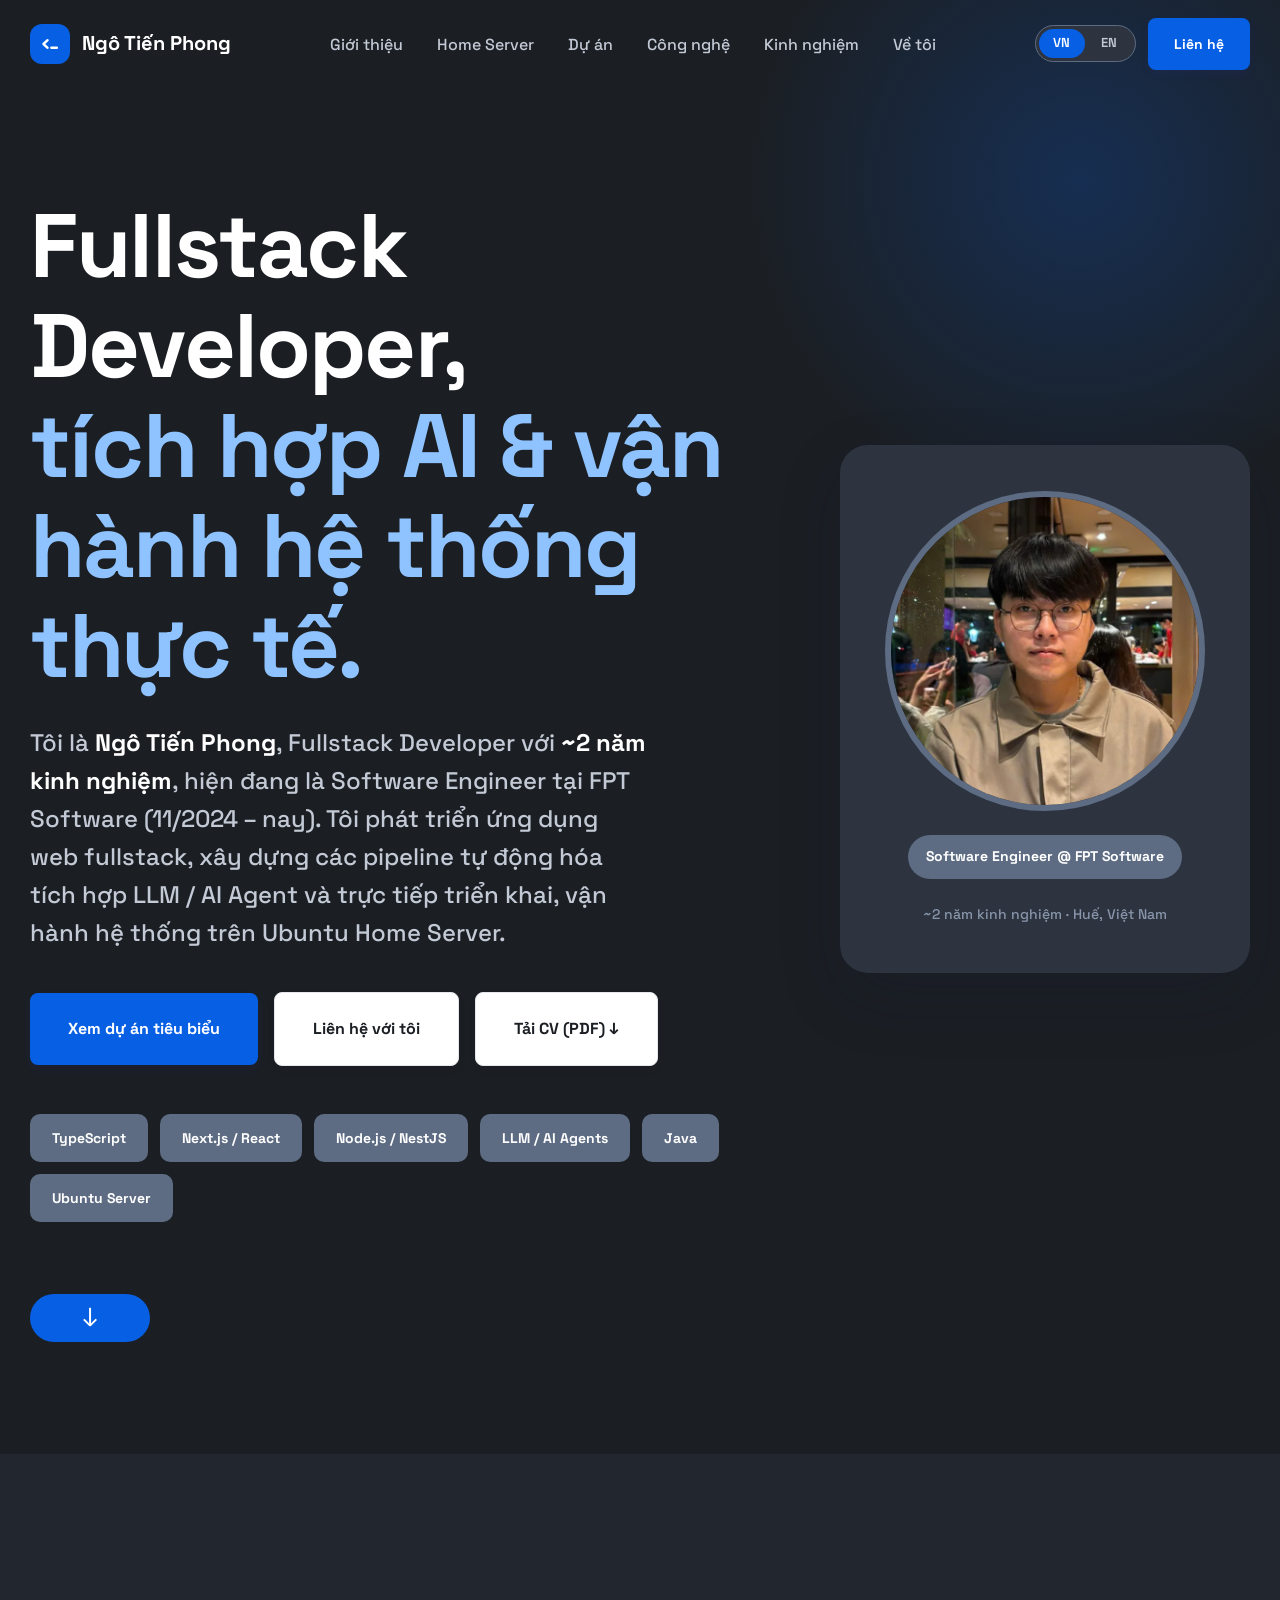
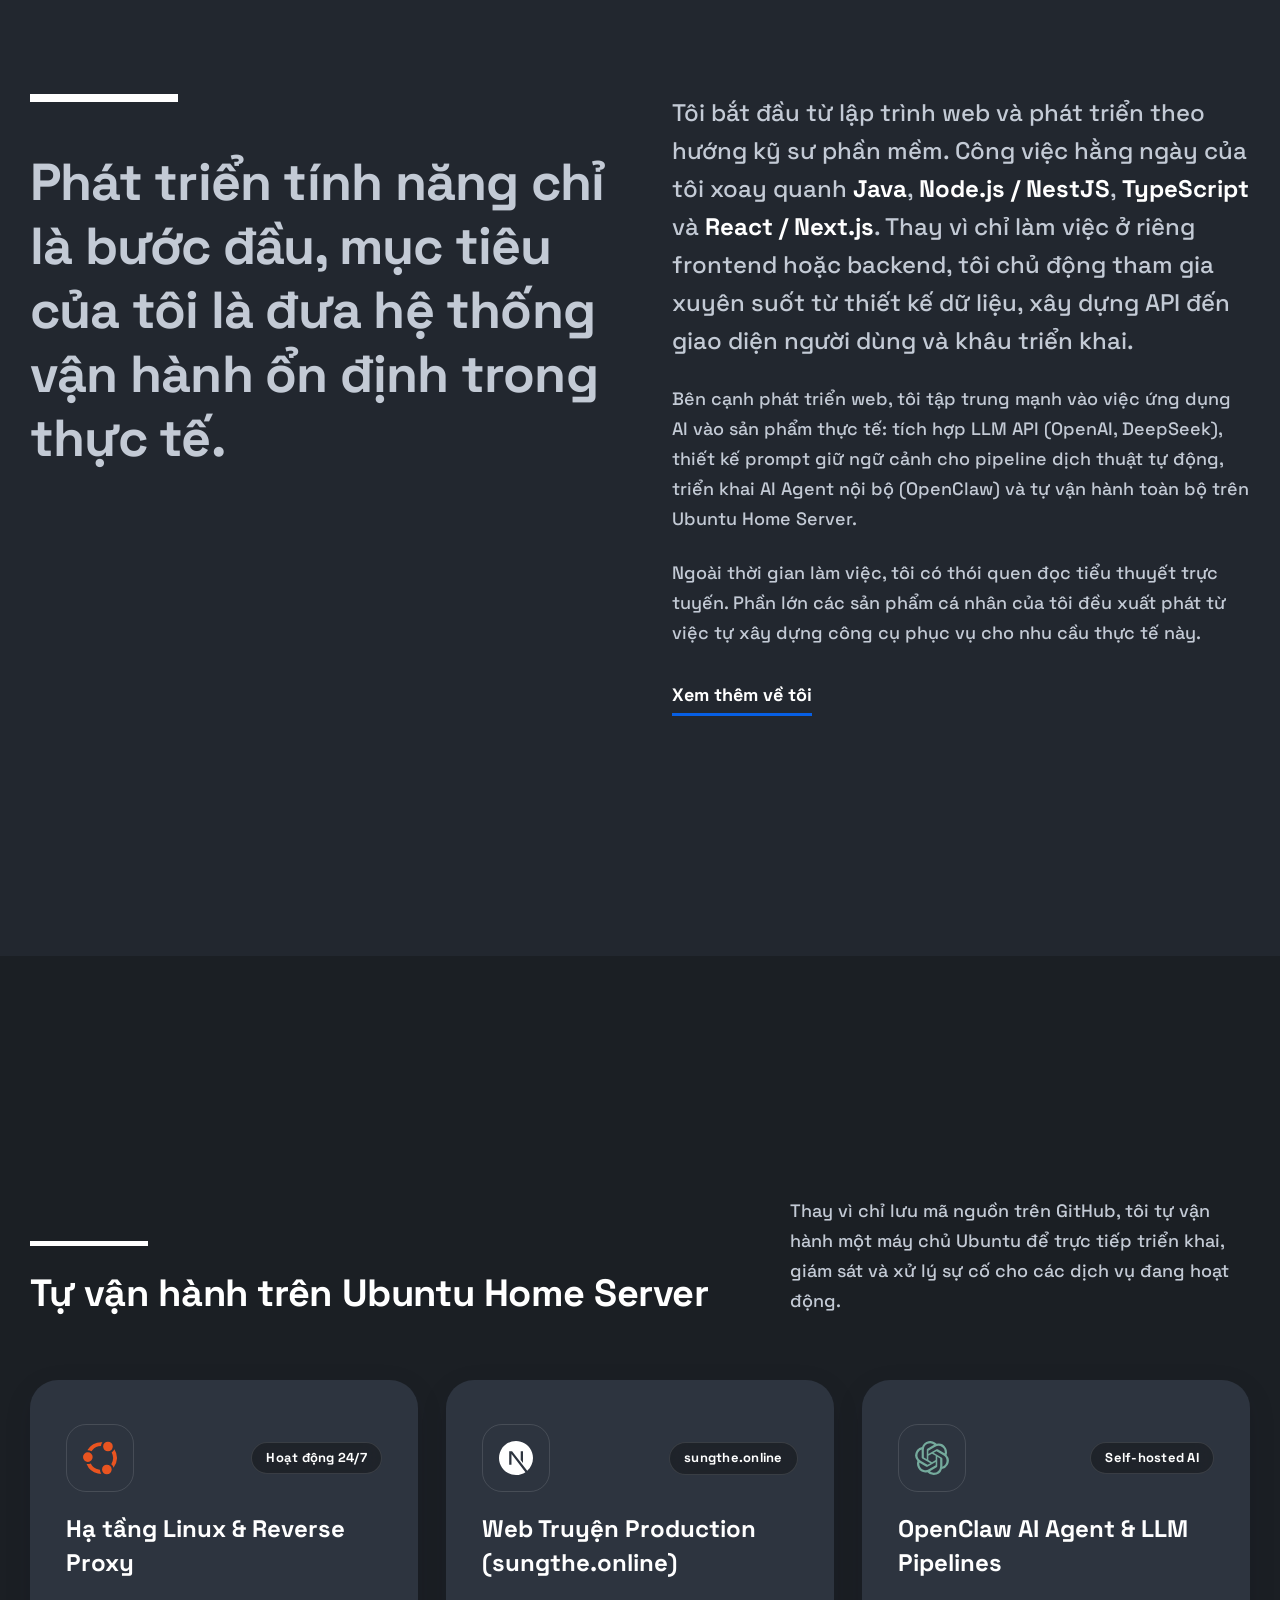
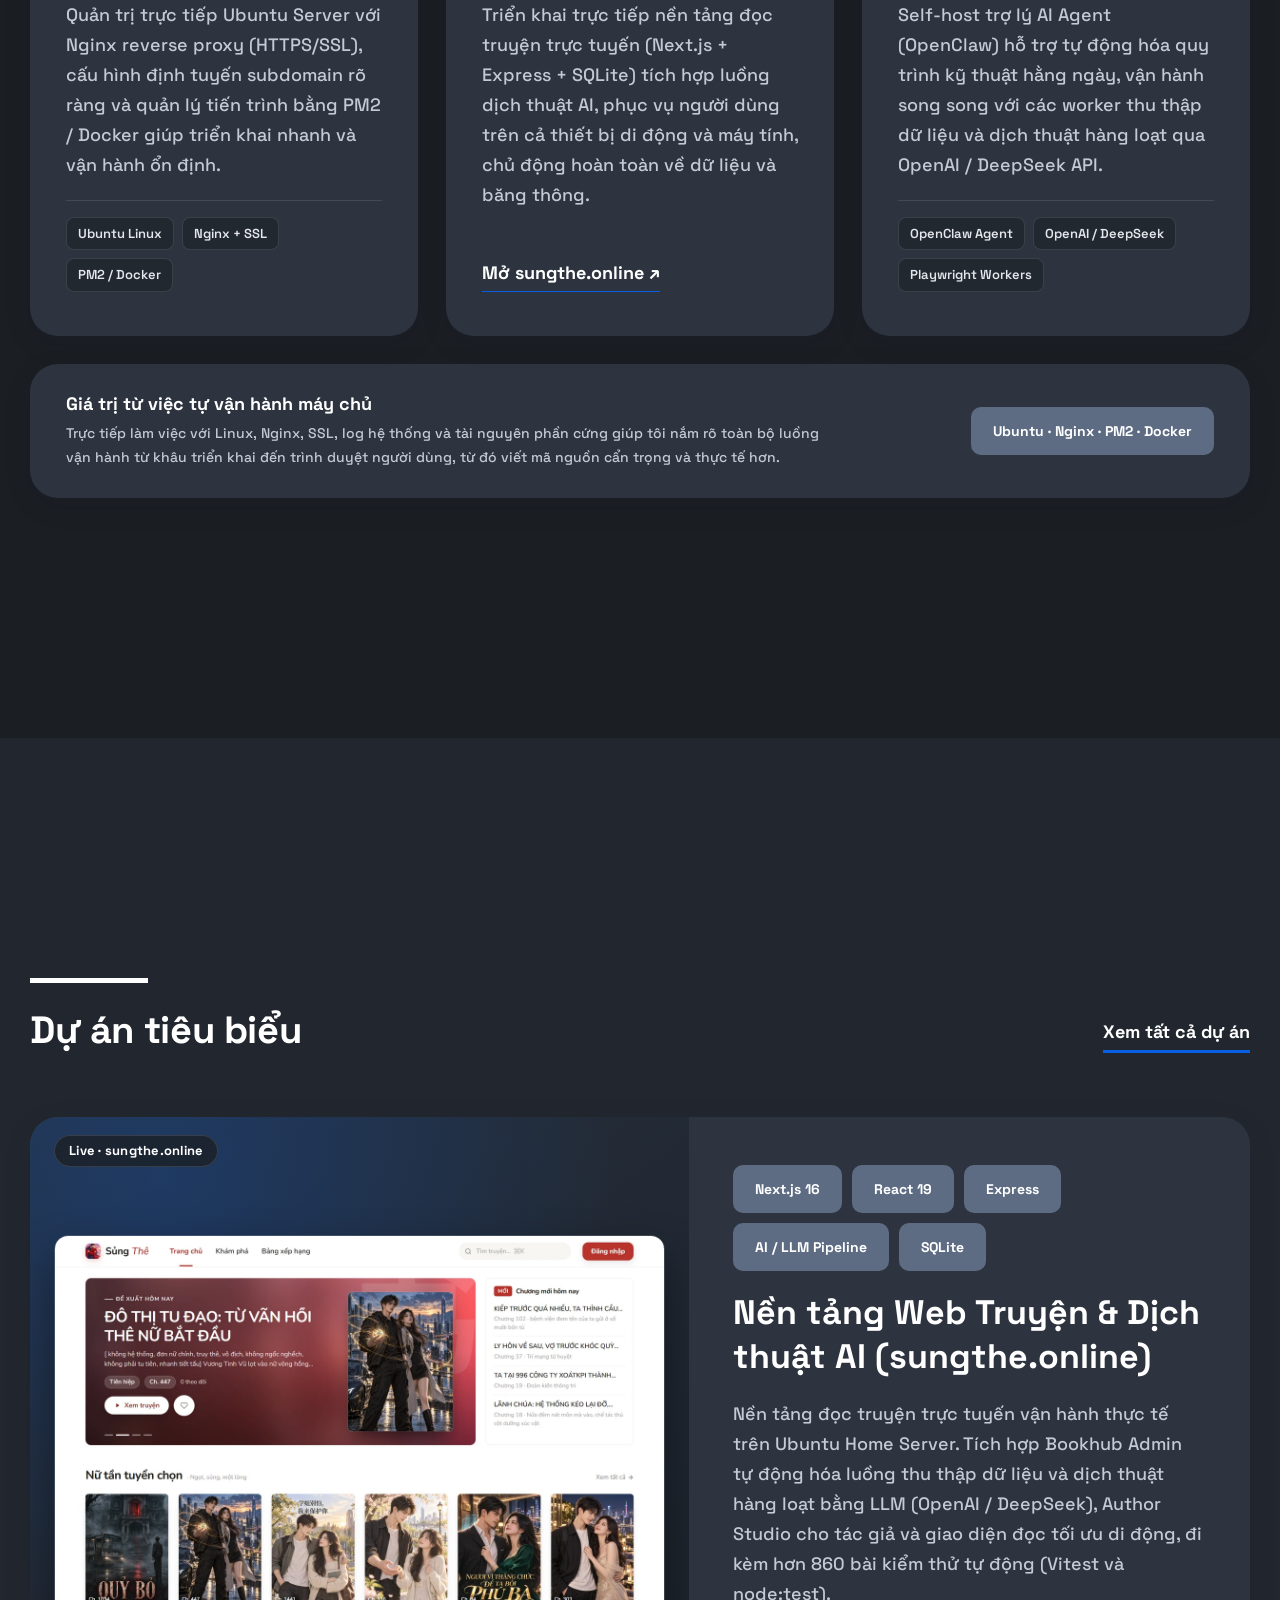
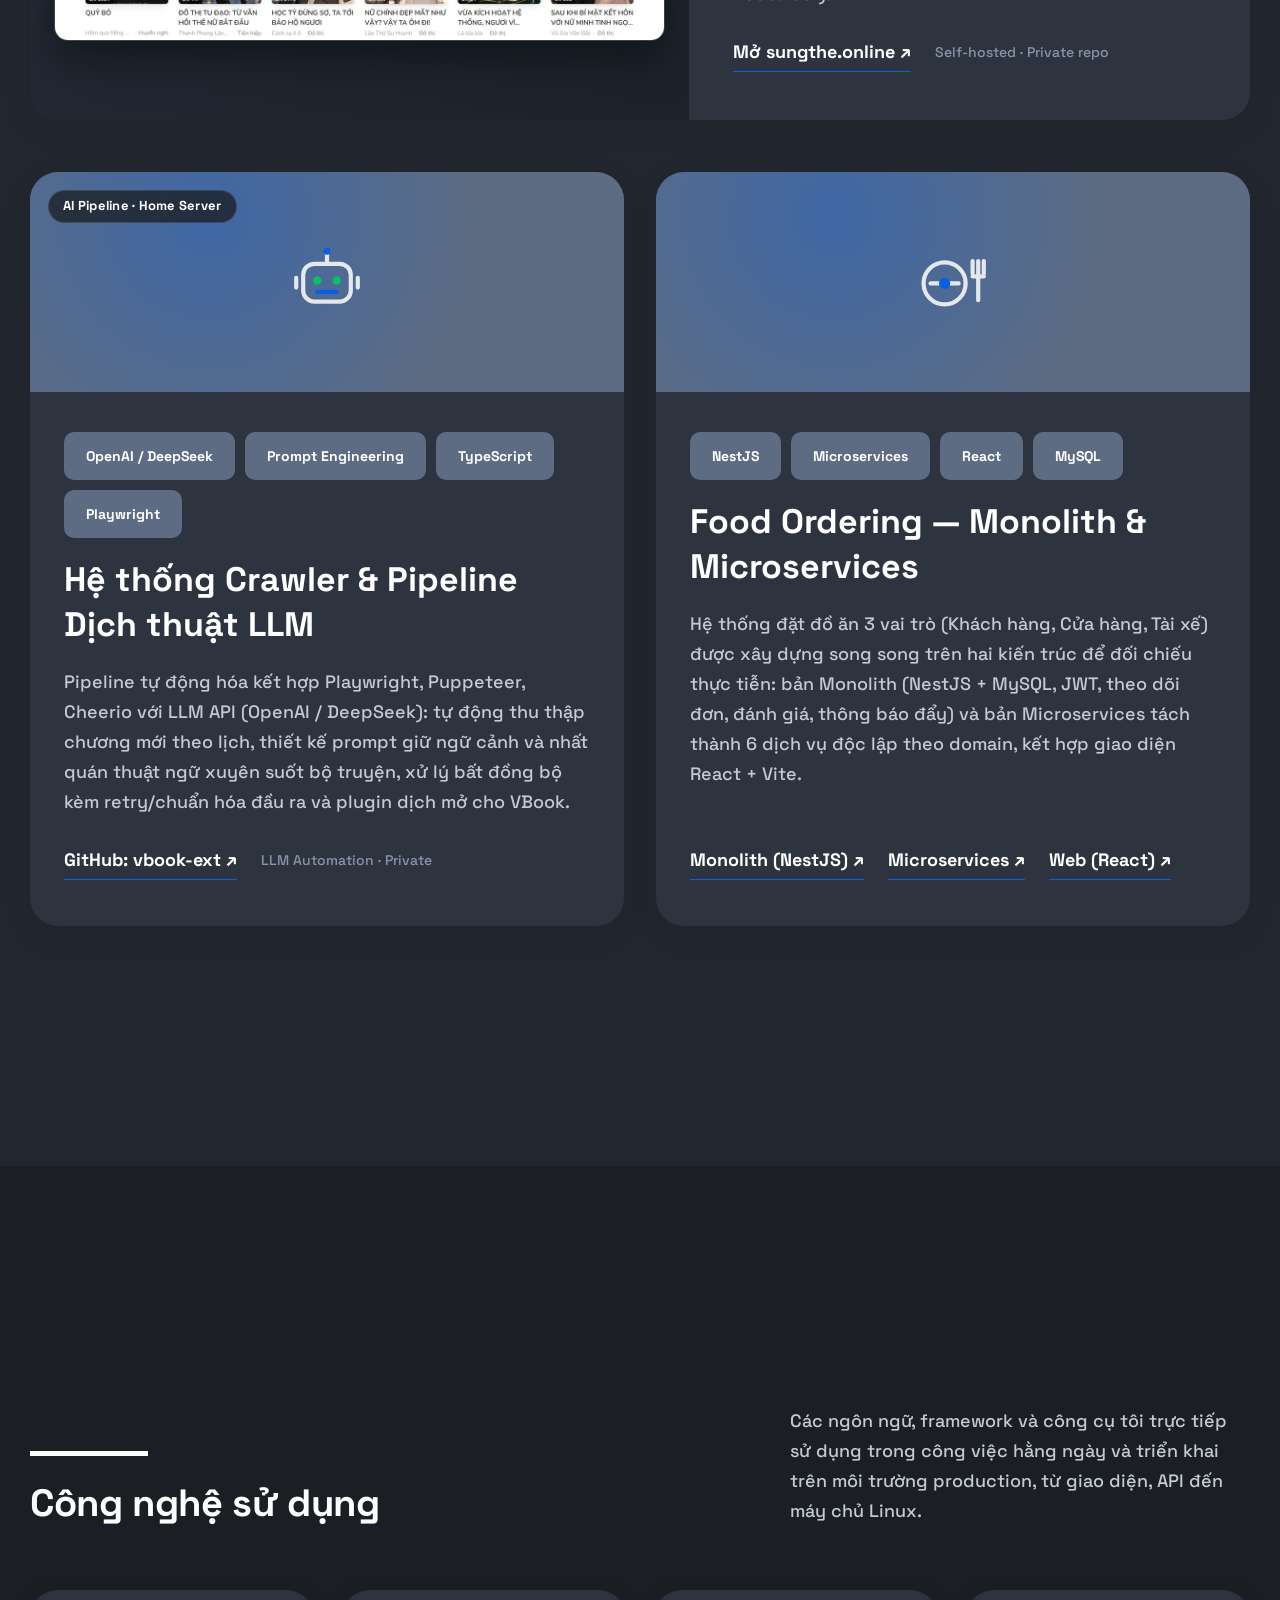
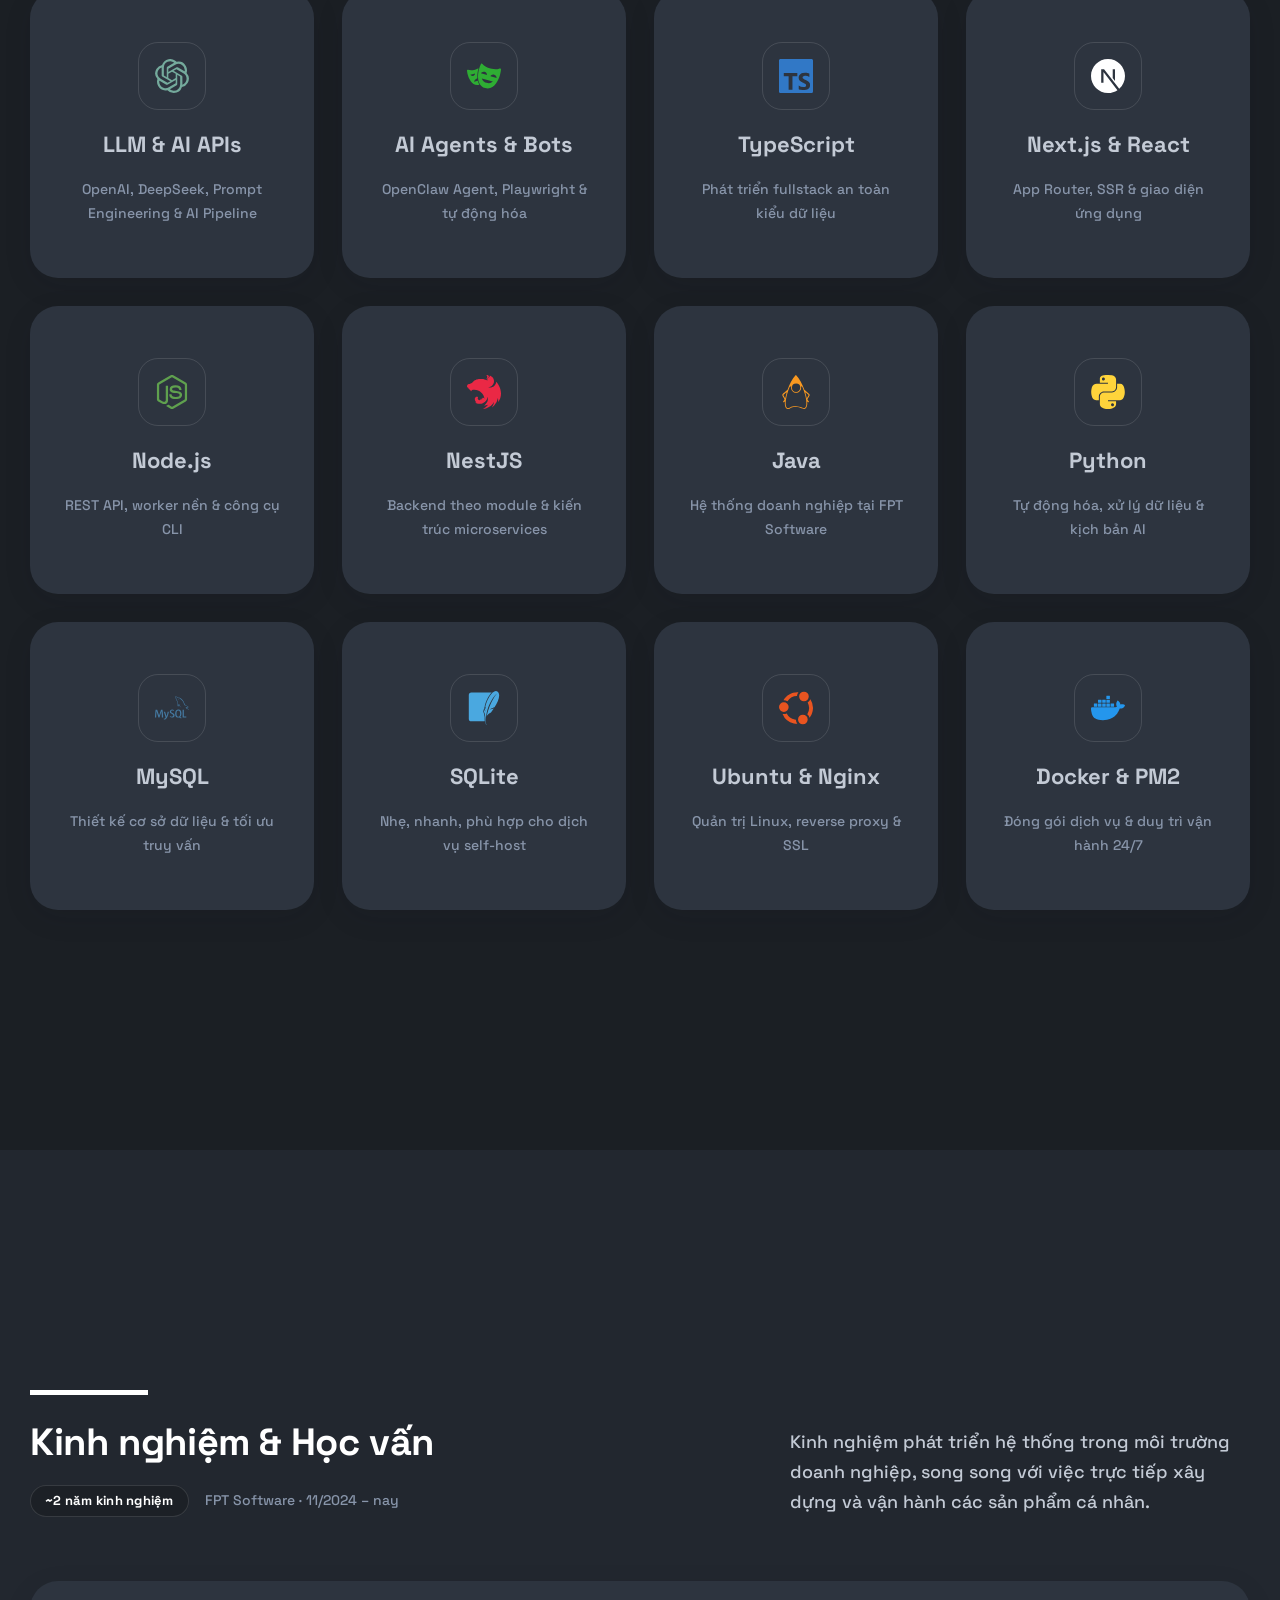
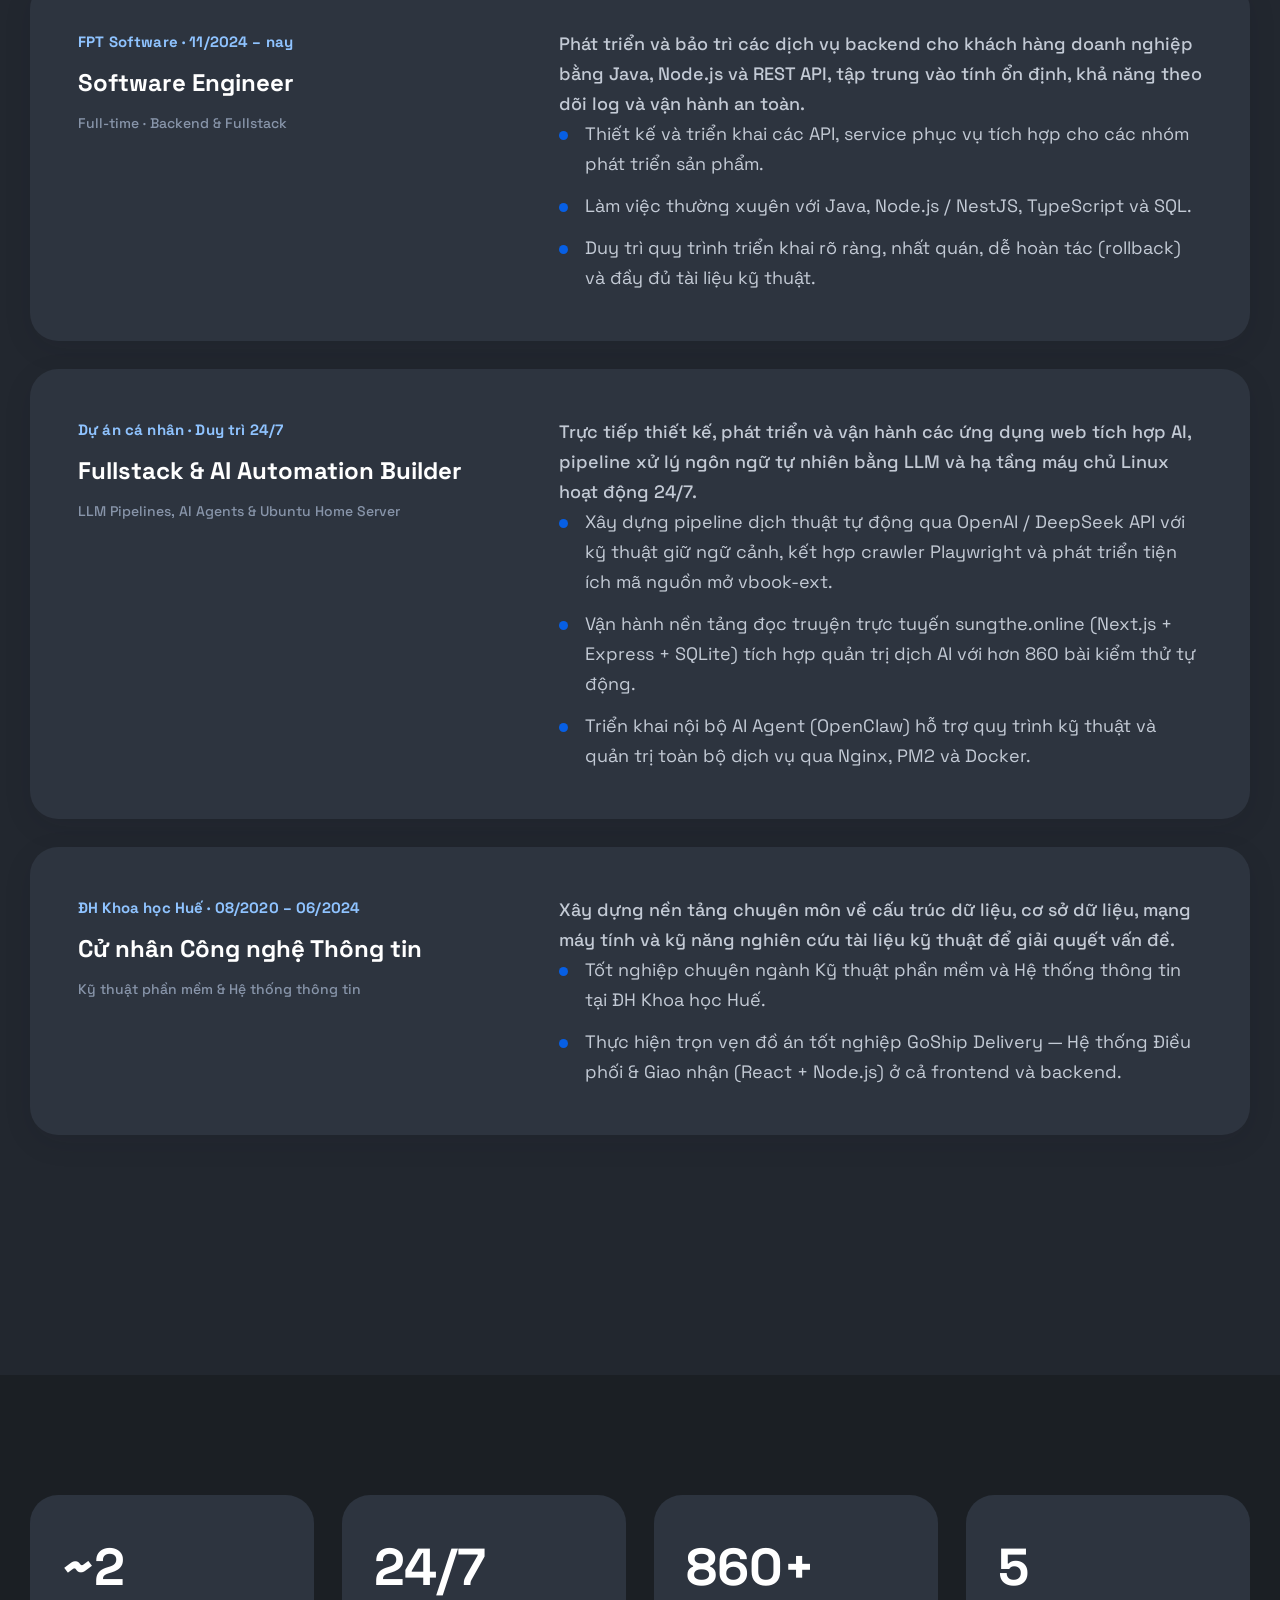
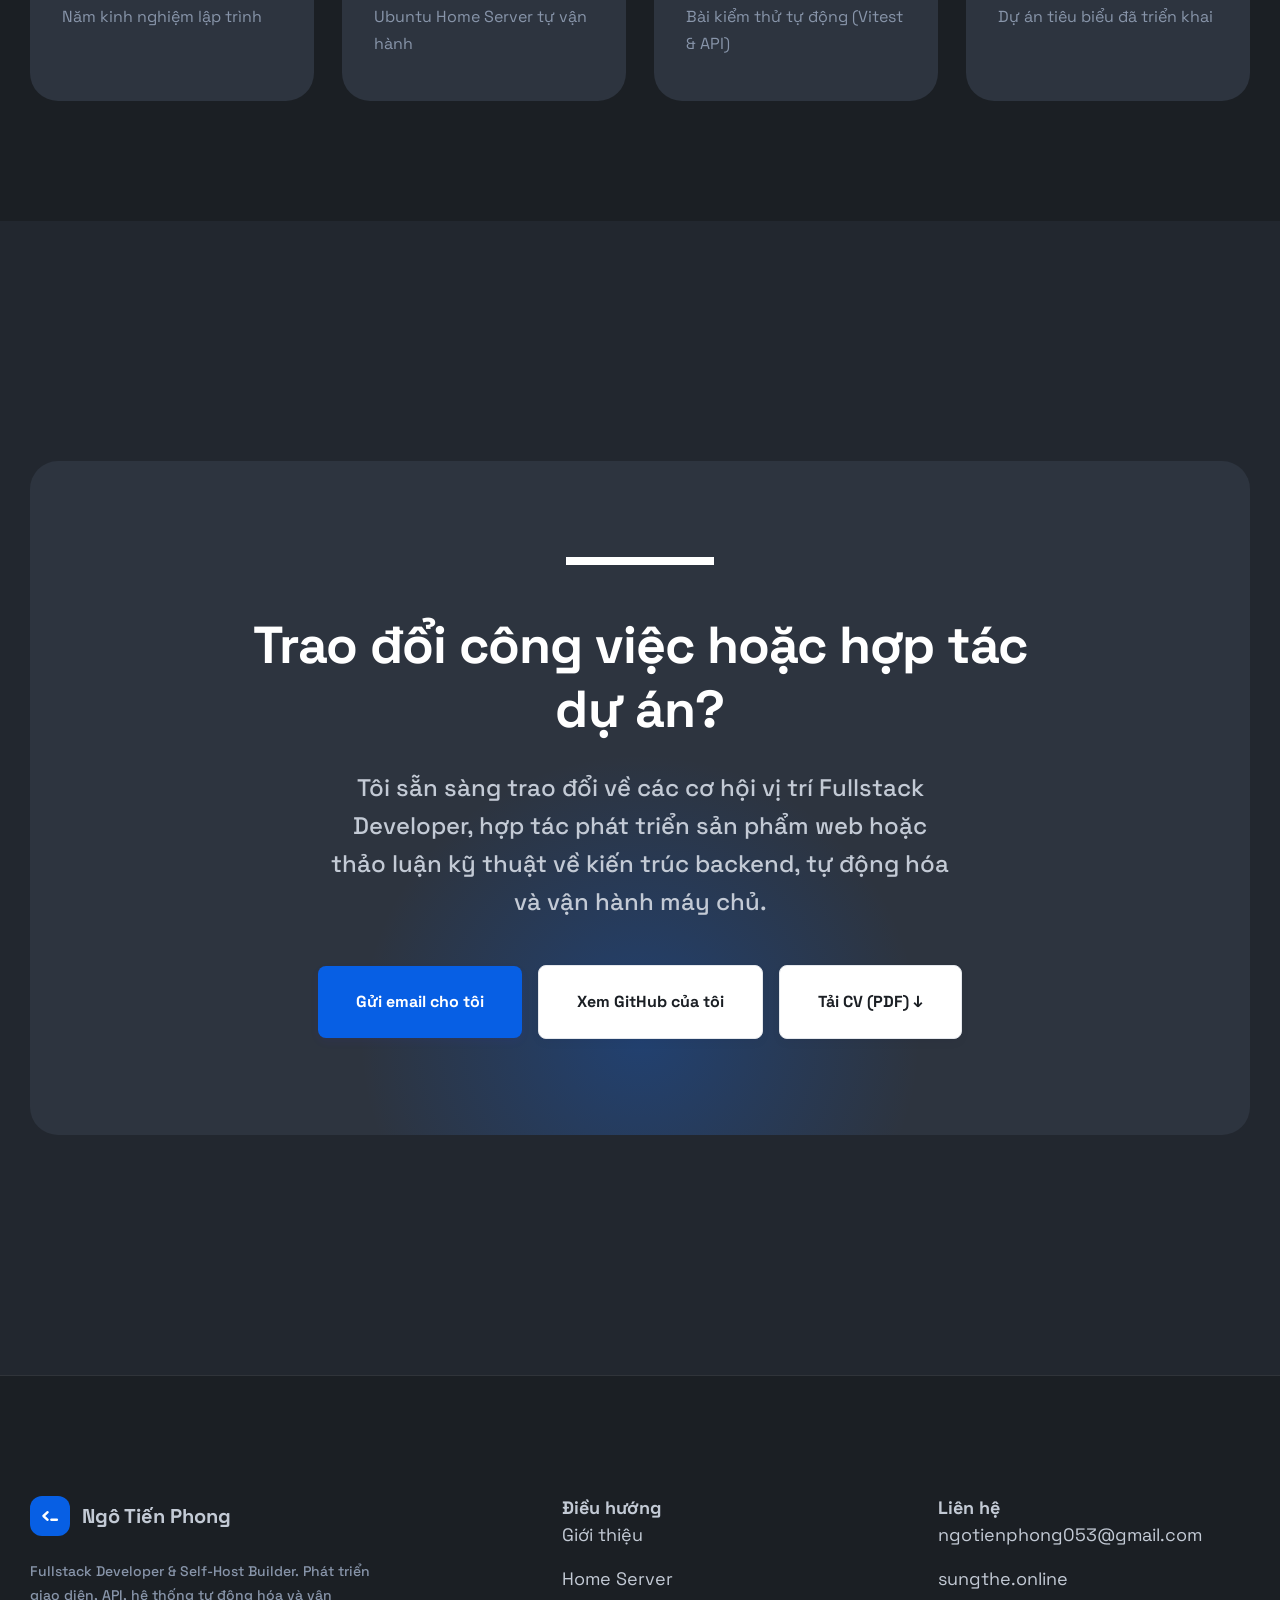
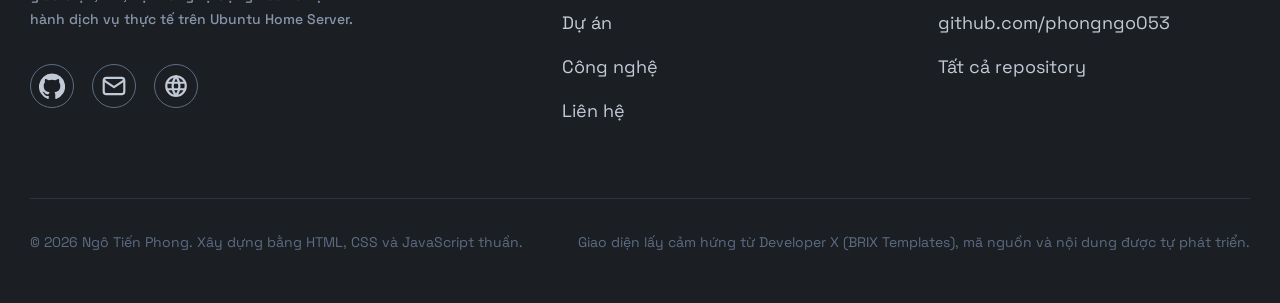
<file: index.html>
<!DOCTYPE html>
<html lang="vi">

<head>
  <meta charset="UTF-8">
  <meta name="viewport" content="width=device-width, initial-scale=1.0">
  <title data-i18n="meta.home.title">Ngô Tiến Phong — Fullstack Developer &amp; Self-Host Builder</title>
  <meta name="description" data-i18n-content="meta.home.description"
    content="Portfolio của Ngô Tiến Phong — Fullstack Developer (~2 năm kinh nghiệm) tại FPT Software. Phát triển ứng dụng web fullstack (Next.js, React, Node.js, NestJS, Java), hệ thống tự động hóa tích hợp AI và vận hành Ubuntu Home Server.">
  <meta name="author" content="Ngô Tiến Phong">
  <meta name="theme-color" content="#1b1f24">

  <meta property="og:type" content="website">
  <meta property="og:title" data-i18n-content="meta.home.ogTitle" content="Ngô Tiến Phong — Fullstack Developer">
  <meta property="og:description" data-i18n-content="meta.home.ogDescription"
    content="Fullstack Developer phát triển ứng dụng web trọn vẹn và trực tiếp vận hành hệ thống trên Ubuntu Home Server.">
  <meta property="og:image" content="https://phongngo053.github.io/portfolio/assets/avatar.jpg">

  <link rel="icon" type="image/svg+xml" href="assets/favicon.svg">
  <link rel="preconnect" href="https://fonts.googleapis.com">
  <link rel="preconnect" href="https://fonts.gstatic.com" crossorigin>
  <link rel="stylesheet"
    href="https://fonts.googleapis.com/css2?family=Space+Grotesk:wght@300;400;500;600;700&display=swap">
  <link rel="stylesheet" href="css/main.css?v=20261120">

  <!-- Pick the saved locale before the first paint so the page never flashes the wrong language. -->
  <script>
    (function () {
      var lang = "vi";
      try { lang = localStorage.getItem("phong-lang") || "vi"; } catch (e) { }
      if (lang !== "vi" && lang !== "en") lang = "vi";
      document.documentElement.setAttribute("lang", lang);
      if (lang !== "vi") {
        document.documentElement.setAttribute("data-lang-pending", lang);
        setTimeout(function () {
          document.documentElement.removeAttribute("data-lang-pending");
        }, 2000);
      }
    })();
  </script>

  <script src="js/i18n.js?v=20261120" defer></script>
  <script src="js/main.js?v=20261120" defer></script>
</head>

<body>

  <!-- ============================== NAV ============================== -->
  <header class="nav">
    <div class="container nav-inner">
      <a class="nav-logo" href="index.html" aria-label="Ngô Tiến Phong — trang chủ"
        data-i18n-attr="aria-label:nav.home">
        <span class="logo-mark" aria-hidden="true">
          <svg width="22" height="22" viewBox="0 0 64 64" fill="none" stroke="currentColor" stroke-width="7"
            stroke-linecap="round" stroke-linejoin="round">
            <path d="M25 21 L13 32 L25 43" />
            <path d="M36 43 H52" />
          </svg>
        </span>
        <span>Ngô Tiến Phong</span>
      </a>

      <nav aria-label="Primary">
        <ul class="nav-links" id="nav-links">
          <li><a href="#about" data-i18n="nav.about">Giới thiệu</a></li>
          <li><a href="#homelab" data-i18n="nav.homelab">Home Server</a></li>
          <li><a href="#projects" data-i18n="nav.projects">Dự án</a></li>
          <li><a href="#stack" data-i18n="nav.stack">Công nghệ</a></li>
          <li><a href="#experience" data-i18n="nav.experience">Kinh nghiệm</a></li>
          <li><a href="about.html" data-i18n="nav.aboutPage">Về tôi</a></li>
          <li class="nav-lang">
            <div class="lang-switch" role="group" aria-label="Đổi ngôn ngữ" data-i18n-attr="aria-label:nav.langSwitch">
              <button class="lang-option is-active" type="button" data-lang="vi" aria-pressed="true">VN</button>
              <button class="lang-option" type="button" data-lang="en" aria-pressed="false">EN</button>
            </div>
          </li>
        </ul>
      </nav>

      <div class="nav-actions">
        <div class="lang-switch lang-switch-desktop" role="group" aria-label="Đổi ngôn ngữ"
          data-i18n-attr="aria-label:nav.langSwitch">
          <button class="lang-option is-active" type="button" data-lang="vi" aria-pressed="true">VN</button>
          <button class="lang-option" type="button" data-lang="en" aria-pressed="false">EN</button>
        </div>
        <a class="btn btn-primary btn-small" href="#contact" data-i18n="nav.talk">Liên hệ</a>
        <button class="nav-toggle" id="nav-toggle" type="button" aria-expanded="false" aria-controls="nav-links"
          aria-label="Mở hoặc đóng menu" data-i18n-attr="aria-label:nav.toggle">
          <span></span>
        </button>
      </div>
    </div>
  </header>

  <main>

    <!-- ============================== HERO ============================== -->
    <section class="hero" id="home">
      <div class="container">
        <div class="hero-grid">
          <div class="hero-copy">

            <h1 class="display-1" data-i18n-html="hero.title">
              Fullstack Developer,<br />
              <span class="accent">tích hợp AI &amp; vận hành hệ thống thực tế.</span>
            </h1>

            <p class="hero-lead" data-i18n-html="hero.lead">
              Tôi là <strong class="bold">Ngô Tiến Phong</strong>, Fullstack Developer với
              <strong class="bold">~2 năm kinh nghiệm</strong>, hiện đang là Software Engineer tại FPT
              Software (11/2024 – nay). Tôi phát triển ứng dụng web fullstack, xây dựng các pipeline tự động
              hóa tích hợp LLM / AI Agent và trực tiếp triển khai, vận hành hệ thống trên Ubuntu Home Server.
            </p>

            <div class="buttons-row">
              <a class="btn btn-primary" href="#projects" data-i18n="hero.viewWork">Xem dự án tiêu biểu</a>
              <a class="btn btn-secondary" href="#contact" data-i18n="hero.getInTouch">Liên hệ với tôi</a>
              <a class="btn btn-secondary" href="assets/Ngo-Tien-Phong-CV-VI.pdf" download data-i18n="cv.download"
                data-i18n-attr="href:cv.file">Tải CV (PDF) ↓</a>
            </div>

            <div class="hero-badges">
              <span class="badge badge-primary small">TypeScript</span>
              <span class="badge badge-primary small">Next.js / React</span>
              <span class="badge badge-primary small">Node.js / NestJS</span>
              <span class="badge badge-primary small">LLM / AI Agents</span>
              <span class="badge badge-primary small">Java</span>
              <span class="badge badge-primary small">Ubuntu Server</span>
            </div>
          </div>

          <div class="hero-visual">
            <div class="hero-visual-card">
              <picture>
                <source srcset="assets/avatar.webp" type="image/webp">
                <img class="avatar-circle _04" src="assets/avatar.jpg" width="320" height="320" fetchpriority="high"
                  alt="Ngô Tiến Phong">
              </picture>
              <p class="hero-status"><span class="dot" aria-hidden="true"></span><span data-i18n="hero.status">Software
                  Engineer @ FPT Software</span></p>
              <p class="body-small text-neutral-500" data-i18n="hero.basedIn">~2 năm kinh nghiệm · Huế, Việt Nam</p>
            </div>
          </div>
        </div>

        <a class="scroll-down" href="#about" aria-label="Cuộn xuống phần giới thiệu"
          data-i18n-attr="aria-label:hero.scroll">↓</a>
      </div>
    </section>

    <!-- ============================== ABOUT ============================== -->
    <section class="section section-alt" id="about">
      <div class="container">
        <div class="about-grid">
          <div class="reveal">
            <div class="heading-top-line large" aria-hidden="true"></div>
            <h2 class="display-3" data-i18n="about.heading">
              Phát triển tính năng chỉ là bước đầu, mục tiêu của tôi là đưa hệ thống vận hành ổn định trong thực tế.
            </h2>
          </div>

          <div class="about-copy reveal">
            <p class="body-large" data-i18n-html="about.p1">
              Tôi bắt đầu từ lập trình web và phát triển theo hướng kỹ sư phần mềm. Công việc hằng ngày
              của tôi xoay quanh <strong class="bold">Java</strong>, <strong class="bold">Node.js / NestJS</strong>,
              <strong class="bold">TypeScript</strong> và <strong class="bold">React / Next.js</strong>.
              Thay vì chỉ làm việc ở riêng frontend hoặc backend, tôi chủ động tham gia xuyên suốt từ thiết
              kế dữ liệu, xây dựng API đến giao diện người dùng và khâu triển khai.
            </p>
            <p data-i18n="about.p2">
              Bên cạnh phát triển web, tôi tập trung mạnh vào việc ứng dụng AI vào sản phẩm thực tế: tích hợp
              LLM API (OpenAI, DeepSeek), thiết kế prompt giữ ngữ cảnh cho pipeline dịch thuật tự động, triển
              khai AI Agent nội bộ (OpenClaw) và tự vận hành toàn bộ trên Ubuntu Home Server.
            </p>
            <p data-i18n="about.p3">
              Ngoài thời gian làm việc, tôi có thói quen đọc tiểu thuyết trực tuyến. Phần lớn các sản phẩm
              cá nhân của tôi đều xuất phát từ việc tự xây dựng công cụ phục vụ cho nhu cầu thực tế này.
            </p>
            <a class="link-underline mt-32" href="about.html" data-i18n="about.more">Xem thêm về tôi</a>
          </div>
        </div>
      </div>
    </section>

    <!-- ============================== HOME SERVER ============================== -->
    <section class="section" id="homelab">
      <div class="container">
        <div class="section-head reveal">
          <div>
            <div class="heading-top-line" aria-hidden="true"></div>
            <h2 class="display-4" data-i18n="homelab.heading">Tự vận hành trên Ubuntu Home Server</h2>
          </div>
          <p class="body-default" data-i18n="homelab.intro">
            Thay vì chỉ lưu mã nguồn trên GitHub, tôi tự vận hành một máy chủ Ubuntu để trực tiếp triển
            khai, giám sát và xử lý sự cố cho các dịch vụ đang hoạt động.
          </p>
        </div>

        <div class="homelab-grid">
          <article class="card card-homelab reveal">
            <div class="homelab-head">
              <span class="skill-mark" style="--mark:#e95420;--icon:url(../assets/tech-icons/ubuntu.svg)" aria-hidden="true"></span>
              <span class="status-pill"><span class="dot" aria-hidden="true"></span><span
                  data-i18n="homelab.badgeLive">Hoạt động 24/7</span></span>
            </div>
            <h3 class="h3" data-i18n="homelab.c1Title">Hạ tầng Linux &amp; Reverse Proxy</h3>
            <p class="body-default" data-i18n="homelab.c1Desc">
              Quản trị trực tiếp Ubuntu Server với Nginx reverse proxy (HTTPS/SSL), cấu hình định tuyến
              subdomain rõ ràng và quản lý tiến trình bằng PM2 / Docker giúp triển khai nhanh và vận hành
              ổn định.
            </p>
            <div class="homelab-specs">
              <span class="homelab-spec">Ubuntu Linux</span>
              <span class="homelab-spec">Nginx + SSL</span>
              <span class="homelab-spec">PM2 / Docker</span>
            </div>
          </article>

          <article class="card card-homelab reveal">
            <div class="homelab-head">
              <span class="skill-mark" style="--mark:#ffffff;--icon:url(../assets/tech-icons/nextjs.svg)" aria-hidden="true"></span>
              <span class="status-pill"><span class="dot" aria-hidden="true"></span><span>sungthe.online</span></span>
            </div>
            <h3 class="h3" data-i18n="homelab.c2Title">Web Truyện Production (sungthe.online)</h3>
            <p class="body-default" data-i18n="homelab.c2Desc">
              Triển khai trực tiếp nền tảng đọc truyện trực tuyến (Next.js + Express + SQLite) tích hợp luồng
              dịch thuật AI, phục vụ người dùng trên cả thiết bị di động và máy tính, chủ động hoàn toàn về
              dữ liệu và băng thông.
            </p>
            <div>
              <a class="link-underline small" href="https://sungthe.online" target="_blank" rel="noopener"
                data-i18n="homelab.c2Link">Mở sungthe.online ↗</a>
            </div>
          </article>

          <article class="card card-homelab reveal">
            <div class="homelab-head">
              <span class="skill-mark" style="--mark:#74aa9c;--icon:url(../assets/tech-icons/openai.svg)" aria-hidden="true"></span>
              <span class="status-pill is-subtle"><span class="dot" aria-hidden="true"></span><span
                  data-i18n="homelab.badgeSelf">Self-hosted AI</span></span>
            </div>
            <h3 class="h3" data-i18n="homelab.c3Title">OpenClaw AI Agent &amp; LLM Pipelines</h3>
            <p class="body-default" data-i18n="homelab.c3Desc">
              Self-host trợ lý AI Agent (OpenClaw) hỗ trợ tự động hóa quy trình kỹ thuật hằng ngày, vận hành
              song song với các worker thu thập dữ liệu và dịch thuật hàng loạt qua OpenAI / DeepSeek API.
            </p>
            <div class="homelab-specs">
              <span class="homelab-spec">OpenClaw Agent</span>
              <span class="homelab-spec">OpenAI / DeepSeek</span>
              <span class="homelab-spec">Playwright Workers</span>
            </div>
          </article>
        </div>

        <div class="card homelab-banner reveal">
          <div class="homelab-banner-copy">
            <h3 class="h5" data-i18n="homelab.bannerTitle">Giá trị từ việc tự vận hành máy chủ</h3>
            <p class="body-small text-neutral-400" data-i18n="homelab.bannerDesc">
              Trực tiếp làm việc với Linux, Nginx, SSL, log hệ thống và tài nguyên phần cứng giúp tôi nắm rõ
              toàn bộ luồng vận hành từ khâu triển khai đến trình duyệt người dùng, từ đó viết mã nguồn cẩn
              trọng và thực tế hơn.
            </p>
          </div>
          <span class="badge badge-primary small" data-i18n="homelab.bannerBadge">Ubuntu · Nginx · PM2 · Docker</span>
        </div>
      </div>
    </section>

    <!-- ============================== PROJECTS ============================== -->
    <section class="section section-alt" id="projects">
      <div class="container">
        <div class="section-head reveal">
          <div>
            <div class="heading-top-line" aria-hidden="true"></div>
            <h2 class="display-4" data-i18n="projects.heading">Dự án tiêu biểu</h2>
          </div>
          <a class="link-underline" href="projects.html" data-i18n="projects.viewAll">Xem tất cả dự án</a>
        </div>

        <div class="projects-grid">

          <article class="card card-project card-project-featured reveal">
            <div class="card-project-visual has-screenshot">
              <span class="status-pill"><span class="dot" aria-hidden="true"></span><span
                  data-i18n="projects.liveBadge">Live · sungthe.online</span></span>
              <a class="card-project-preview-link" href="https://sungthe.online" target="_blank" rel="noopener"
                aria-label="Mở trang web sungthe.online trong tab mới"
                data-i18n-attr="aria-label:projects.sungthePreviewLabel">
                <picture>
                  <source srcset="assets/projects/sungthe.webp" type="image/webp">
                  <img src="assets/projects/sungthe.jpg" width="1280" height="850" loading="lazy" decoding="async"
                    alt="Ảnh chụp màn hình trang chủ nền tảng đọc truyện trực tuyến (sungthe.online)"
                    data-i18n-attr="alt:projects.sungtheAlt">
                </picture>
              </a>
            </div>
            <div class="card-project-body">
              <div class="card-project-tags">
                <span class="badge badge-primary small">Next.js 16</span>
                <span class="badge badge-primary small">React 19</span>
                <span class="badge badge-primary small">Express</span>
                <span class="badge badge-primary small">AI / LLM Pipeline</span>
                <span class="badge badge-primary small">SQLite</span>
              </div>
              <h3 class="card-project-title" data-i18n="projects.sungtheTitle">Nền tảng Web Truyện &amp; Dịch thuật AI
                (sungthe.online)</h3>
              <p class="body-default" data-i18n="projects.sungtheDesc">
                Nền tảng đọc truyện trực tuyến vận hành thực tế trên Ubuntu Home Server. Tích hợp Bookhub
                Admin tự động hóa luồng thu thập dữ liệu và dịch thuật hàng loạt bằng LLM (OpenAI / DeepSeek),
                Author Studio cho tác giả và giao diện đọc tối ưu di động, đi kèm hơn 860 bài kiểm thử tự động
                (Vitest và node:test).
              </p>
              <div class="card-project-links">
                <a class="link-underline small" href="https://sungthe.online" target="_blank" rel="noopener"
                  data-i18n="projects.openSungthe">Mở sungthe.online ↗</a>
                <span class="card-project-meta" data-i18n="projects.privateRepoNote">Self-hosted · Private repo</span>
              </div>
            </div>
          </article>

          <article class="card card-project reveal">
            <div class="card-project-visual">
              <span class="status-pill is-subtle"><span class="dot" aria-hidden="true"></span><span
                  data-i18n="projects.selfHostedBadge">AI Pipeline · Home Server</span></span>
              <img src="assets/projects/novel-bots.svg" width="84" height="84" alt="">
            </div>
            <div class="card-project-body">
              <div class="card-project-tags">
                <span class="badge badge-primary small">OpenAI / DeepSeek</span>
                <span class="badge badge-primary small">Prompt Engineering</span>
                <span class="badge badge-primary small">TypeScript</span>
                <span class="badge badge-primary small">Playwright</span>
              </div>
              <h3 class="card-project-title" data-i18n="projects.botsTitle">Hệ thống Crawler &amp; Pipeline Dịch thuật
                LLM</h3>
              <p class="body-default" data-i18n="projects.botsDesc">
                Pipeline tự động hóa kết hợp Playwright, Puppeteer, Cheerio với LLM API (OpenAI / DeepSeek):
                tự động thu thập chương mới theo lịch, thiết kế prompt giữ ngữ cảnh và nhất quán thuật ngữ
                xuyên suốt bộ truyện, xử lý bất đồng bộ kèm retry/chuẩn hóa đầu ra và plugin dịch mở cho VBook.
              </p>
              <div class="card-project-links">
                <a class="link-underline small" href="https://github.com/phongngo053/vbook-ext" target="_blank"
                  rel="noopener" data-i18n="projects.openVbook">GitHub: vbook-ext ↗</a>
                <span class="card-project-meta" data-i18n="projects.botsNote">LLM Automation · Private</span>
              </div>
            </div>
          </article>

          <article class="card card-project reveal">
            <div class="card-project-visual">
              <img src="assets/projects/food-ordering-nestjs.svg" width="84" height="84" alt="">
            </div>
            <div class="card-project-body">
              <div class="card-project-tags">
                <span class="badge badge-primary small">NestJS</span>
                <span class="badge badge-primary small">Microservices</span>
                <span class="badge badge-primary small">React</span>
                <span class="badge badge-primary small">MySQL</span>
              </div>
              <h3 class="card-project-title" data-i18n="projects.foodTitle">Food Ordering — Monolith &amp; Microservices
              </h3>
              <p class="body-default" data-i18n="projects.foodDesc">
                Hệ thống đặt đồ ăn 3 vai trò (Khách hàng, Cửa hàng, Tài xế) được xây dựng song song trên hai
                kiến trúc để đối chiếu thực tiễn: bản Monolith (NestJS + MySQL, JWT, theo dõi đơn, đánh giá,
                thông báo đẩy) và bản Microservices tách thành 6 dịch vụ độc lập theo domain, kết hợp giao
                diện React + Vite.
              </p>
              <div class="card-project-links">
                <a class="link-underline small" href="https://github.com/phongngo053/food-ordering-nestjs"
                  target="_blank" rel="noopener" data-i18n="projects.linkMonolith">Monolith (NestJS) ↗</a>
                <a class="link-underline small" href="https://github.com/phongngo053/food-ordering-micro"
                  target="_blank" rel="noopener" data-i18n="projects.linkMicro">Microservices ↗</a>
                <a class="link-underline small" href="https://github.com/phongngo053/food-ordering-react"
                  target="_blank" rel="noopener" data-i18n="projects.linkWeb">Web (React) ↗</a>
              </div>
            </div>
          </article>

        </div>
      </div>
    </section>

    <!-- ============================== STACK ============================== -->
    <section class="section" id="stack">
      <div class="container">
        <div class="section-head reveal">
          <div>
            <div class="heading-top-line" aria-hidden="true"></div>
            <h2 class="display-4" data-i18n="stack.heading">Công nghệ sử dụng</h2>
          </div>
          <p class="body-default" data-i18n="stack.intro">
            Các ngôn ngữ, framework và công cụ tôi trực tiếp sử dụng trong công việc hằng ngày và triển
            khai trên môi trường production, từ giao diện, API đến máy chủ Linux.
          </p>
        </div>

        <div class="stack-grid">
          <div class="card card-skills reveal">
            <span class="skill-mark" style="--mark:#74aa9c;--icon:url(../assets/tech-icons/openai.svg)" aria-hidden="true"></span>
            <h3 class="h4">LLM &amp; AI APIs</h3>
            <p class="body-small text-neutral-500" data-i18n="stack.llm">OpenAI, DeepSeek, Prompt Engineering &amp; AI
              Pipeline</p>
          </div>
          <div class="card card-skills reveal">
            <span class="skill-mark" style="--mark:#2ead33;--icon:url(../assets/tech-icons/playwright.svg)" aria-hidden="true"></span>
            <h3 class="h4">AI Agents &amp; Bots</h3>
            <p class="body-small text-neutral-500" data-i18n="stack.bots">OpenClaw Agent, Playwright &amp; tự động hóa
            </p>
          </div>
          <div class="card card-skills reveal">
            <span class="skill-mark" style="--mark:#3178c6;--icon:url(../assets/tech-icons/typescript.svg)" aria-hidden="true"></span>
            <h3 class="h4">TypeScript</h3>
            <p class="body-small text-neutral-500" data-i18n="stack.ts">Phát triển fullstack an toàn kiểu dữ liệu</p>
          </div>
          <div class="card card-skills reveal">
            <span class="skill-mark" style="--mark:#ffffff;--icon:url(../assets/tech-icons/nextjs.svg)" aria-hidden="true"></span>
            <h3 class="h4">Next.js &amp; React</h3>
            <p class="body-small text-neutral-500" data-i18n="stack.next">App Router, SSR &amp; giao diện ứng dụng</p>
          </div>
          <div class="card card-skills reveal">
            <span class="skill-mark" style="--mark:#5fa04e;--icon:url(../assets/tech-icons/nodejs.svg)" aria-hidden="true"></span>
            <h3 class="h4">Node.js</h3>
            <p class="body-small text-neutral-500" data-i18n="stack.node">REST API, worker nền &amp; công cụ CLI</p>
          </div>
          <div class="card card-skills reveal">
            <span class="skill-mark" style="--mark:#ea2845;--icon:url(../assets/tech-icons/nestjs.svg)" aria-hidden="true"></span>
            <h3 class="h4">NestJS</h3>
            <p class="body-small text-neutral-500" data-i18n="stack.nest">Backend theo module &amp; kiến trúc
              microservices</p>
          </div>
          <div class="card card-skills reveal">
            <span class="skill-mark" style="--mark:#f89820;--icon:url(../assets/tech-icons/java.svg)" aria-hidden="true"></span>
            <h3 class="h4">Java</h3>
            <p class="body-small text-neutral-500" data-i18n="stack.java">Hệ thống doanh nghiệp tại FPT Software</p>
          </div>
          <div class="card card-skills reveal">
            <span class="skill-mark" style="--mark:#ffd43b;--icon:url(../assets/tech-icons/python.svg)" aria-hidden="true"></span>
            <h3 class="h4">Python</h3>
            <p class="body-small text-neutral-500" data-i18n="stack.python">Tự động hóa, xử lý dữ liệu &amp; kịch bản AI
            </p>
          </div>
          <div class="card card-skills reveal">
            <span class="skill-mark" style="--mark:#4479a1;--icon:url(../assets/tech-icons/mysql.svg)" aria-hidden="true"></span>
            <h3 class="h4">MySQL</h3>
            <p class="body-small text-neutral-500" data-i18n="stack.mysql">Thiết kế cơ sở dữ liệu &amp; tối ưu truy vấn
            </p>
          </div>
          <div class="card card-skills reveal">
            <span class="skill-mark" style="--mark:#4aa8e0;--icon:url(../assets/tech-icons/sqlite.svg)" aria-hidden="true"></span>
            <h3 class="h4">SQLite</h3>
            <p class="body-small text-neutral-500" data-i18n="stack.sqlite">Nhẹ, nhanh, phù hợp cho dịch vụ self-host
            </p>
          </div>
          <div class="card card-skills reveal">
            <span class="skill-mark" style="--mark:#e95420;--icon:url(../assets/tech-icons/ubuntu.svg)" aria-hidden="true"></span>
            <h3 class="h4">Ubuntu &amp; Nginx</h3>
            <p class="body-small text-neutral-500" data-i18n="stack.ubuntu">Quản trị Linux, reverse proxy &amp; SSL</p>
          </div>
          <div class="card card-skills reveal">
            <span class="skill-mark" style="--mark:#2496ed;--icon:url(../assets/tech-icons/docker.svg)" aria-hidden="true"></span>
            <h3 class="h4">Docker &amp; PM2</h3>
            <p class="body-small text-neutral-500" data-i18n="stack.docker">Đóng gói dịch vụ &amp; duy trì vận hành 24/7
            </p>
          </div>
        </div>
      </div>
    </section>

    <!-- ============================== EXPERIENCE ============================== -->
    <section class="section section-alt" id="experience">
      <div class="container">
        <div class="section-head reveal">
          <div>
            <div class="heading-top-line" aria-hidden="true"></div>
            <h2 class="display-4" data-i18n="exp.heading">Kinh nghiệm &amp; Học vấn</h2>
            <p class="exp-yoe-line">
              <span class="status-pill is-subtle"><span class="dot" aria-hidden="true"></span><span
                  data-i18n="exp.yoeBadge">~2 năm kinh nghiệm</span></span>
              <span class="body-small text-neutral-500" data-i18n="exp.yoeDetail">FPT Software · 11/2024 – nay</span>
            </p>
          </div>
          <p class="body-default" data-i18n="exp.intro">
            Kinh nghiệm phát triển hệ thống trong môi trường doanh nghiệp, song song với việc trực tiếp xây
            dựng và vận hành các sản phẩm cá nhân.
          </p>
        </div>

        <div class="experience-list">
          <div class="card card-experience reveal">
            <div class="experience-role">
              <span class="period" data-i18n="exp.period.current">FPT Software · 11/2024 – nay</span>
              <h3 class="h3" data-i18n="exp.role1">Software Engineer</h3>
              <p class="body-small text-neutral-500" data-i18n="exp.role1.tag">Full-time · Backend &amp; Fullstack</p>
            </div>
            <div>
              <p data-i18n="exp.role1.desc">
                Phát triển và bảo trì các dịch vụ backend cho khách hàng doanh nghiệp bằng Java, Node.js và
                REST API, tập trung vào tính ổn định, khả năng theo dõi log và vận hành an toàn.
              </p>
              <ul>
                <li data-i18n="exp.role1.li1">Thiết kế và triển khai các API, service phục vụ tích hợp cho các nhóm phát
                  triển sản phẩm.</li>
                <li data-i18n="exp.role1.li2">Làm việc thường xuyên với Java, Node.js / NestJS, TypeScript và SQL.</li>
                <li data-i18n="exp.role1.li3">Duy trì quy trình triển khai rõ ràng, nhất quán, dễ hoàn tác (rollback) và
                  đầy đủ tài liệu kỹ thuật.</li>
              </ul>
            </div>
          </div>

          <div class="card card-experience reveal">
            <div class="experience-role">
              <span class="period" data-i18n="exp.period.ongoing">Dự án cá nhân · Duy trì 24/7</span>
              <h3 class="h3" data-i18n="exp.role2">Fullstack &amp; AI Automation Builder</h3>
              <p class="body-small text-neutral-500" data-i18n="exp.role2.tag">LLM Pipelines, AI Agents &amp; Ubuntu
                Home Server</p>
            </div>
            <div>
              <p data-i18n="exp.role2.desc">
                Trực tiếp thiết kế, phát triển và vận hành các ứng dụng web tích hợp AI, pipeline xử lý ngôn
                ngữ tự nhiên bằng LLM và hạ tầng máy chủ Linux hoạt động 24/7.
              </p>
              <ul>
                <li data-i18n="exp.role2.li1">Xây dựng pipeline dịch thuật tự động qua OpenAI / DeepSeek API với kỹ
                  thuật giữ ngữ cảnh, kết hợp crawler Playwright và phát triển tiện ích mã nguồn mở vbook-ext.</li>
                <li data-i18n="exp.role2.li2">Vận hành nền tảng đọc truyện trực tuyến sungthe.online (Next.js + Express
                  + SQLite) tích hợp quản trị dịch AI với hơn 860 bài kiểm thử tự động.</li>
                <li data-i18n="exp.role2.li3">Triển khai nội bộ AI Agent (OpenClaw) hỗ trợ quy trình kỹ thuật và quản
                  trị toàn bộ dịch vụ qua Nginx, PM2 và Docker.</li>
              </ul>
            </div>
          </div>

          <div class="card card-experience reveal">
            <div class="experience-role">
              <span class="period" data-i18n="exp.period.alumni">ĐH Khoa học Huế · 08/2020 – 06/2024</span>
              <h3 class="h3" data-i18n="exp.role3">Cử nhân Công nghệ Thông tin</h3>
              <p class="body-small text-neutral-500" data-i18n="exp.role3.tag">Kỹ thuật phần mềm &amp; Hệ thống thông
                tin</p>
            </div>
            <div>
              <p data-i18n="exp.role3.desc">
                Xây dựng nền tảng chuyên môn về cấu trúc dữ liệu, cơ sở dữ liệu, mạng máy tính và kỹ năng
                nghiên cứu tài liệu kỹ thuật để giải quyết vấn đề.
              </p>
              <ul>
                <li data-i18n="exp.role3.li1">Tốt nghiệp chuyên ngành Kỹ thuật phần mềm và Hệ thống thông tin tại ĐH
                  Khoa học Huế.</li>
                <li data-i18n="exp.role3.li2">Thực hiện trọn vẹn đồ án tốt nghiệp GoShip Delivery — Hệ thống Điều phối
                  &amp; Giao nhận (React + Node.js) ở cả frontend và backend.</li>
              </ul>
            </div>
          </div>
        </div>
      </div>
    </section>

    <!-- ============================== STATS ============================== -->
    <section class="section section-tight">
      <div class="container">
        <div class="stats-grid">
          <div class="stat reveal">
            <span class="stat-value">~2</span>
            <span class="stat-label" data-i18n="stats.yoe">Năm kinh nghiệm lập trình</span>
          </div>
          <div class="stat reveal">
            <span class="stat-value">24/7</span>
            <span class="stat-label" data-i18n="stats.server">Ubuntu Home Server tự vận hành</span>
          </div>
          <div class="stat reveal">
            <span class="stat-value">860+</span>
            <span class="stat-label" data-i18n="stats.tests">Bài kiểm thử tự động (Vitest &amp; API)</span>
          </div>
          <div class="stat reveal">
            <span class="stat-value">5</span>
            <span class="stat-label" data-i18n="stats.projects">Dự án tiêu biểu đã triển khai</span>
          </div>
        </div>
      </div>
    </section>

    <!-- ============================== CTA ============================== -->
    <section class="section section-alt" id="contact">
      <div class="container">
        <div class="cta reveal">
          <div class="heading-top-line large" style="margin-left:auto;margin-right:auto" aria-hidden="true"></div>
          <h2 class="display-3" data-i18n="cta.heading">Trao đổi công việc hoặc hợp tác dự án?</h2>
          <p class="body-large" data-i18n="cta.body">
            Tôi sẵn sàng trao đổi về các cơ hội vị trí Fullstack Developer, hợp tác phát triển sản phẩm
            web hoặc thảo luận kỹ thuật về kiến trúc backend, tự động hóa và vận hành máy chủ.
          </p>
          <div class="buttons-row">
            <a class="btn btn-primary" href="mailto:ngotienphong053@gmail.com" data-i18n="cta.email">Gửi email cho
              tôi</a>
            <a class="btn btn-secondary" href="https://github.com/phongngo053" target="_blank" rel="noopener"
              data-i18n="cta.github">Xem GitHub của tôi</a>
            <a class="btn btn-secondary" href="assets/Ngo-Tien-Phong-CV-VI.pdf" download data-i18n="cv.download"
              data-i18n-attr="href:cv.file">Tải CV (PDF) ↓</a>
          </div>
        </div>
      </div>
    </section>

  </main>

  <!-- ============================== FOOTER ============================== -->
  <footer class="footer">
    <div class="container">
      <div class="footer-grid">
        <div>
          <a class="nav-logo" href="index.html">
            <span class="logo-mark" aria-hidden="true">
              <svg width="22" height="22" viewBox="0 0 64 64" fill="none" stroke="currentColor" stroke-width="7"
                stroke-linecap="round" stroke-linejoin="round">
                <path d="M25 21 L13 32 L25 43" />
                <path d="M36 43 H52" />
              </svg>
            </span>
            <span>Ngô Tiến Phong</span>
          </a>
          <p class="body-small text-neutral-500 mt-24" style="max-width:340px" data-i18n="footer.tagline">
            Fullstack Developer &amp; Self-Host Builder. Phát triển giao diện, API, hệ thống tự động hóa và
            vận hành dịch vụ thực tế trên Ubuntu Home Server.
          </p>
          <div class="social-row mt-32">
            <a href="https://github.com/phongngo053" target="_blank" rel="noopener" aria-label="GitHub">
              <svg class="social-icon" viewBox="0 0 24 24" fill="currentColor" aria-hidden="true">
                <path
                  d="M12 .5a12 12 0 0 0-3.79 23.4c.6.11.82-.26.82-.58v-2.2c-3.34.73-4.04-1.42-4.04-1.42-.55-1.4-1.34-1.77-1.34-1.77-1.09-.75.08-.73.08-.73 1.21.08 1.84 1.24 1.84 1.24 1.07 1.84 2.81 1.31 3.5 1 .11-.78.42-1.31.76-1.61-2.67-.3-5.47-1.34-5.47-5.96 0-1.32.47-2.39 1.24-3.23-.13-.3-.54-1.53.12-3.18 0 0 1.01-.32 3.3 1.23a11.5 11.5 0 0 1 6 0c2.29-1.55 3.3-1.23 3.3-1.23.66 1.65.25 2.88.12 3.18.77.84 1.23 1.91 1.23 3.23 0 4.63-2.8 5.65-5.48 5.95.43.37.82 1.1.82 2.22v3.29c0 .32.21.7.83.58A12 12 0 0 0 12 .5Z" />
              </svg>
            </a>
            <a href="mailto:ngotienphong053@gmail.com" aria-label="Email">
              <svg class="social-icon" viewBox="0 0 24 24" fill="none" stroke="currentColor" stroke-width="2"
                stroke-linecap="round" stroke-linejoin="round" aria-hidden="true">
                <rect x="2.5" y="4.5" width="19" height="15" rx="2.5" />
                <path d="m3 7 9 6 9-6" />
              </svg>
            </a>
            <a href="https://sungthe.online" target="_blank" rel="noopener" aria-label="Web Truyện sungthe.online">
              <svg class="social-icon" viewBox="0 0 24 24" fill="none" stroke="currentColor" stroke-width="2"
                stroke-linecap="round" stroke-linejoin="round" aria-hidden="true">
                <circle cx="12" cy="12" r="9" />
                <path d="M3.6 9h16.8M3.6 15h16.8" />
                <path d="M12 3a14.5 14.5 0 0 0 0 18 14.5 14.5 0 0 0 0-18Z" />
              </svg>
            </a>
          </div>
        </div>

        <div>
          <h2 class="h5" data-i18n="footer.navigate">Điều hướng</h2>
          <ul>
            <li><a href="index.html#about" data-i18n="nav.about">Giới thiệu</a></li>
            <li><a href="index.html#homelab" data-i18n="nav.homelab">Home Server</a></li>
            <li><a href="projects.html" data-i18n="nav.projects">Dự án</a></li>
            <li><a href="index.html#stack" data-i18n="nav.stack">Công nghệ</a></li>
            <li><a href="about.html" data-i18n="footer.contact">Liên hệ</a></li>
          </ul>
        </div>

        <div>
          <h2 class="h5" data-i18n="footer.contact">Liên hệ</h2>
          <ul>
            <li><a href="mailto:ngotienphong053@gmail.com">ngotienphong053@gmail.com</a></li>
            <li><a href="https://sungthe.online" target="_blank" rel="noopener">sungthe.online</a></li>
            <li><a href="https://github.com/phongngo053" target="_blank" rel="noopener">github.com/phongngo053</a></li>
            <li><a href="https://github.com/phongngo053?tab=repositories" target="_blank" rel="noopener"
                data-i18n="footer.allRepos">Tất cả repository</a></li>
          </ul>
        </div>
      </div>

      <div class="footer-bottom">
        <span>© <span data-year>2026</span> Ngô Tiến Phong. <span data-i18n="footer.built">Xây dựng bằng HTML, CSS và
            JavaScript thuần.</span></span>
        <span data-i18n="footer.design">Giao diện lấy cảm hứng từ Developer X (BRIX Templates), mã nguồn và nội dung
          được tự phát triển.</span>
      </div>
    </div>
  </footer>

</body>

</html>
</file>
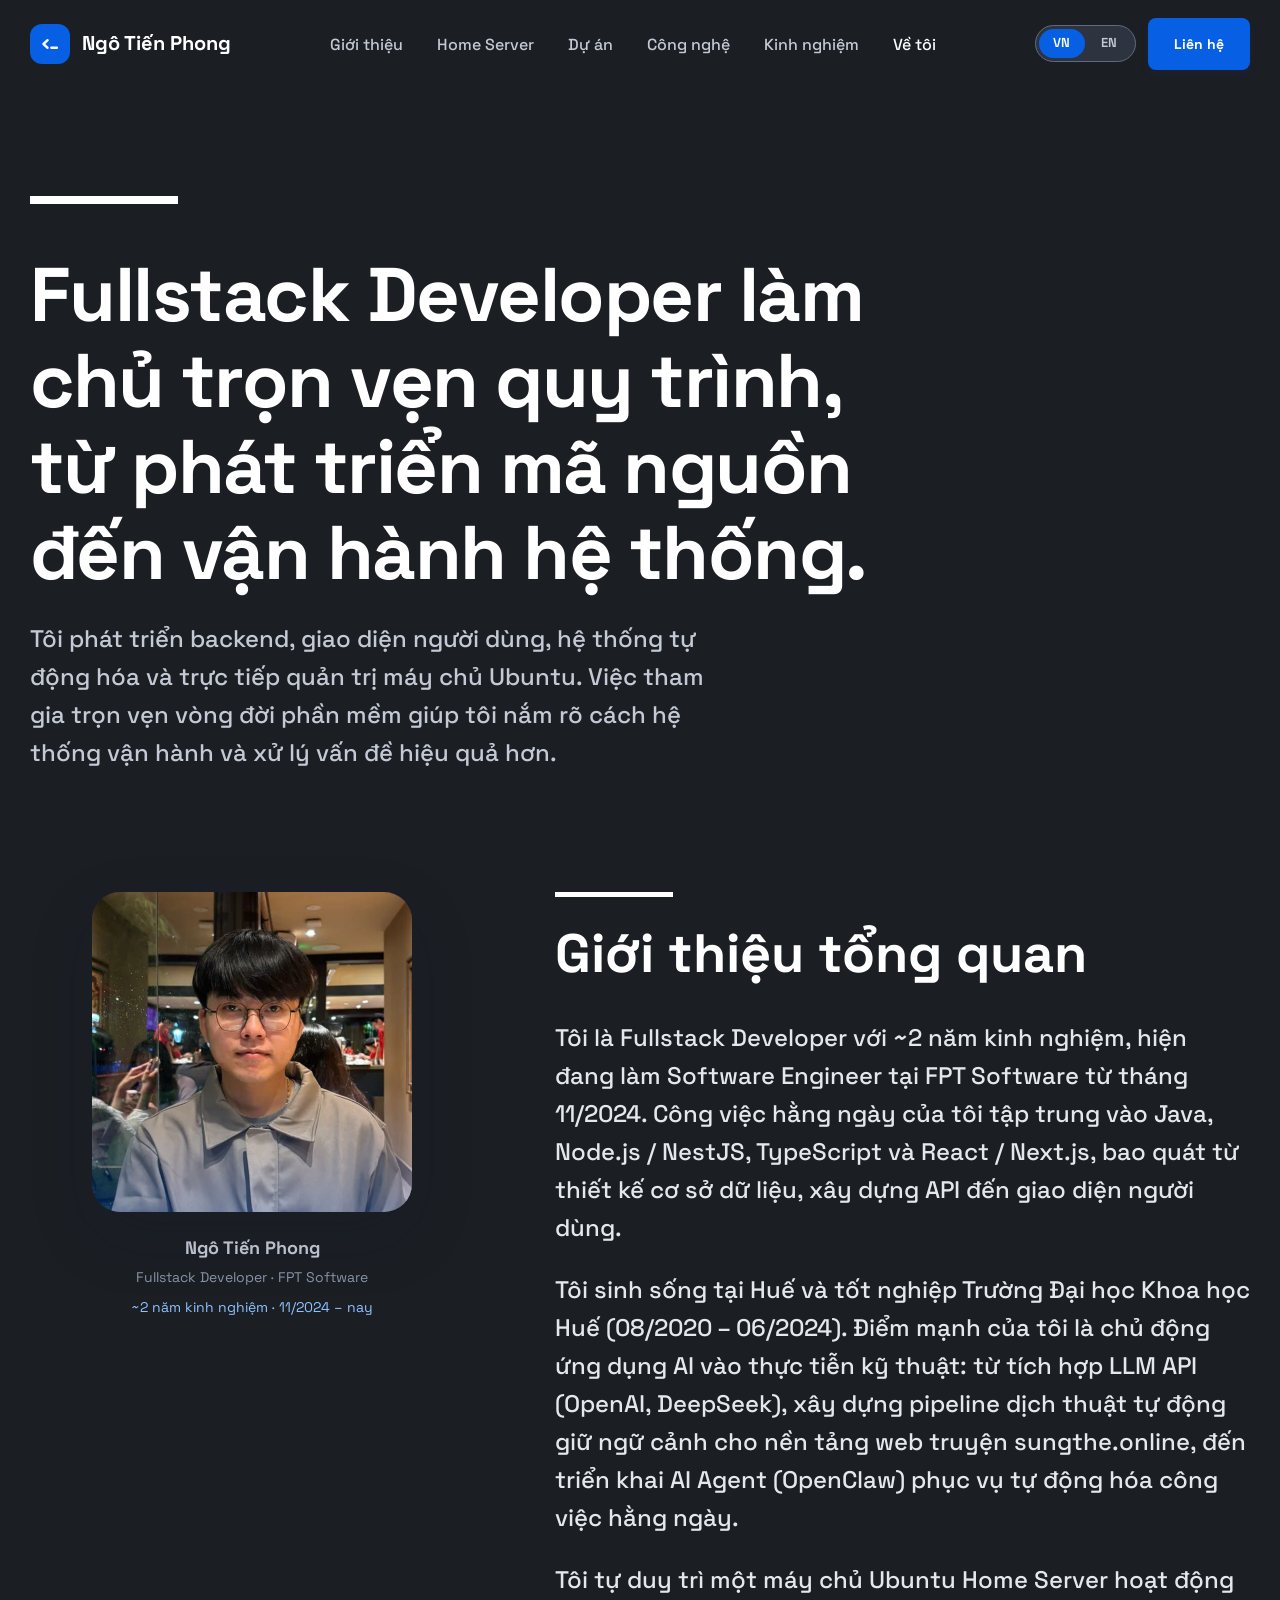
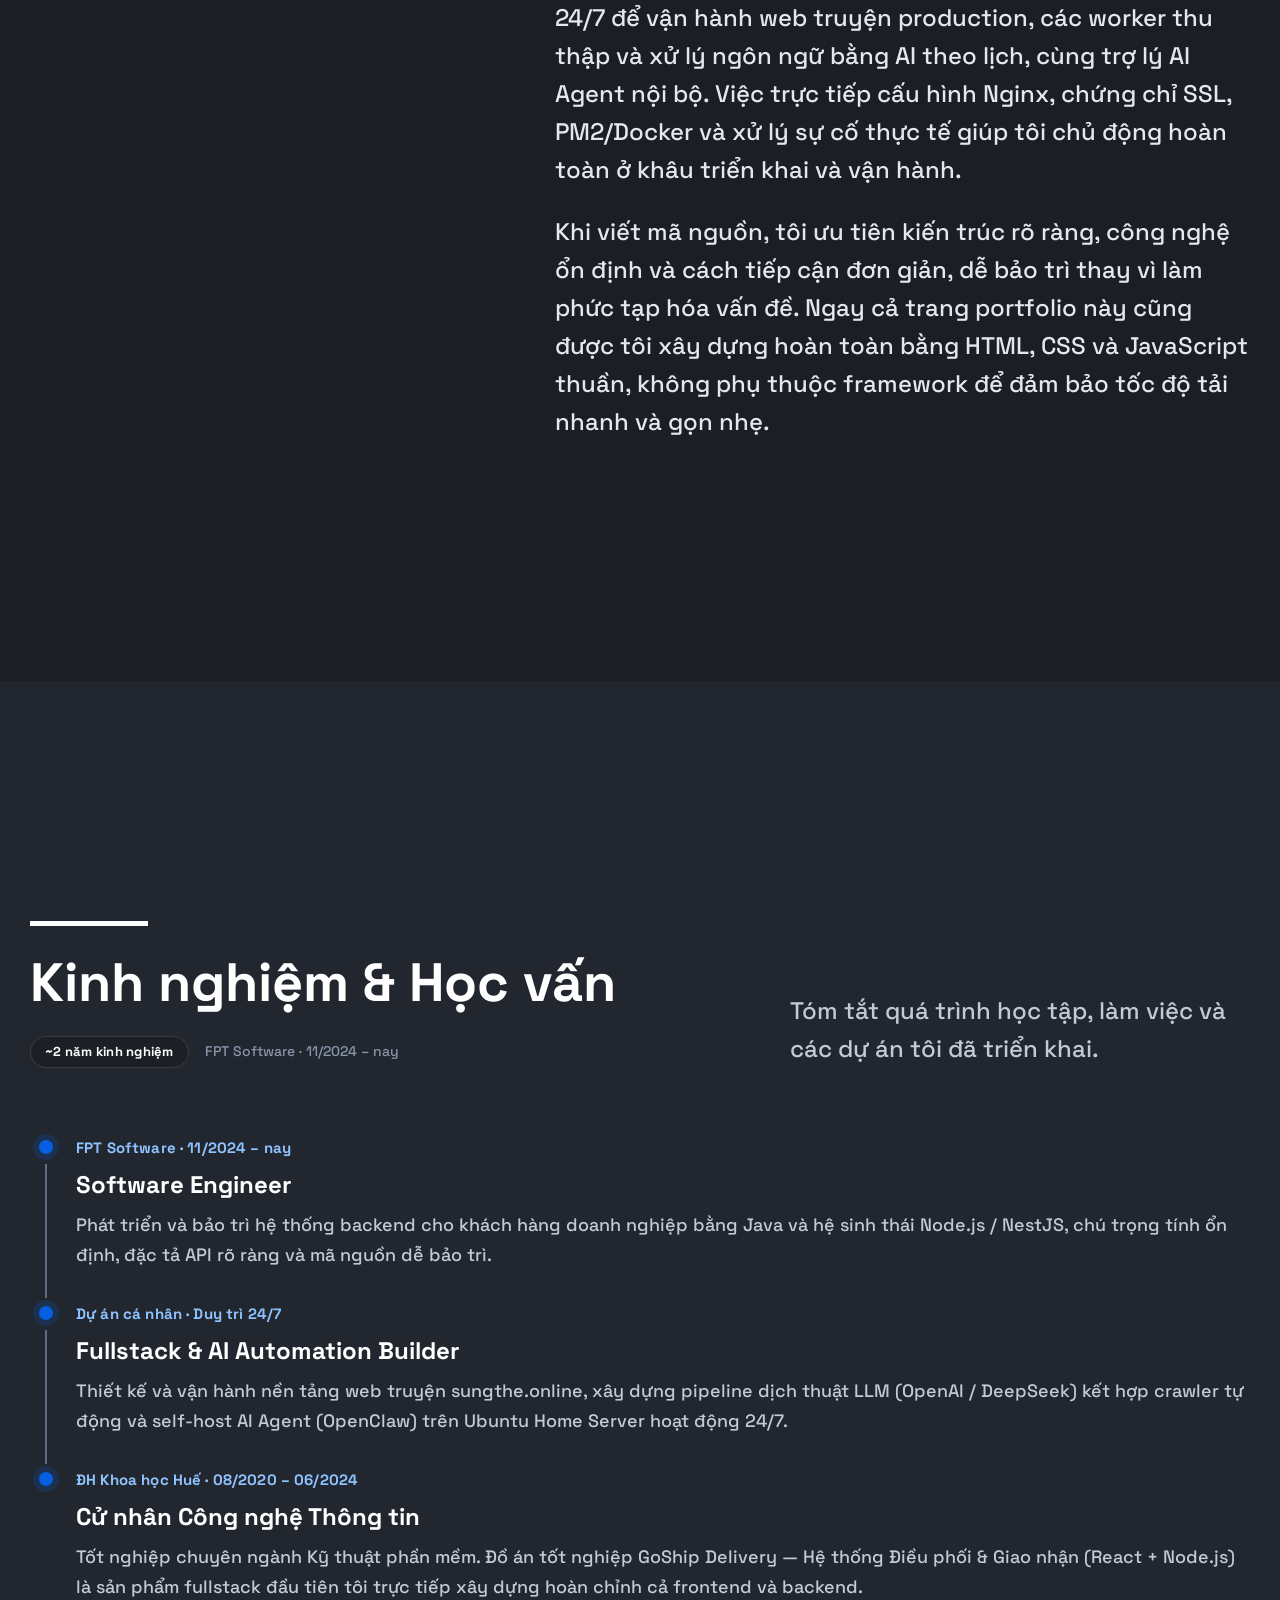
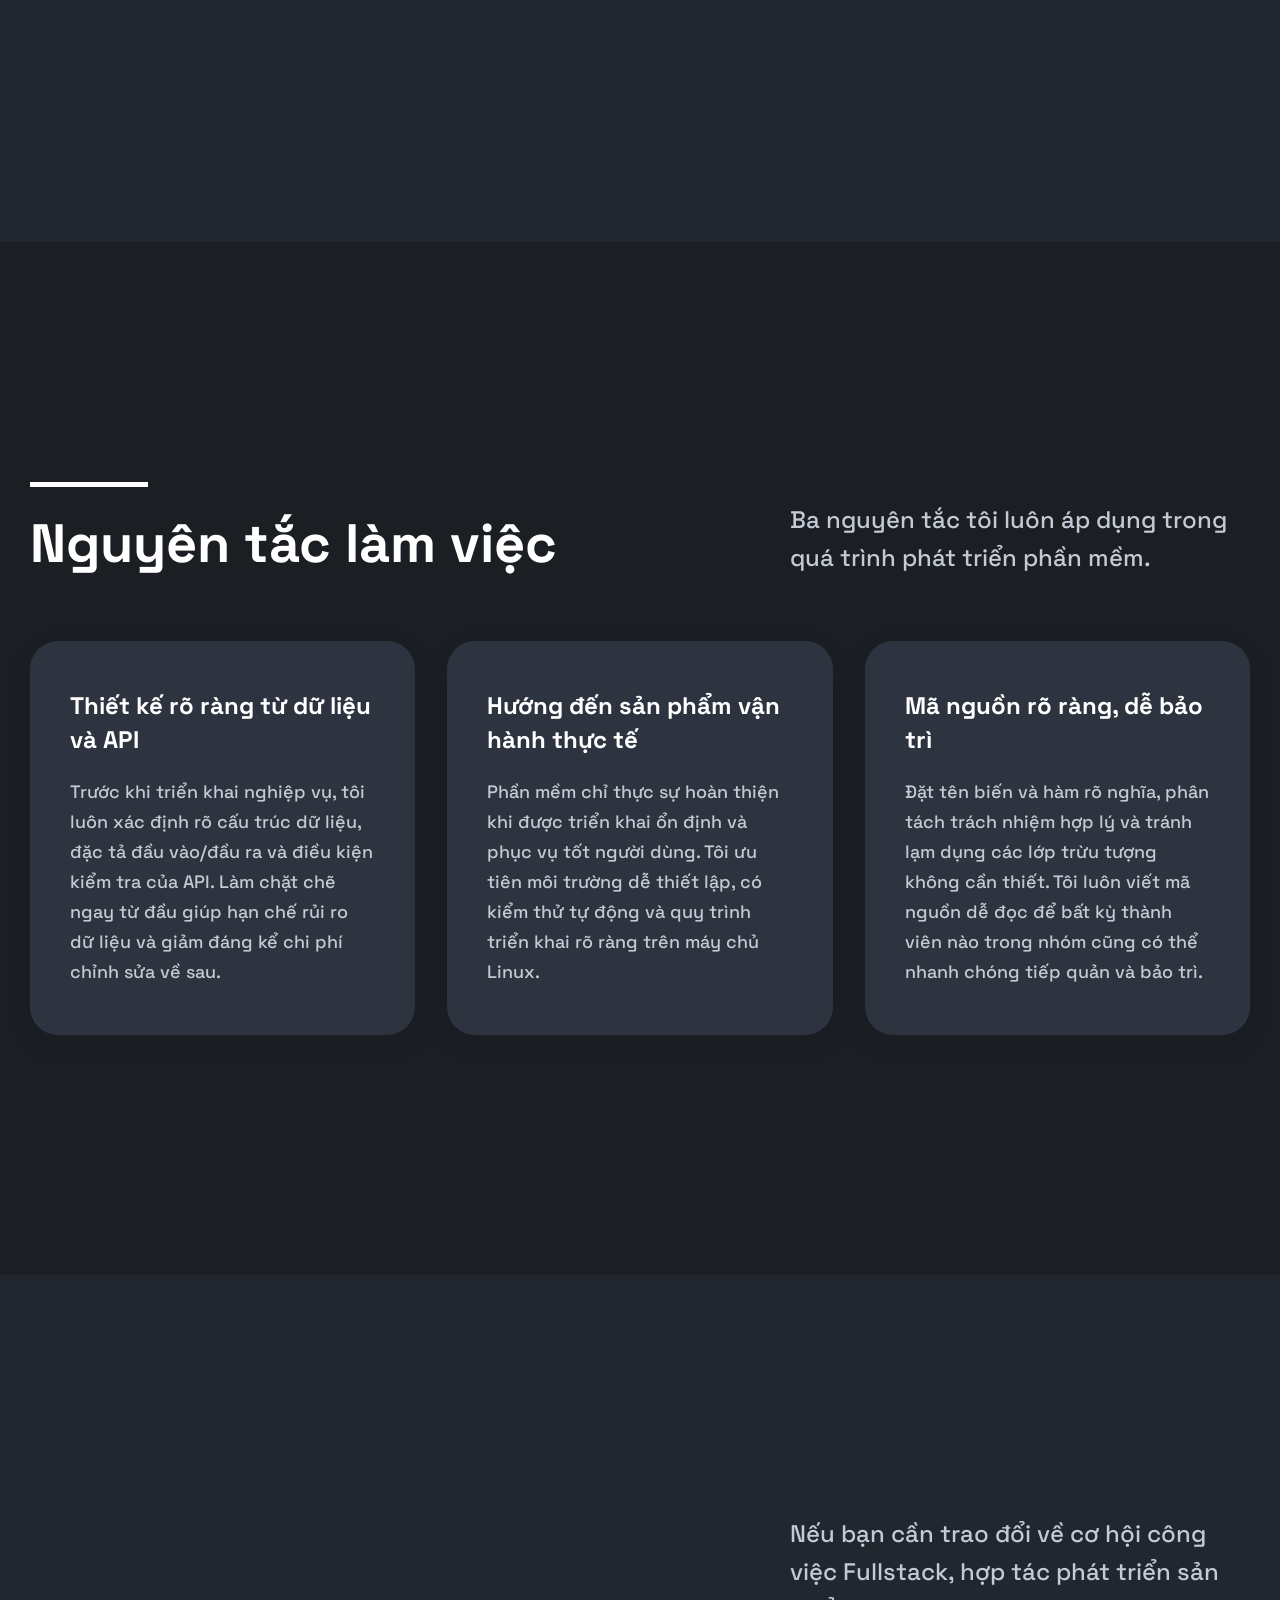
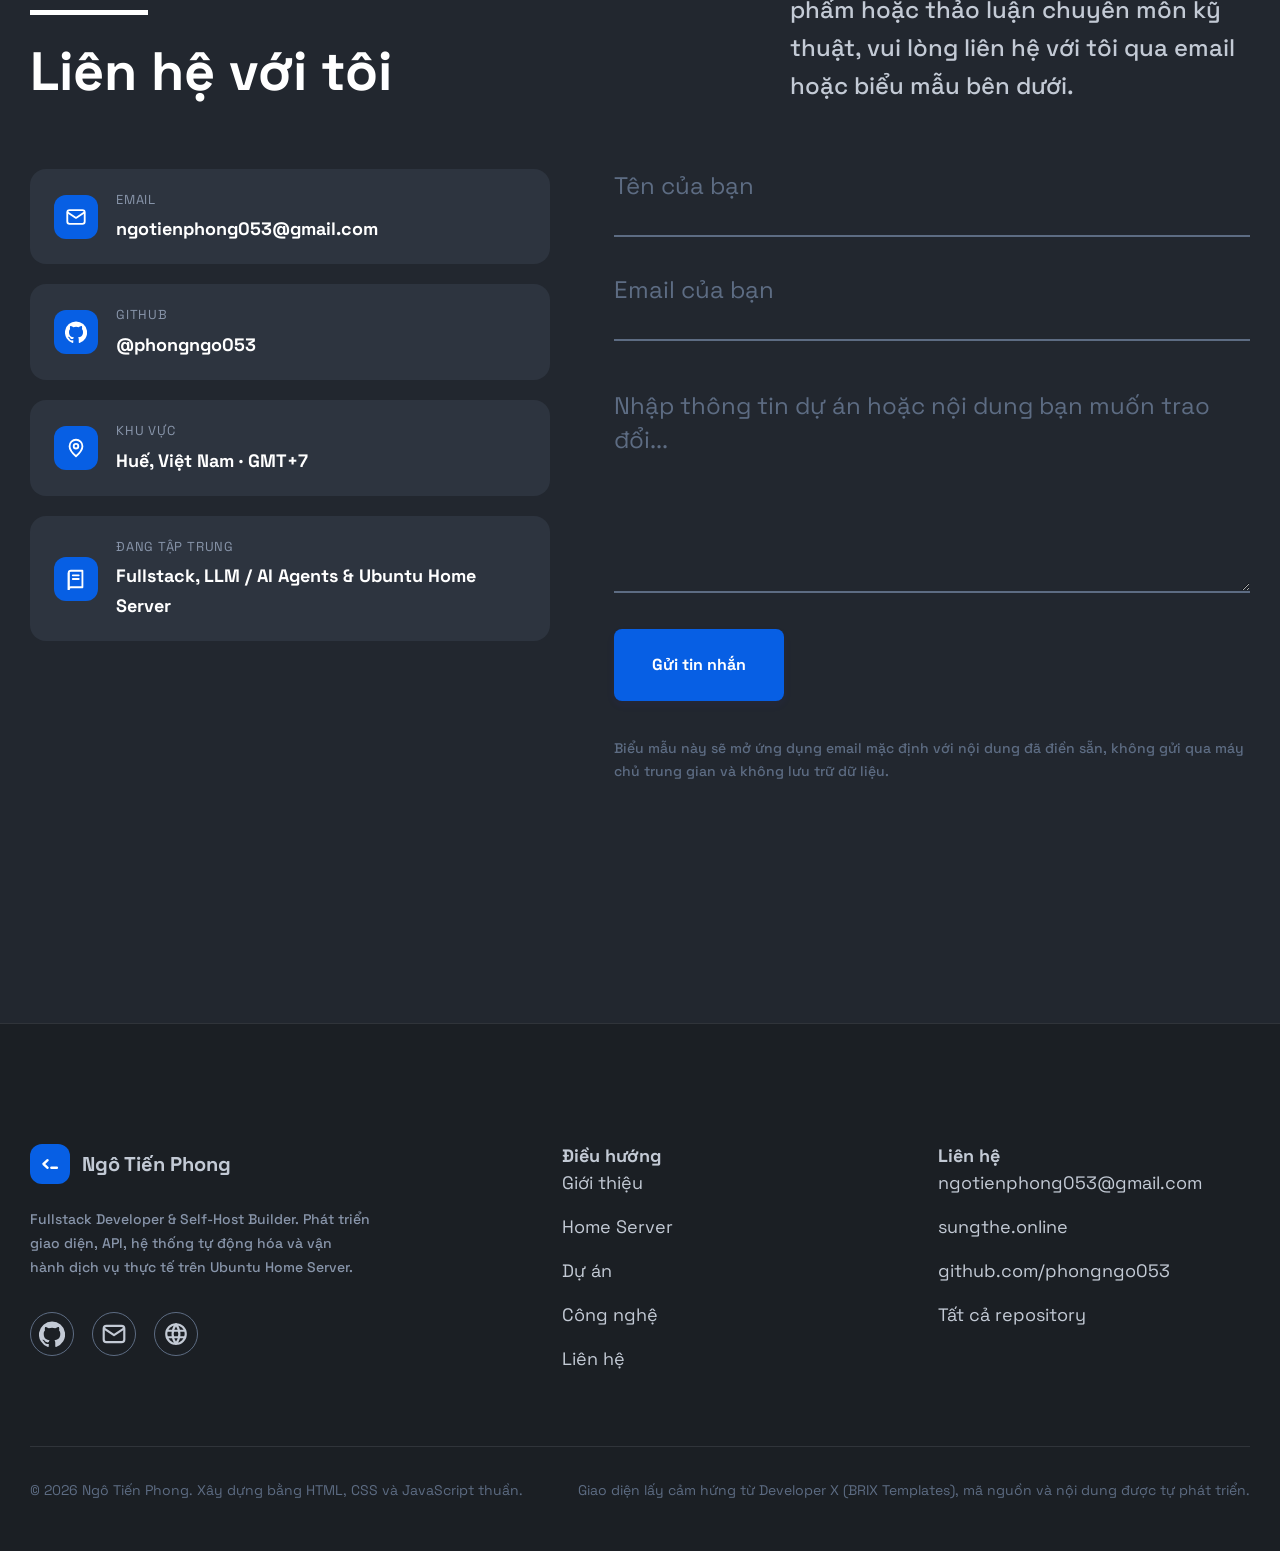
<file: about.html>
<!DOCTYPE html>
<html lang="vi">
<head>
  <meta charset="UTF-8">
  <meta name="viewport" content="width=device-width, initial-scale=1.0">
  <title data-i18n="meta.about.title">Về tôi &amp; Liên hệ — Ngô Tiến Phong</title>
  <meta name="description" data-i18n-content="meta.about.description" content="Giới thiệu về Ngô Tiến Phong — Fullstack Developer (~2 năm kinh nghiệm) tại FPT Software, trực tiếp vận hành Ubuntu Home Server và phát triển các sản phẩm web, hệ thống tự động hóa.">
  <meta name="author" content="Ngô Tiến Phong">
  <meta name="theme-color" content="#1b1f24">

  <link rel="icon" type="image/svg+xml" href="assets/favicon.svg">
  <link rel="preconnect" href="https://fonts.googleapis.com">
  <link rel="preconnect" href="https://fonts.gstatic.com" crossorigin>
  <link rel="stylesheet" href="https://fonts.googleapis.com/css2?family=Space+Grotesk:wght@300;400;500;600;700&display=swap">
  <link rel="stylesheet" href="css/main.css?v=20261120">

  <!-- Pick the saved locale before the first paint so the page never flashes the wrong language. -->
  <script>
    (function () {
      var lang = "vi";
      try { lang = localStorage.getItem("phong-lang") || "vi"; } catch (e) {}
      if (lang !== "vi" && lang !== "en") lang = "vi";
      document.documentElement.setAttribute("lang", lang);
      if (lang !== "vi") {
        document.documentElement.setAttribute("data-lang-pending", lang);
        setTimeout(function () {
          document.documentElement.removeAttribute("data-lang-pending");
        }, 2000);
      }
    })();
  </script>

  <script src="js/i18n.js?v=20261120" defer></script>
  <script src="js/main.js?v=20261120" defer></script>
</head>
<body>

  <!-- ============================== NAV ============================== -->
  <header class="nav">
    <div class="container nav-inner">
      <a class="nav-logo" href="index.html" aria-label="Ngô Tiến Phong — trang chủ" data-i18n-attr="aria-label:nav.home">
        <span class="logo-mark" aria-hidden="true">
          <svg width="22" height="22" viewBox="0 0 64 64" fill="none" stroke="currentColor" stroke-width="7" stroke-linecap="round" stroke-linejoin="round">
            <path d="M25 21 L13 32 L25 43"/>
            <path d="M36 43 H52"/>
          </svg>
        </span>
        <span>Ngô Tiến Phong</span>
      </a>

      <nav aria-label="Primary">
        <ul class="nav-links" id="nav-links">
          <li><a href="index.html#about" data-i18n="nav.about">Giới thiệu</a></li>
          <li><a href="index.html#homelab" data-i18n="nav.homelab">Home Server</a></li>
          <li><a href="projects.html" data-i18n="nav.projects">Dự án</a></li>
          <li><a href="index.html#stack" data-i18n="nav.stack">Công nghệ</a></li>
          <li><a href="index.html#experience" data-i18n="nav.experience">Kinh nghiệm</a></li>
          <li><a href="about.html" class="is-active" data-i18n="nav.aboutPage">Về tôi</a></li>
          <li class="nav-lang">
            <div class="lang-switch" role="group" aria-label="Đổi ngôn ngữ" data-i18n-attr="aria-label:nav.langSwitch">
              <button class="lang-option is-active" type="button" data-lang="vi" aria-pressed="true">VN</button>
              <button class="lang-option" type="button" data-lang="en" aria-pressed="false">EN</button>
            </div>
          </li>
        </ul>
      </nav>

      <div class="nav-actions">
        <div class="lang-switch lang-switch-desktop" role="group" aria-label="Đổi ngôn ngữ" data-i18n-attr="aria-label:nav.langSwitch">
          <button class="lang-option is-active" type="button" data-lang="vi" aria-pressed="true">VN</button>
          <button class="lang-option" type="button" data-lang="en" aria-pressed="false">EN</button>
        </div>
        <a class="btn btn-primary btn-small" href="#contact" data-i18n="nav.talk">Liên hệ</a>
        <button class="nav-toggle" id="nav-toggle" type="button" aria-expanded="false" aria-controls="nav-links" aria-label="Mở hoặc đóng menu" data-i18n-attr="aria-label:nav.toggle">
          <span></span>
        </button>
      </div>
    </div>
  </header>

  <main>

    <!-- ============================== PAGE HERO ============================== -->
    <section class="page-hero">
      <div class="container">
        <div class="heading-top-line large" aria-hidden="true"></div>
        <h1 class="display-2" data-i18n="aboutPage.heading">Fullstack Developer làm chủ trọn vẹn quy trình, từ phát triển mã nguồn đến vận hành hệ thống.</h1>
        <p data-i18n="aboutPage.intro">
          Tôi phát triển backend, giao diện người dùng, hệ thống tự động hóa và trực tiếp quản trị máy chủ
          Ubuntu. Việc tham gia trọn vẹn vòng đời phần mềm giúp tôi nắm rõ cách hệ thống vận hành và xử lý
          vấn đề hiệu quả hơn.
        </p>
      </div>
    </section>

    <!-- ============================== STORY ============================== -->
    <section class="section" style="padding-top:40px">
      <div class="container">
        <div class="about-layout">

          <div class="about-media reveal">
            <div class="about-avatar">
              <picture>
                <source srcset="assets/avatar.webp" type="image/webp">
                <img src="assets/avatar.jpg" width="447" height="447" fetchpriority="high" alt="Ngô Tiến Phong">
              </picture>
            </div>
            <div class="about-media-caption">
              <span class="h5">Ngô Tiến Phong</span>
              <span class="body-small text-neutral-500" data-i18n="aboutPage.caption">Fullstack Developer · FPT Software</span>
              <span class="body-small text-accent" data-i18n="aboutPage.captionYoe">~2 năm kinh nghiệm · 11/2024 – nay</span>
            </div>
          </div>

          <div class="about-body reveal">
            <div class="heading-top-line" aria-hidden="true"></div>
            <h2 class="h1" data-i18n="aboutPage.shortVersion">Giới thiệu tổng quan</h2>

            <p class="body-large" data-i18n="aboutPage.p1">
              Tôi là Fullstack Developer với ~2 năm kinh nghiệm, hiện đang làm Software Engineer tại FPT
              Software từ tháng 11/2024. Công việc hằng ngày của tôi tập trung vào Java, Node.js / NestJS,
              TypeScript và React / Next.js, bao quát từ thiết kế cơ sở dữ liệu, xây dựng API đến giao
              diện người dùng.
            </p>

            <p class="body-large" data-i18n="aboutPage.p2">
              Tôi sinh sống tại Huế và tốt nghiệp Trường Đại học Khoa học Huế (08/2020 – 06/2024). Điểm mạnh
              của tôi là chủ động ứng dụng AI vào thực tiễn kỹ thuật: từ tích hợp LLM API (OpenAI, DeepSeek),
              xây dựng pipeline dịch thuật tự động giữ ngữ cảnh cho nền tảng web truyện sungthe.online, đến
              triển khai AI Agent (OpenClaw) phục vụ tự động hóa công việc hằng ngày.
            </p>

            <p class="body-large" data-i18n="aboutPage.p3">
              Tôi tự duy trì một máy chủ Ubuntu Home Server hoạt động 24/7 để vận hành web truyện production,
              các worker thu thập và xử lý ngôn ngữ bằng AI theo lịch, cùng trợ lý AI Agent nội bộ. Việc trực
              tiếp cấu hình Nginx, chứng chỉ SSL, PM2/Docker và xử lý sự cố thực tế giúp tôi chủ động hoàn
              toàn ở khâu triển khai và vận hành.
            </p>

            <p class="body-large" data-i18n="aboutPage.p4">
              Khi viết mã nguồn, tôi ưu tiên kiến trúc rõ ràng, công nghệ ổn định và cách tiếp cận đơn
              giản, dễ bảo trì thay vì làm phức tạp hóa vấn đề. Ngay cả trang portfolio này cũng được tôi
              xây dựng hoàn toàn bằng HTML, CSS và JavaScript thuần, không phụ thuộc framework để đảm bảo
              tốc độ tải nhanh và gọn nhẹ.
            </p>
          </div>

        </div>
      </div>
    </section>

    <!-- ============================== TIMELINE ============================== -->
    <section class="section section-alt">
      <div class="container">
        <div class="section-head reveal">
          <div>
            <div class="heading-top-line" aria-hidden="true"></div>
            <h2 class="h1" data-i18n="exp.heading">Kinh nghiệm &amp; Học vấn</h2>
            <p class="exp-yoe-line">
              <span class="status-pill is-subtle"><span class="dot" aria-hidden="true"></span><span data-i18n="exp.yoeBadge">~2 năm kinh nghiệm</span></span>
              <span class="body-small text-neutral-500" data-i18n="exp.yoeDetail">FPT Software · 11/2024 – nay</span>
            </p>
          </div>
          <p class="body-large" data-i18n="aboutPage.timelineIntro">
            Tóm tắt quá trình học tập, làm việc và các dự án tôi đã triển khai.
          </p>
        </div>

        <div class="timeline reveal">
          <div class="timeline-item">
            <span class="period" data-i18n="exp.period.current">FPT Software · 11/2024 – nay</span>
            <h3 class="h3" data-i18n="aboutPage.t1">Software Engineer</h3>
            <p class="body-default" data-i18n="aboutPage.t1desc">
              Phát triển và bảo trì hệ thống backend cho khách hàng doanh nghiệp bằng Java và hệ sinh thái
              Node.js / NestJS, chú trọng tính ổn định, đặc tả API rõ ràng và mã nguồn dễ bảo trì.
            </p>
          </div>

          <div class="timeline-item">
            <span class="period" data-i18n="exp.period.ongoing">Dự án cá nhân · Duy trì 24/7</span>
            <h3 class="h3" data-i18n="aboutPage.t2">Fullstack &amp; AI Automation Builder</h3>
            <p class="body-default" data-i18n="aboutPage.t2desc">
              Thiết kế và vận hành nền tảng web truyện sungthe.online, xây dựng pipeline dịch thuật LLM
              (OpenAI / DeepSeek) kết hợp crawler tự động và self-host AI Agent (OpenClaw) trên Ubuntu Home
              Server hoạt động 24/7.
            </p>
          </div>

          <div class="timeline-item">
            <span class="period" data-i18n="exp.period.alumni">ĐH Khoa học Huế · 08/2020 – 06/2024</span>
            <h3 class="h3" data-i18n="aboutPage.t3">Cử nhân Công nghệ Thông tin</h3>
            <p class="body-default" data-i18n="aboutPage.t3desc">
              Tốt nghiệp chuyên ngành Kỹ thuật phần mềm. Đồ án tốt nghiệp GoShip Delivery — Hệ thống Điều phối &amp; Giao nhận (React + Node.js) là sản phẩm fullstack đầu tiên tôi trực tiếp xây dựng hoàn chỉnh cả frontend và backend.
            </p>
          </div>
        </div>
      </div>
    </section>

    <!-- ============================== HOW I WORK ============================== -->
    <section class="section">
      <div class="container">
        <div class="section-head reveal">
          <div>
            <div class="heading-top-line" aria-hidden="true"></div>
            <h2 class="h1" data-i18n="aboutPage.howHeading">Nguyên tắc làm việc</h2>
          </div>
          <p class="body-large" data-i18n="aboutPage.howIntro">
            Ba nguyên tắc tôi luôn áp dụng trong quá trình phát triển phần mềm.
          </p>
        </div>

        <div class="cards-grid">
          <article class="card card-feature reveal">
            <h3 class="h3" data-i18n="aboutPage.card1">Thiết kế rõ ràng từ dữ liệu và API</h3>
            <p class="body-default" data-i18n="aboutPage.card1desc">
              Trước khi triển khai nghiệp vụ, tôi luôn xác định rõ cấu trúc dữ liệu, đặc tả đầu vào/đầu ra
              và điều kiện kiểm tra của API. Làm chặt chẽ ngay từ đầu giúp hạn chế rủi ro dữ liệu và giảm
              đáng kể chi phí chỉnh sửa về sau.
            </p>
          </article>

          <article class="card card-feature reveal">
            <h3 class="h3" data-i18n="aboutPage.card2">Hướng đến sản phẩm vận hành thực tế</h3>
            <p class="body-default" data-i18n="aboutPage.card2desc">
              Phần mềm chỉ thực sự hoàn thiện khi được triển khai ổn định và phục vụ tốt người dùng. Tôi ưu
              tiên môi trường dễ thiết lập, có kiểm thử tự động và quy trình triển khai rõ ràng trên máy
              chủ Linux.
            </p>
          </article>

          <article class="card card-feature reveal">
            <h3 class="h3" data-i18n="aboutPage.card3">Mã nguồn rõ ràng, dễ bảo trì</h3>
            <p class="body-default" data-i18n="aboutPage.card3desc">
              Đặt tên biến và hàm rõ nghĩa, phân tách trách nhiệm hợp lý và tránh lạm dụng các lớp trừu
              tượng không cần thiết. Tôi luôn viết mã nguồn dễ đọc để bất kỳ thành viên nào trong nhóm cũng
              có thể nhanh chóng tiếp quản và bảo trì.
            </p>
          </article>
        </div>
      </div>
    </section>

    <!-- ============================== CONTACT ============================== -->
    <section class="section section-alt" id="contact">
      <div class="container">
        <div class="section-head reveal">
          <div>
            <div class="heading-top-line" aria-hidden="true"></div>
            <h2 class="h1" data-i18n="aboutPage.contactHeading">Liên hệ với tôi</h2>
          </div>
          <p class="body-large" data-i18n="aboutPage.contactIntro">
            Nếu bạn cần trao đổi về cơ hội công việc Fullstack, hợp tác phát triển sản phẩm hoặc thảo luận
            chuyên môn kỹ thuật, vui lòng liên hệ với tôi qua email hoặc biểu mẫu bên dưới.
          </p>
        </div>

        <div class="contact-grid">

          <div class="contact-list reveal">
            <a class="contact-item" href="mailto:ngotienphong053@gmail.com">
              <span class="icon" aria-hidden="true">
                <svg viewBox="0 0 24 24" fill="none" stroke="#fff" stroke-width="2" stroke-linecap="round" stroke-linejoin="round">
                  <rect x="2.5" y="4.5" width="19" height="15" rx="2.5"/>
                  <path d="m3 7 9 6 9-6"/>
                </svg>
              </span>
              <span>
                <span class="label" data-i18n="contact.email">Email</span>
                <span class="value">ngotienphong053@gmail.com</span>
              </span>
            </a>

            <a class="contact-item" href="https://github.com/phongngo053" target="_blank" rel="noopener">
              <span class="icon" aria-hidden="true">
                <svg viewBox="0 0 24 24" fill="#fff">
                  <path d="M12 .5a12 12 0 0 0-3.79 23.4c.6.11.82-.26.82-.58v-2.2c-3.34.73-4.04-1.42-4.04-1.42-.55-1.4-1.34-1.77-1.34-1.77-1.09-.75.08-.73.08-.73 1.21.08 1.84 1.24 1.84 1.24 1.07 1.84 2.81 1.31 3.5 1 .11-.78.42-1.31.76-1.61-2.67-.3-5.47-1.34-5.47-5.96 0-1.32.47-2.39 1.24-3.23-.13-.3-.54-1.53.12-3.18 0 0 1.01-.32 3.3 1.23a11.5 11.5 0 0 1 6 0c2.29-1.55 3.3-1.23 3.3-1.23.66 1.65.25 2.88.12 3.18.77.84 1.23 1.91 1.23 3.23 0 4.63-2.8 5.65-5.48 5.95.43.37.82 1.1.82 2.22v3.29c0 .32.21.7.83.58A12 12 0 0 0 12 .5Z"/>
                </svg>
              </span>
              <span>
                <span class="label" data-i18n="contact.github">GitHub</span>
                <span class="value">@phongngo053</span>
              </span>
            </a>

            <div class="contact-item">
              <span class="icon" aria-hidden="true">
                <svg viewBox="0 0 24 24" fill="none" stroke="#fff" stroke-width="2" stroke-linecap="round" stroke-linejoin="round">
                  <path d="M12 21s7-6.1 7-11a7 7 0 1 0-14 0c0 4.9 7 11 7 11Z"/>
                  <circle cx="12" cy="10" r="2.5"/>
                </svg>
              </span>
              <span>
                <span class="label" data-i18n="contact.basedIn">Khu vực</span>
                <span class="value" data-i18n="contact.basedInValue">Huế, Việt Nam · GMT+7</span>
              </span>
            </div>

            <div class="contact-item">
              <span class="icon" aria-hidden="true">
                <svg viewBox="0 0 24 24" fill="none" stroke="#fff" stroke-width="2" stroke-linecap="round" stroke-linejoin="round">
                  <path d="M4 5.5A2.5 2.5 0 0 1 6.5 3H19v18H6.5A2.5 2.5 0 0 0 4 23.5Z"/>
                  <path d="M4 5.5v18"/>
                  <path d="M8.5 8h6.5M8.5 12h6.5"/>
                </svg>
              </span>
              <span>
                <span class="label" data-i18n="contact.into">Đang tập trung</span>
                <span class="value" data-i18n="contact.intoValue">Fullstack, LLM / AI Agents &amp; Ubuntu Home Server</span>
              </span>
            </div>
          </div>

          <form class="contact-form reveal" id="contact-form" novalidate>
            <div class="form-field">
              <label class="visually-hidden" for="name" data-i18n="form.nameLabel">Tên của bạn</label>
              <input class="input" type="text" id="name" name="name" placeholder="Tên của bạn" autocomplete="name" required data-i18n-attr="placeholder:form.name">
            </div>
            <div class="form-field">
              <label class="visually-hidden" for="email" data-i18n="form.emailLabel">Email của bạn</label>
              <input class="input" type="email" id="email" name="email" placeholder="Email của bạn" autocomplete="email" required data-i18n-attr="placeholder:form.email">
            </div>
            <div class="form-field">
              <label class="visually-hidden" for="message" data-i18n="form.messageLabel">Nội dung tin nhắn</label>
              <textarea class="input" id="message" name="message" rows="5" placeholder="Nhập thông tin dự án hoặc nội dung bạn muốn trao đổi..." required data-i18n-attr="placeholder:form.message"></textarea>
            </div>
            <button class="btn btn-primary" type="submit" data-i18n="form.submit">Gửi tin nhắn</button>
            <p class="form-note" aria-live="polite" data-i18n="form.note">
              Biểu mẫu này sẽ mở ứng dụng email mặc định với nội dung đã điền sẵn, không gửi qua máy chủ
              trung gian và không lưu trữ dữ liệu.
            </p>
          </form>

        </div>
      </div>
    </section>

  </main>

  <!-- ============================== FOOTER ============================== -->
  <footer class="footer">
    <div class="container">
      <div class="footer-grid">
        <div>
          <a class="nav-logo" href="index.html">
            <span class="logo-mark" aria-hidden="true">
              <svg width="22" height="22" viewBox="0 0 64 64" fill="none" stroke="currentColor" stroke-width="7" stroke-linecap="round" stroke-linejoin="round">
                <path d="M25 21 L13 32 L25 43"/>
                <path d="M36 43 H52"/>
              </svg>
            </span>
            <span>Ngô Tiến Phong</span>
          </a>
          <p class="body-small text-neutral-500 mt-24" style="max-width:340px" data-i18n="footer.tagline">
            Fullstack Developer &amp; Self-Host Builder. Phát triển giao diện, API, hệ thống tự động hóa và
            vận hành dịch vụ thực tế trên Ubuntu Home Server.
          </p>
          <div class="social-row mt-32">
            <a href="https://github.com/phongngo053" target="_blank" rel="noopener" aria-label="GitHub">
              <svg class="social-icon" viewBox="0 0 24 24" fill="currentColor" aria-hidden="true">
                <path d="M12 .5a12 12 0 0 0-3.79 23.4c.6.11.82-.26.82-.58v-2.2c-3.34.73-4.04-1.42-4.04-1.42-.55-1.4-1.34-1.77-1.34-1.77-1.09-.75.08-.73.08-.73 1.21.08 1.84 1.24 1.84 1.24 1.07 1.84 2.81 1.31 3.5 1 .11-.78.42-1.31.76-1.61-2.67-.3-5.47-1.34-5.47-5.96 0-1.32.47-2.39 1.24-3.23-.13-.3-.54-1.53.12-3.18 0 0 1.01-.32 3.3 1.23a11.5 11.5 0 0 1 6 0c2.29-1.55 3.3-1.23 3.3-1.23.66 1.65.25 2.88.12 3.18.77.84 1.23 1.91 1.23 3.23 0 4.63-2.8 5.65-5.48 5.95.43.37.82 1.1.82 2.22v3.29c0 .32.21.7.83.58A12 12 0 0 0 12 .5Z"/>
              </svg>
            </a>
            <a href="mailto:ngotienphong053@gmail.com" aria-label="Email">
              <svg class="social-icon" viewBox="0 0 24 24" fill="none" stroke="currentColor" stroke-width="2" stroke-linecap="round" stroke-linejoin="round" aria-hidden="true">
                <rect x="2.5" y="4.5" width="19" height="15" rx="2.5"/>
                <path d="m3 7 9 6 9-6"/>
              </svg>
            </a>
            <a href="https://sungthe.online" target="_blank" rel="noopener" aria-label="Web Truyện sungthe.online">
              <svg class="social-icon" viewBox="0 0 24 24" fill="none" stroke="currentColor" stroke-width="2" stroke-linecap="round" stroke-linejoin="round" aria-hidden="true">
                <circle cx="12" cy="12" r="9"/>
                <path d="M3.6 9h16.8M3.6 15h16.8"/>
                <path d="M12 3a14.5 14.5 0 0 0 0 18 14.5 14.5 0 0 0 0-18Z"/>
              </svg>
            </a>
          </div>
        </div>

        <div>
          <h2 class="h5" data-i18n="footer.navigate">Điều hướng</h2>
          <ul>
            <li><a href="index.html#about" data-i18n="nav.about">Giới thiệu</a></li>
            <li><a href="index.html#homelab" data-i18n="nav.homelab">Home Server</a></li>
            <li><a href="projects.html" data-i18n="nav.projects">Dự án</a></li>
            <li><a href="index.html#stack" data-i18n="nav.stack">Công nghệ</a></li>
            <li><a href="about.html" data-i18n="footer.contact">Liên hệ</a></li>
          </ul>
        </div>

        <div>
          <h2 class="h5" data-i18n="footer.contact">Liên hệ</h2>
          <ul>
            <li><a href="mailto:ngotienphong053@gmail.com">ngotienphong053@gmail.com</a></li>
            <li><a href="https://sungthe.online" target="_blank" rel="noopener">sungthe.online</a></li>
            <li><a href="https://github.com/phongngo053" target="_blank" rel="noopener">github.com/phongngo053</a></li>
            <li><a href="https://github.com/phongngo053?tab=repositories" target="_blank" rel="noopener" data-i18n="footer.allRepos">Tất cả repository</a></li>
          </ul>
        </div>
      </div>

      <div class="footer-bottom">
        <span>© <span data-year>2026</span> Ngô Tiến Phong. <span data-i18n="footer.built">Xây dựng bằng HTML, CSS và JavaScript thuần.</span></span>
        <span data-i18n="footer.design">Giao diện lấy cảm hứng từ Developer X (BRIX Templates), mã nguồn và nội dung được tự phát triển.</span>
      </div>
    </div>
  </footer>

</body>
</html>
</file>
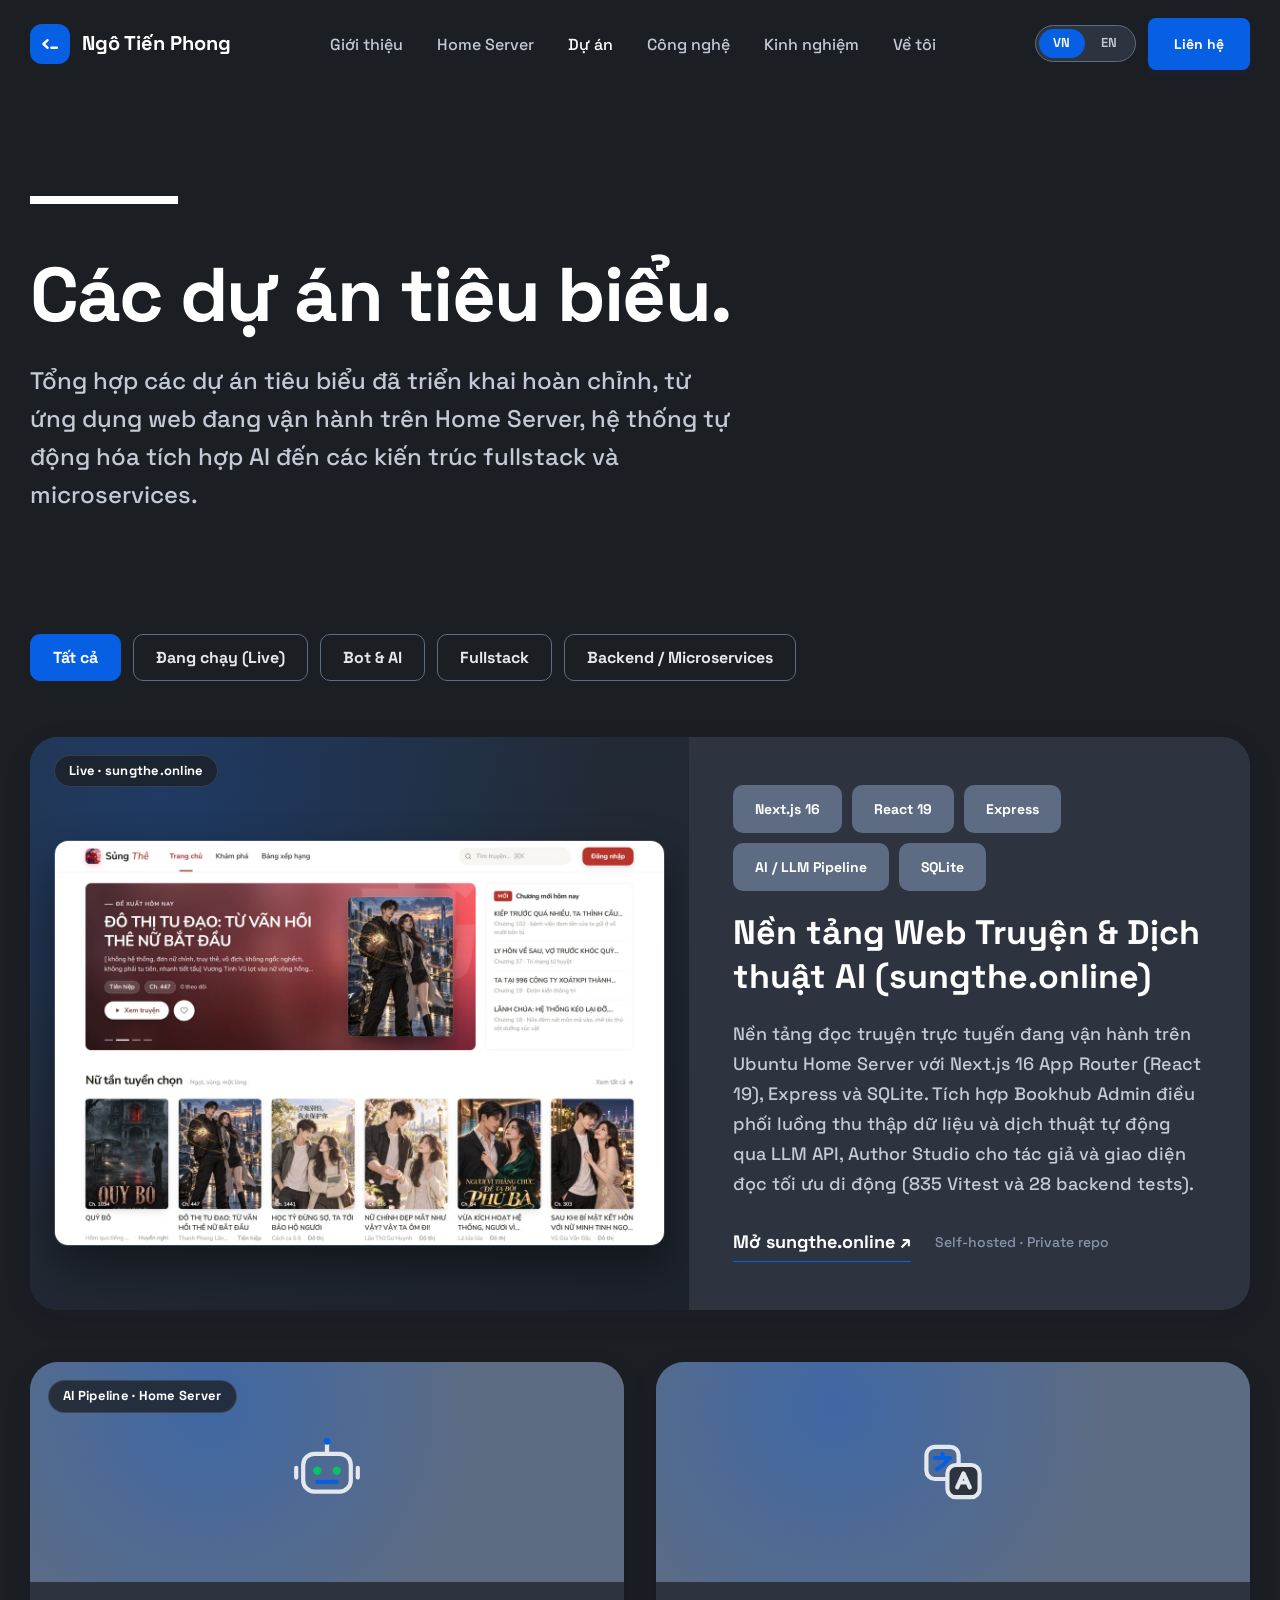
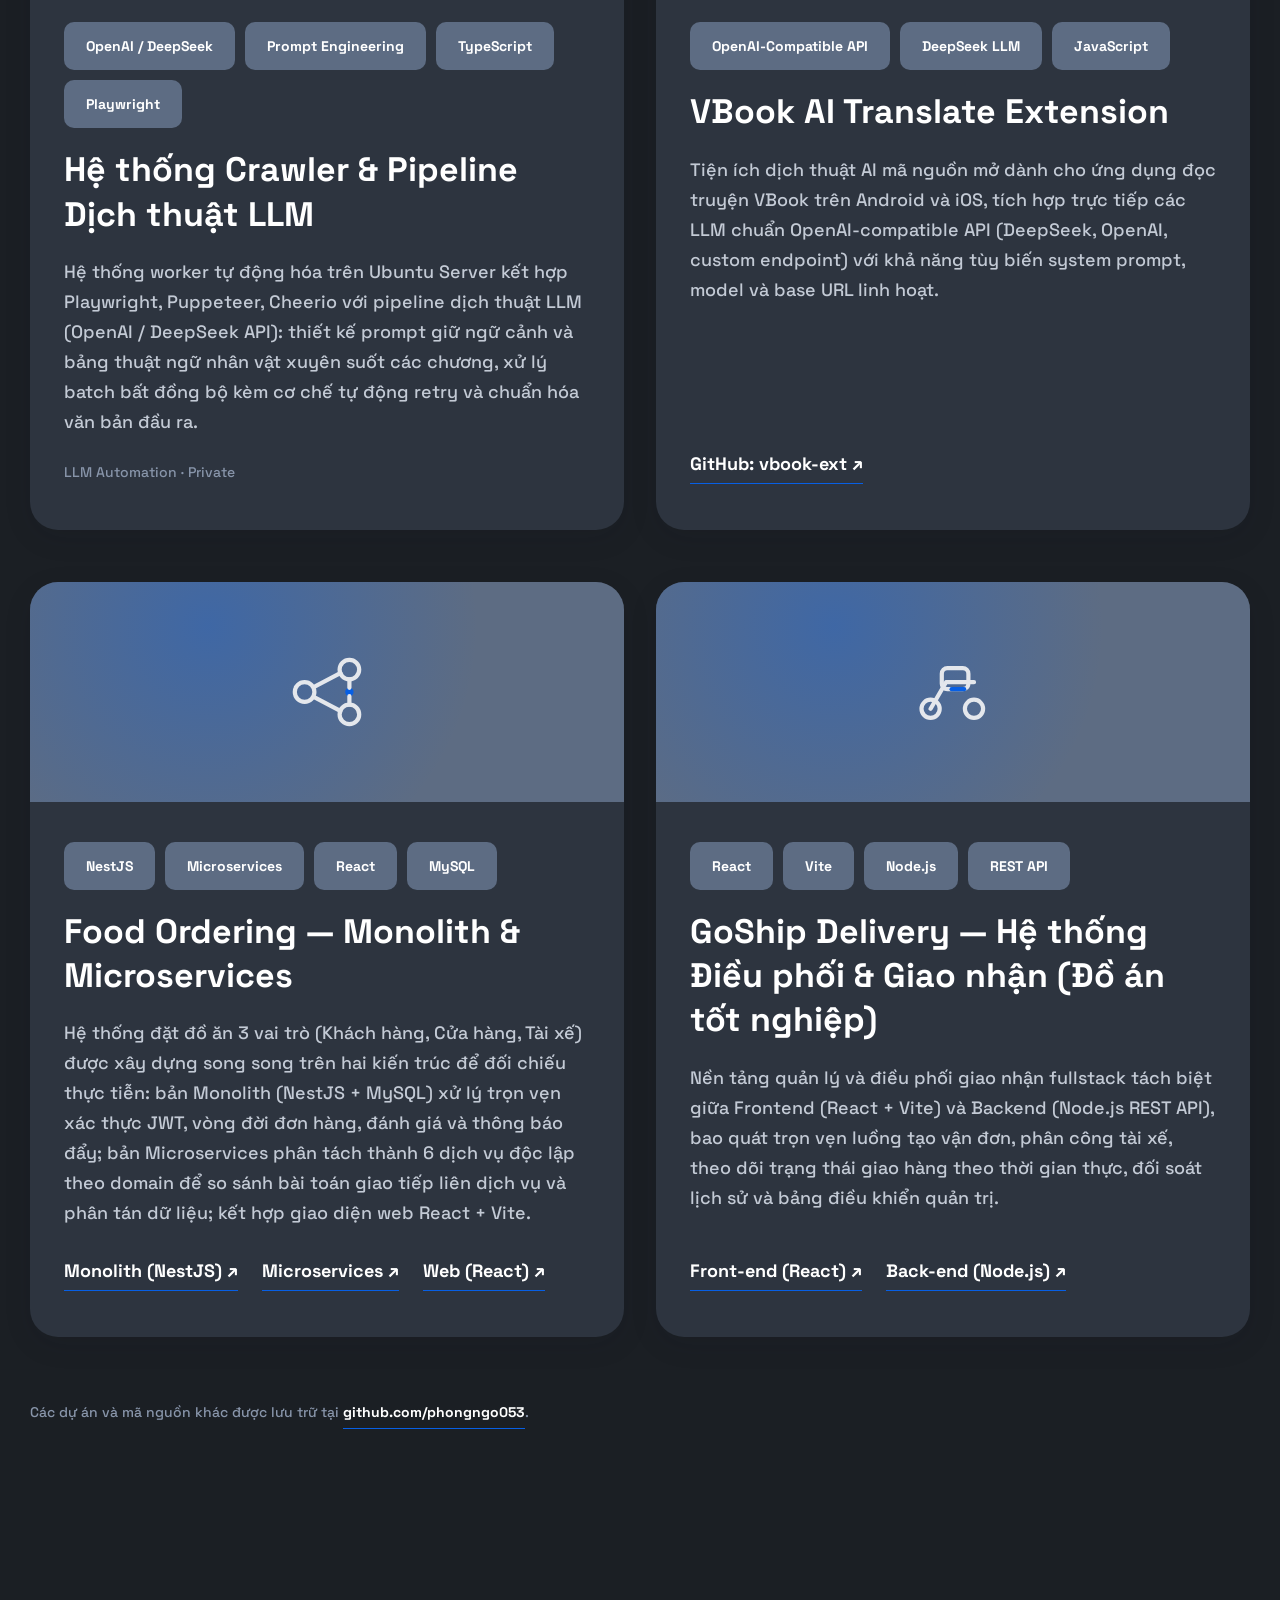
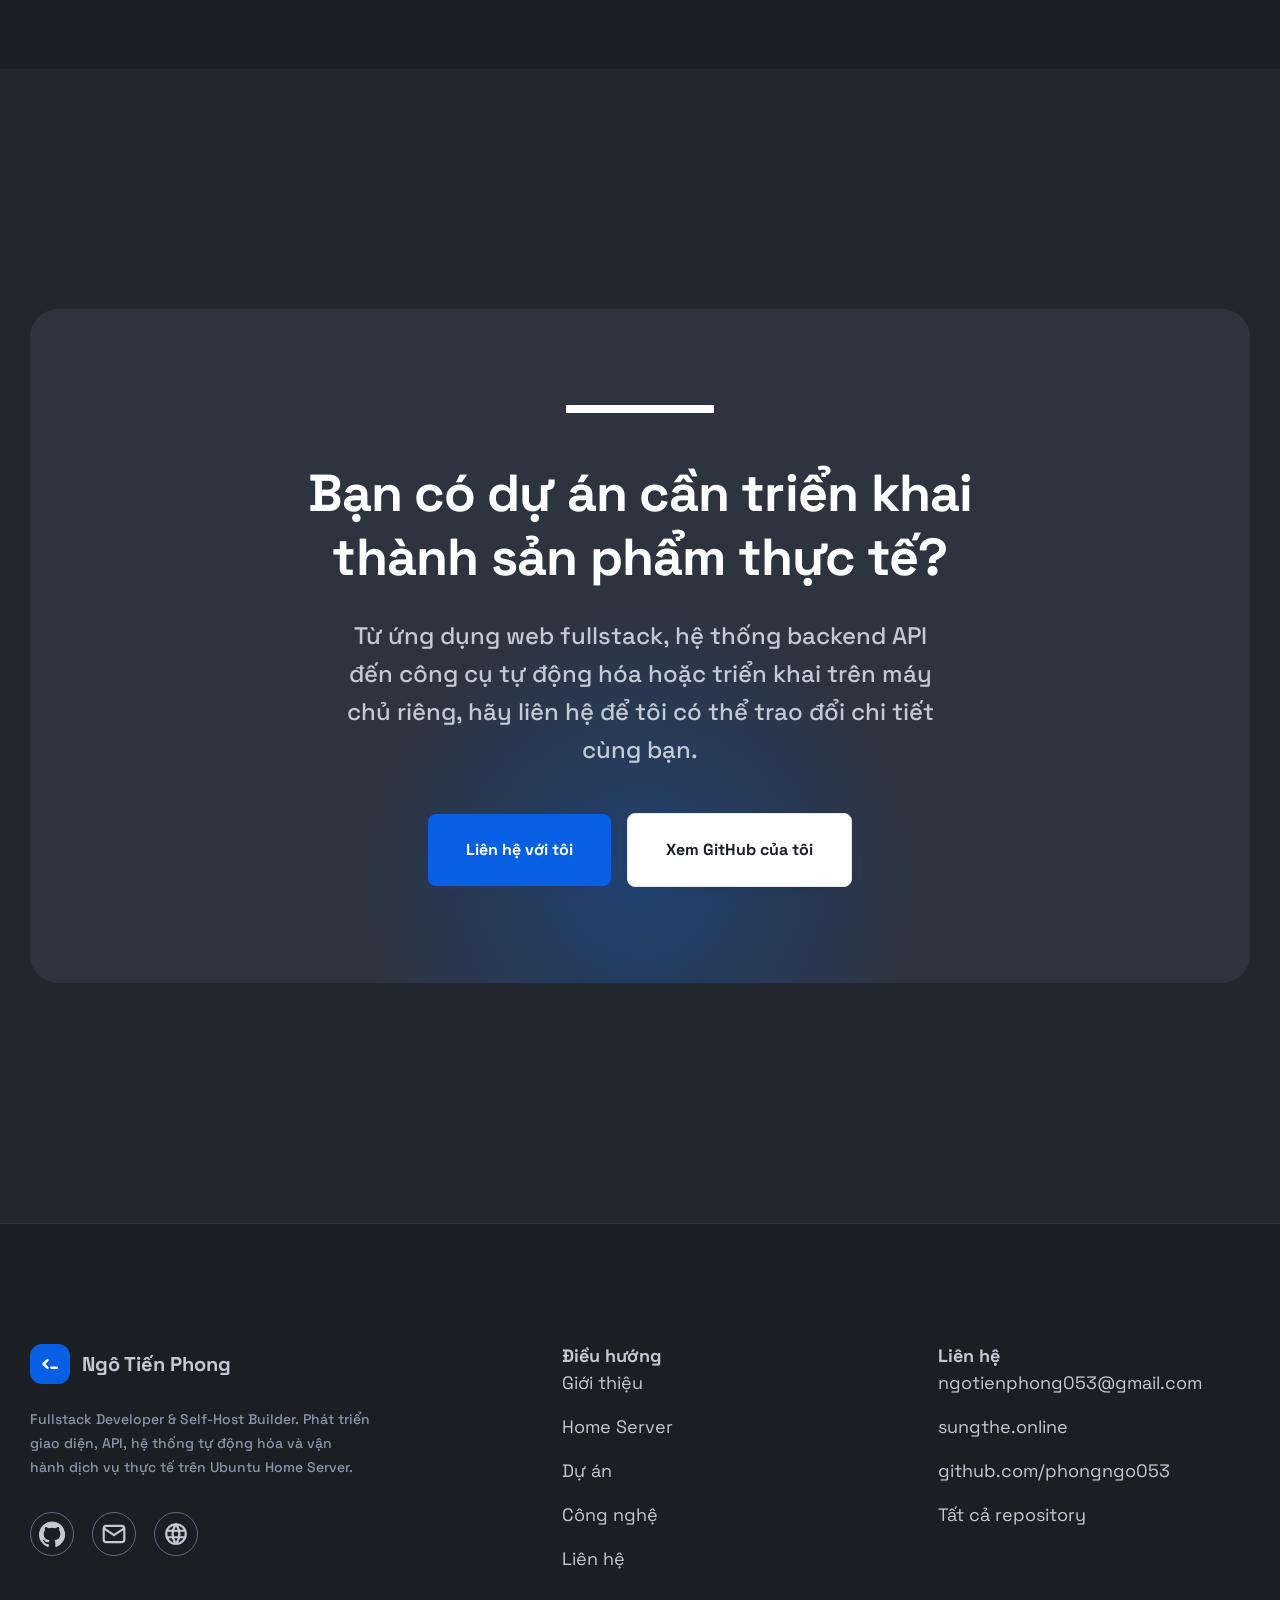
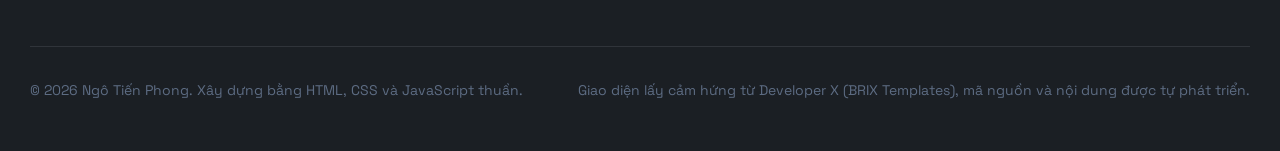
<file: projects.html>
<!DOCTYPE html>
<html lang="vi">
<head>
  <meta charset="UTF-8">
  <meta name="viewport" content="width=device-width, initial-scale=1.0">
  <title data-i18n="meta.projects.title">Dự án — Ngô Tiến Phong</title>
  <meta name="description" data-i18n-content="meta.projects.description" content="Các dự án tiêu biểu đã triển khai: nền tảng đọc truyện sungthe.online, hệ thống crawler và dịch truyện bằng AI, kiến trúc microservices và các ứng dụng fullstack.">
  <meta name="author" content="Ngô Tiến Phong">
  <meta name="theme-color" content="#1b1f24">

  <link rel="icon" type="image/svg+xml" href="assets/favicon.svg">
  <link rel="preconnect" href="https://fonts.googleapis.com">
  <link rel="preconnect" href="https://fonts.gstatic.com" crossorigin>
  <link rel="stylesheet" href="https://fonts.googleapis.com/css2?family=Space+Grotesk:wght@300;400;500;600;700&display=swap">
  <link rel="stylesheet" href="css/main.css?v=20261120">

  <!-- Pick the saved locale before the first paint so the page never flashes the wrong language. -->
  <script>
    (function () {
      var lang = "vi";
      try { lang = localStorage.getItem("phong-lang") || "vi"; } catch (e) {}
      if (lang !== "vi" && lang !== "en") lang = "vi";
      document.documentElement.setAttribute("lang", lang);
      if (lang !== "vi") {
        document.documentElement.setAttribute("data-lang-pending", lang);
        setTimeout(function () {
          document.documentElement.removeAttribute("data-lang-pending");
        }, 2000);
      }
    })();
  </script>

  <script src="js/i18n.js?v=20261120" defer></script>
  <script src="js/main.js?v=20261120" defer></script>
</head>
<body>

  <!-- ============================== NAV ============================== -->
  <header class="nav">
    <div class="container nav-inner">
      <a class="nav-logo" href="index.html" aria-label="Ngô Tiến Phong — trang chủ" data-i18n-attr="aria-label:nav.home">
        <span class="logo-mark" aria-hidden="true">
          <svg width="22" height="22" viewBox="0 0 64 64" fill="none" stroke="currentColor" stroke-width="7" stroke-linecap="round" stroke-linejoin="round">
            <path d="M25 21 L13 32 L25 43"/>
            <path d="M36 43 H52"/>
          </svg>
        </span>
        <span>Ngô Tiến Phong</span>
      </a>

      <nav aria-label="Primary">
        <ul class="nav-links" id="nav-links">
          <li><a href="index.html#about" data-i18n="nav.about">Giới thiệu</a></li>
          <li><a href="index.html#homelab" data-i18n="nav.homelab">Home Server</a></li>
          <li><a href="projects.html" class="is-active" data-i18n="nav.projects">Dự án</a></li>
          <li><a href="index.html#stack" data-i18n="nav.stack">Công nghệ</a></li>
          <li><a href="index.html#experience" data-i18n="nav.experience">Kinh nghiệm</a></li>
          <li><a href="about.html" data-i18n="nav.aboutPage">Về tôi</a></li>
          <li class="nav-lang">
            <div class="lang-switch" role="group" aria-label="Đổi ngôn ngữ" data-i18n-attr="aria-label:nav.langSwitch">
              <button class="lang-option is-active" type="button" data-lang="vi" aria-pressed="true">VN</button>
              <button class="lang-option" type="button" data-lang="en" aria-pressed="false">EN</button>
            </div>
          </li>
        </ul>
      </nav>

      <div class="nav-actions">
        <div class="lang-switch lang-switch-desktop" role="group" aria-label="Đổi ngôn ngữ" data-i18n-attr="aria-label:nav.langSwitch">
          <button class="lang-option is-active" type="button" data-lang="vi" aria-pressed="true">VN</button>
          <button class="lang-option" type="button" data-lang="en" aria-pressed="false">EN</button>
        </div>
        <a class="btn btn-primary btn-small" href="about.html#contact" data-i18n="nav.talk">Liên hệ</a>
        <button class="nav-toggle" id="nav-toggle" type="button" aria-expanded="false" aria-controls="nav-links" aria-label="Mở hoặc đóng menu" data-i18n-attr="aria-label:nav.toggle">
          <span></span>
        </button>
      </div>
    </div>
  </header>

  <main>

    <!-- ============================== PAGE HERO ============================== -->
    <section class="page-hero">
      <div class="container">
        <div class="heading-top-line large" aria-hidden="true"></div>
        <h1 class="display-2" data-i18n="projectsPage.heading">Các dự án tiêu biểu.</h1>
        <p data-i18n="projectsPage.intro">
          Tổng hợp các dự án tiêu biểu đã triển khai hoàn chỉnh, từ ứng dụng web đang vận hành trên Home
          Server, hệ thống tự động hóa tích hợp AI đến các kiến trúc fullstack và microservices.
        </p>
      </div>
    </section>

    <!-- ============================== PROJECT GRID ============================== -->
    <section class="section" style="padding-top:40px">
      <div class="container">
        <div class="filter-row reveal" role="group" aria-label="Lọc dự án theo nhóm" data-i18n-attr="aria-label:projectsPage.filterLabel">
          <button class="chip is-active" type="button" data-filter="all" aria-pressed="true" data-i18n="projectsPage.filterAll">Tất cả</button>
          <button class="chip" type="button" data-filter="live" aria-pressed="false" data-i18n="projectsPage.filterLive">Đang chạy (Live)</button>
          <button class="chip" type="button" data-filter="bot" aria-pressed="false" data-i18n="projectsPage.filterBot">Bot &amp; AI</button>
          <button class="chip" type="button" data-filter="fullstack" aria-pressed="false" data-i18n="projectsPage.filterFullstack">Fullstack</button>
          <button class="chip" type="button" data-filter="backend" aria-pressed="false" data-i18n="projectsPage.filterBackend">Backend / Microservices</button>
        </div>

        <div class="projects-grid">

          <article class="card card-project card-project-featured reveal" data-tags="live,fullstack,bot">
            <div class="card-project-visual has-screenshot">
              <span class="status-pill"><span class="dot" aria-hidden="true"></span><span data-i18n="projects.liveBadge">Live · sungthe.online</span></span>
              <a class="card-project-preview-link" href="https://sungthe.online" target="_blank" rel="noopener" aria-label="Mở trang web sungthe.online trong tab mới" data-i18n-attr="aria-label:projects.sungthePreviewLabel">
                <picture>
                  <source srcset="assets/projects/sungthe.webp" type="image/webp">
                  <img src="assets/projects/sungthe.jpg" width="1280" height="850" fetchpriority="high" alt="Ảnh chụp màn hình trang chủ nền tảng đọc truyện trực tuyến (sungthe.online)" data-i18n-attr="alt:projects.sungtheAlt">
                </picture>
              </a>
            </div>
            <div class="card-project-body">
              <div class="card-project-tags">
                <span class="badge badge-primary small">Next.js 16</span>
                <span class="badge badge-primary small">React 19</span>
                <span class="badge badge-primary small">Express</span>
                <span class="badge badge-primary small">AI / LLM Pipeline</span>
                <span class="badge badge-primary small">SQLite</span>
              </div>
              <h2 class="card-project-title" data-i18n="projects.sungtheTitle">Nền tảng Web Truyện &amp; Dịch thuật AI (sungthe.online)</h2>
              <p class="body-default" data-i18n="projectsPage.sungtheDesc">
                Nền tảng đọc truyện trực tuyến đang vận hành trên Ubuntu Home Server với Next.js 16 App
                Router (React 19), Express và SQLite. Tích hợp Bookhub Admin điều phối luồng thu thập dữ liệu
                và dịch thuật tự động qua LLM API, Author Studio cho tác giả và giao diện đọc tối ưu di động
                (835 Vitest và 28 backend tests).
              </p>
              <div class="card-project-links">
                <a class="link-underline small" href="https://sungthe.online" target="_blank" rel="noopener" data-i18n="projects.openSungthe">Mở sungthe.online ↗</a>
                <span class="card-project-meta" data-i18n="projects.privateRepoNote">Self-hosted · Private repo</span>
              </div>
            </div>
          </article>

          <article class="card card-project reveal" data-tags="live,bot">
            <div class="card-project-visual">
              <span class="status-pill is-subtle"><span class="dot" aria-hidden="true"></span><span data-i18n="projects.selfHostedBadge">AI Pipeline · Home Server</span></span>
              <img src="assets/projects/novel-bots.svg" width="84" height="84" alt="">
            </div>
            <div class="card-project-body">
              <div class="card-project-tags">
                <span class="badge badge-primary small">OpenAI / DeepSeek</span>
                <span class="badge badge-primary small">Prompt Engineering</span>
                <span class="badge badge-primary small">TypeScript</span>
                <span class="badge badge-primary small">Playwright</span>
              </div>
              <h2 class="card-project-title" data-i18n="projectsPage.botsTitle">Hệ thống Crawler &amp; Pipeline Dịch thuật LLM</h2>
              <p class="body-default" data-i18n="projectsPage.botsDesc">
                Hệ thống worker tự động hóa trên Ubuntu Server kết hợp Playwright, Puppeteer, Cheerio với
                pipeline dịch thuật LLM (OpenAI / DeepSeek API): thiết kế prompt giữ ngữ cảnh và bảng thuật
                ngữ nhân vật xuyên suốt các chương, xử lý batch bất đồng bộ kèm cơ chế tự động retry và chuẩn
                hóa văn bản đầu ra.
              </p>
              <div class="card-project-links">
                <span class="card-project-meta" data-i18n="projects.botsNote">LLM Automation · Private</span>
              </div>
            </div>
          </article>

          <article class="card card-project reveal" data-tags="bot">
            <div class="card-project-visual">
              <img src="assets/projects/vbook-ext.svg" width="84" height="84" alt="">
            </div>
            <div class="card-project-body">
              <div class="card-project-tags">
                <span class="badge badge-primary small">OpenAI-Compatible API</span>
                <span class="badge badge-primary small">DeepSeek LLM</span>
                <span class="badge badge-primary small">JavaScript</span>
              </div>
              <h2 class="card-project-title" data-i18n="projectsPage.vbookTitle">VBook AI Translate Extension</h2>
              <p class="body-default" data-i18n="projectsPage.vbookDesc">
                Tiện ích dịch thuật AI mã nguồn mở dành cho ứng dụng đọc truyện VBook trên Android và iOS,
                tích hợp trực tiếp các LLM chuẩn OpenAI-compatible API (DeepSeek, OpenAI, custom endpoint)
                với khả năng tùy biến system prompt, model và base URL linh hoạt.
              </p>
              <div class="card-project-links">
                <a class="link-underline small" href="https://github.com/phongngo053/vbook-ext" target="_blank" rel="noopener" data-i18n="projects.openVbook">GitHub: vbook-ext ↗</a>
              </div>
            </div>
          </article>

          <article class="card card-project reveal" data-tags="fullstack,backend">
            <div class="card-project-visual">
              <img src="assets/projects/food-ordering-micro.svg" width="84" height="84" alt="">
            </div>
            <div class="card-project-body">
              <div class="card-project-tags">
                <span class="badge badge-primary small">NestJS</span>
                <span class="badge badge-primary small">Microservices</span>
                <span class="badge badge-primary small">React</span>
                <span class="badge badge-primary small">MySQL</span>
              </div>
              <h2 class="card-project-title" data-i18n="projectsPage.foodTitle">Food Ordering — Monolith &amp; Microservices</h2>
              <p class="body-default" data-i18n="projectsPage.foodDesc">
                Hệ thống đặt đồ ăn 3 vai trò (Khách hàng, Cửa hàng, Tài xế) được xây dựng song song trên hai
                kiến trúc để đối chiếu thực tiễn: bản Monolith (NestJS + MySQL) xử lý trọn vẹn xác thực JWT,
                vòng đời đơn hàng, đánh giá và thông báo đẩy; bản Microservices phân tách thành 6 dịch vụ
                độc lập theo domain để so sánh bài toán giao tiếp liên dịch vụ và phân tán dữ liệu; kết hợp
                giao diện web React + Vite.
              </p>
              <div class="card-project-links">
                <a class="link-underline small" href="https://github.com/phongngo053/food-ordering-nestjs" target="_blank" rel="noopener" data-i18n="projects.linkMonolith">Monolith (NestJS) ↗</a>
                <a class="link-underline small" href="https://github.com/phongngo053/food-ordering-micro" target="_blank" rel="noopener" data-i18n="projects.linkMicro">Microservices ↗</a>
                <a class="link-underline small" href="https://github.com/phongngo053/food-ordering-react" target="_blank" rel="noopener" data-i18n="projects.linkWeb">Web (React) ↗</a>
              </div>
            </div>
          </article>

          <article class="card card-project reveal" data-tags="fullstack,backend">
            <div class="card-project-visual">
              <img src="assets/projects/phong-delivery.svg" width="84" height="84" alt="">
            </div>
            <div class="card-project-body">
              <div class="card-project-tags">
                <span class="badge badge-primary small">React</span>
                <span class="badge badge-primary small">Vite</span>
                <span class="badge badge-primary small">Node.js</span>
                <span class="badge badge-primary small">REST API</span>
              </div>
              <h2 class="card-project-title" data-i18n="projectsPage.deliveryTitle">GoShip Delivery — Hệ thống Điều phối &amp; Giao nhận (Đồ án tốt nghiệp)</h2>
              <p class="body-default" data-i18n="projectsPage.deliveryDesc">
                Nền tảng quản lý và điều phối giao nhận fullstack tách biệt giữa Frontend (React + Vite) và
                Backend (Node.js REST API), bao quát trọn vẹn luồng tạo vận đơn, phân công tài xế, theo dõi
                trạng thái giao hàng theo thời gian thực, đối soát lịch sử và bảng điều khiển quản trị.
              </p>
              <div class="card-project-links">
                <a class="link-underline small" href="https://github.com/phongngo053/phong-delivery-FE" target="_blank" rel="noopener" data-i18n="projectsPage.linkFe">Front-end (React) ↗</a>
                <a class="link-underline small" href="https://github.com/phongngo053/phong-delivery-BE" target="_blank" rel="noopener" data-i18n="projectsPage.linkBe">Back-end (Node.js) ↗</a>
              </div>
            </div>
          </article>

        </div>

        <p class="body-small text-neutral-500 mt-64 reveal">
          <span data-i18n="projectsPage.more">Các dự án và mã nguồn khác được lưu trữ tại</span>
          <a class="link-underline small" href="https://github.com/phongngo053?tab=repositories" target="_blank" rel="noopener">github.com/phongngo053</a>.
        </p>
      </div>
    </section>

    <!-- ============================== CTA ============================== -->
    <section class="section section-alt">
      <div class="container">
        <div class="cta reveal">
          <div class="heading-top-line large" style="margin-left:auto;margin-right:auto" aria-hidden="true"></div>
          <h2 class="display-3" data-i18n="projectsPage.ctaHeading">Bạn có dự án cần triển khai thành sản phẩm thực tế?</h2>
          <p class="body-large" data-i18n="projectsPage.ctaBody">
            Từ ứng dụng web fullstack, hệ thống backend API đến công cụ tự động hóa hoặc triển khai trên
            máy chủ riêng, hãy liên hệ để tôi có thể trao đổi chi tiết cùng bạn.
          </p>
          <div class="buttons-row">
            <a class="btn btn-primary" href="about.html#contact" data-i18n="hero.getInTouch">Liên hệ với tôi</a>
            <a class="btn btn-secondary" href="https://github.com/phongngo053" target="_blank" rel="noopener" data-i18n="cta.github">Xem GitHub của tôi</a>
          </div>
        </div>
      </div>
    </section>

  </main>

  <!-- ============================== FOOTER ============================== -->
  <footer class="footer">
    <div class="container">
      <div class="footer-grid">
        <div>
          <a class="nav-logo" href="index.html">
            <span class="logo-mark" aria-hidden="true">
              <svg width="22" height="22" viewBox="0 0 64 64" fill="none" stroke="currentColor" stroke-width="7" stroke-linecap="round" stroke-linejoin="round">
                <path d="M25 21 L13 32 L25 43"/>
                <path d="M36 43 H52"/>
              </svg>
            </span>
            <span>Ngô Tiến Phong</span>
          </a>
          <p class="body-small text-neutral-500 mt-24" style="max-width:340px" data-i18n="footer.tagline">
            Fullstack Developer &amp; Self-Host Builder. Phát triển giao diện, API, hệ thống tự động hóa và
            vận hành dịch vụ thực tế trên Ubuntu Home Server.
          </p>
          <div class="social-row mt-32">
            <a href="https://github.com/phongngo053" target="_blank" rel="noopener" aria-label="GitHub">
              <svg class="social-icon" viewBox="0 0 24 24" fill="currentColor" aria-hidden="true">
                <path d="M12 .5a12 12 0 0 0-3.79 23.4c.6.11.82-.26.82-.58v-2.2c-3.34.73-4.04-1.42-4.04-1.42-.55-1.4-1.34-1.77-1.34-1.77-1.09-.75.08-.73.08-.73 1.21.08 1.84 1.24 1.84 1.24 1.07 1.84 2.81 1.31 3.5 1 .11-.78.42-1.31.76-1.61-2.67-.3-5.47-1.34-5.47-5.96 0-1.32.47-2.39 1.24-3.23-.13-.3-.54-1.53.12-3.18 0 0 1.01-.32 3.3 1.23a11.5 11.5 0 0 1 6 0c2.29-1.55 3.3-1.23 3.3-1.23.66 1.65.25 2.88.12 3.18.77.84 1.23 1.91 1.23 3.23 0 4.63-2.8 5.65-5.48 5.95.43.37.82 1.1.82 2.22v3.29c0 .32.21.7.83.58A12 12 0 0 0 12 .5Z"/>
              </svg>
            </a>
            <a href="mailto:ngotienphong053@gmail.com" aria-label="Email">
              <svg class="social-icon" viewBox="0 0 24 24" fill="none" stroke="currentColor" stroke-width="2" stroke-linecap="round" stroke-linejoin="round" aria-hidden="true">
                <rect x="2.5" y="4.5" width="19" height="15" rx="2.5"/>
                <path d="m3 7 9 6 9-6"/>
              </svg>
            </a>
            <a href="https://sungthe.online" target="_blank" rel="noopener" aria-label="Web Truyện sungthe.online">
              <svg class="social-icon" viewBox="0 0 24 24" fill="none" stroke="currentColor" stroke-width="2" stroke-linecap="round" stroke-linejoin="round" aria-hidden="true">
                <circle cx="12" cy="12" r="9"/>
                <path d="M3.6 9h16.8M3.6 15h16.8"/>
                <path d="M12 3a14.5 14.5 0 0 0 0 18 14.5 14.5 0 0 0 0-18Z"/>
              </svg>
            </a>
          </div>
        </div>

        <div>
          <h2 class="h5" data-i18n="footer.navigate">Điều hướng</h2>
          <ul>
            <li><a href="index.html#about" data-i18n="nav.about">Giới thiệu</a></li>
            <li><a href="index.html#homelab" data-i18n="nav.homelab">Home Server</a></li>
            <li><a href="projects.html" data-i18n="nav.projects">Dự án</a></li>
            <li><a href="index.html#stack" data-i18n="nav.stack">Công nghệ</a></li>
            <li><a href="about.html" data-i18n="footer.contact">Liên hệ</a></li>
          </ul>
        </div>

        <div>
          <h2 class="h5" data-i18n="footer.contact">Liên hệ</h2>
          <ul>
            <li><a href="mailto:ngotienphong053@gmail.com">ngotienphong053@gmail.com</a></li>
            <li><a href="https://sungthe.online" target="_blank" rel="noopener">sungthe.online</a></li>
            <li><a href="https://github.com/phongngo053" target="_blank" rel="noopener">github.com/phongngo053</a></li>
            <li><a href="https://github.com/phongngo053?tab=repositories" target="_blank" rel="noopener" data-i18n="footer.allRepos">Tất cả repository</a></li>
          </ul>
        </div>
      </div>

      <div class="footer-bottom">
        <span>© <span data-year>2026</span> Ngô Tiến Phong. <span data-i18n="footer.built">Xây dựng bằng HTML, CSS và JavaScript thuần.</span></span>
        <span data-i18n="footer.design">Giao diện lấy cảm hứng từ Developer X (BRIX Templates), mã nguồn và nội dung được tự phát triển.</span>
      </div>
    </div>
  </footer>

</body>
</html>
</file>
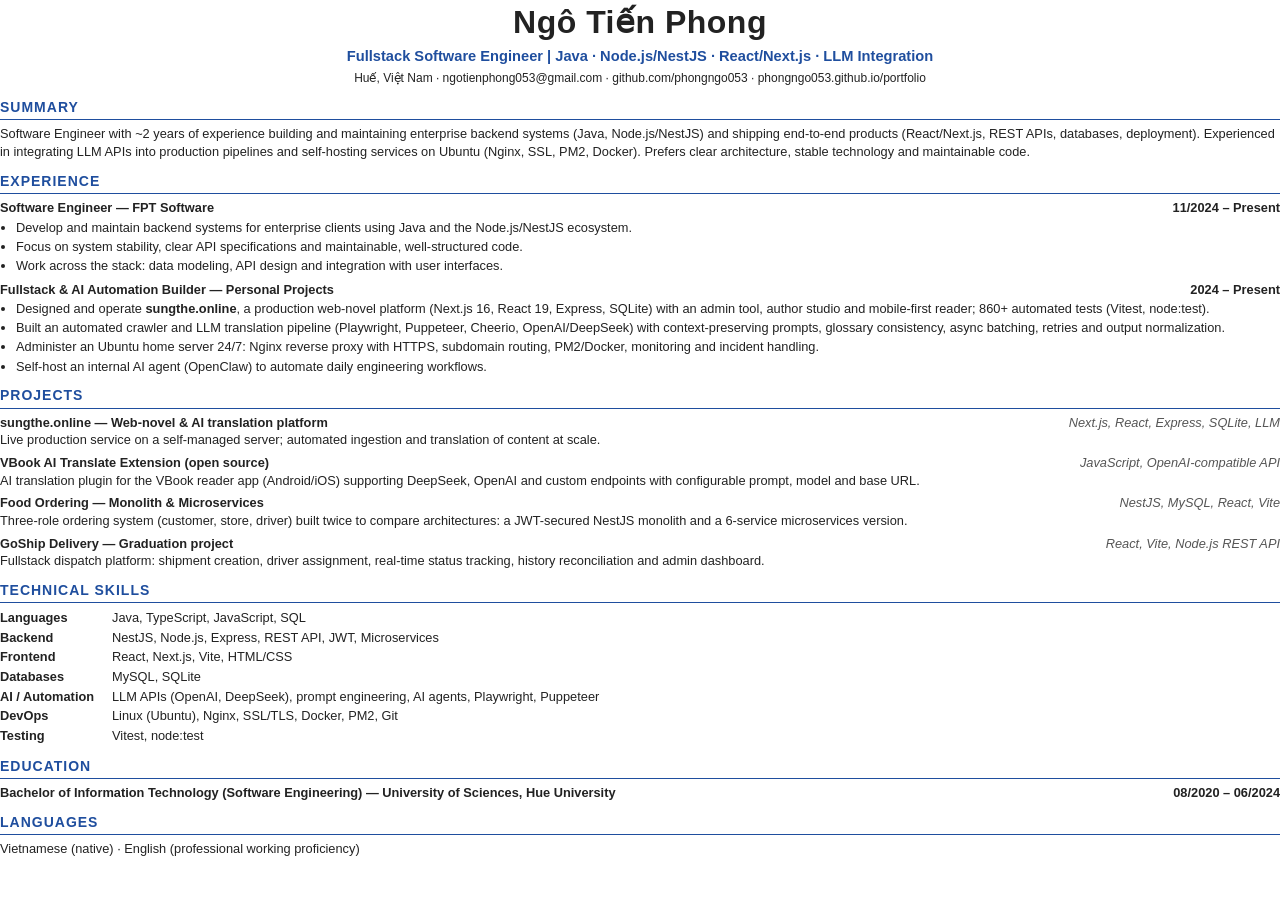
<file: cv/cv-en.html>
<!DOCTYPE html>
<html lang="en">
<head>
<meta charset="UTF-8">
<title>Ngô Tiến Phong - CV</title>
<style>
  @page { size: A4; margin: 12mm 15mm; }
  * { box-sizing: border-box; }
  body { font-family: "Segoe UI", Arial, sans-serif; font-size: 9.6pt; line-height: 1.38; color: #222; margin: 0; }
  a { color: inherit; text-decoration: none; }
  header { text-align: center; margin-bottom: 4px; }
  h1 { font-size: 24pt; margin: 0; letter-spacing: .5px; }
  .role { color: #1f4e9e; font-size: 11pt; font-weight: 600; margin: 2px 0 4px; }
  .contact { font-size: 9pt; }
  h2 { font-size: 10.5pt; color: #1f4e9e; text-transform: uppercase; letter-spacing: 1px; border-bottom: 1.2px solid #1f4e9e; padding-bottom: 2px; margin: 11px 0 5px; }
  .row { display: flex; justify-content: space-between; gap: 10px; }
  .row b { font-weight: 700; } .row i { color: #555; }
  ul { margin: 2px 0 6px; padding-left: 16px; } li { margin-bottom: 1.5px; }
  .proj { margin-bottom: 5px; }
  table { border-collapse: collapse; } td { vertical-align: top; padding: 1px 0; } td:first-child { width: 112px; font-weight: 700; }
  p { margin: 0; }
</style>
</head>
<body>
<header>
  <h1>Ngô Tiến Phong</h1>
  <div class="role">Fullstack Software Engineer | Java · Node.js/NestJS · React/Next.js · LLM Integration</div>
  <div class="contact">Huế, Việt Nam · ngotienphong053@gmail.com · github.com/phongngo053 · phongngo053.github.io/portfolio</div>
</header>

<h2>Summary</h2>
<p>Software Engineer with ~2 years of experience building and maintaining enterprise backend systems (Java, Node.js/NestJS) and shipping end-to-end products (React/Next.js, REST APIs, databases, deployment). Experienced in integrating LLM APIs into production pipelines and self-hosting services on Ubuntu (Nginx, SSL, PM2, Docker). Prefers clear architecture, stable technology and maintainable code.</p>

<h2>Experience</h2>
<div class="row"><b>Software Engineer — FPT Software</b><b>11/2024 – Present</b></div>
<ul>
  <li>Develop and maintain backend systems for enterprise clients using Java and the Node.js/NestJS ecosystem.</li>
  <li>Focus on system stability, clear API specifications and maintainable, well-structured code.</li>
  <li>Work across the stack: data modeling, API design and integration with user interfaces.</li>
</ul>
<div class="row"><b>Fullstack &amp; AI Automation Builder — Personal Projects</b><b>2024 – Present</b></div>
<ul>
  <li>Designed and operate <b>sungthe.online</b>, a production web-novel platform (Next.js 16, React 19, Express, SQLite) with an admin tool, author studio and mobile-first reader; 860+ automated tests (Vitest, node:test).</li>
  <li>Built an automated crawler and LLM translation pipeline (Playwright, Puppeteer, Cheerio, OpenAI/DeepSeek) with context-preserving prompts, glossary consistency, async batching, retries and output normalization.</li>
  <li>Administer an Ubuntu home server 24/7: Nginx reverse proxy with HTTPS, subdomain routing, PM2/Docker, monitoring and incident handling.</li>
  <li>Self-host an internal AI agent (OpenClaw) to automate daily engineering workflows.</li>
</ul>

<h2>Projects</h2>
<div class="proj"><div class="row"><b>sungthe.online — Web-novel &amp; AI translation platform</b><i>Next.js, React, Express, SQLite, LLM</i></div>Live production service on a self-managed server; automated ingestion and translation of content at scale.</div>
<div class="proj"><div class="row"><b>VBook AI Translate Extension (open source)</b><i>JavaScript, OpenAI-compatible API</i></div>AI translation plugin for the VBook reader app (Android/iOS) supporting DeepSeek, OpenAI and custom endpoints with configurable prompt, model and base URL.</div>
<div class="proj"><div class="row"><b>Food Ordering — Monolith &amp; Microservices</b><i>NestJS, MySQL, React, Vite</i></div>Three-role ordering system (customer, store, driver) built twice to compare architectures: a JWT-secured NestJS monolith and a 6-service microservices version.</div>
<div class="proj"><div class="row"><b>GoShip Delivery — Graduation project</b><i>React, Vite, Node.js REST API</i></div>Fullstack dispatch platform: shipment creation, driver assignment, real-time status tracking, history reconciliation and admin dashboard.</div>

<h2>Technical Skills</h2>
<table>
<tr><td>Languages</td><td>Java, TypeScript, JavaScript, SQL</td></tr>
<tr><td>Backend</td><td>NestJS, Node.js, Express, REST API, JWT, Microservices</td></tr>
<tr><td>Frontend</td><td>React, Next.js, Vite, HTML/CSS</td></tr>
<tr><td>Databases</td><td>MySQL, SQLite</td></tr>
<tr><td>AI / Automation</td><td>LLM APIs (OpenAI, DeepSeek), prompt engineering, AI agents, Playwright, Puppeteer</td></tr>
<tr><td>DevOps</td><td>Linux (Ubuntu), Nginx, SSL/TLS, Docker, PM2, Git</td></tr>
<tr><td>Testing</td><td>Vitest, node:test</td></tr>
</table>

<h2>Education</h2>
<div class="row"><b>Bachelor of Information Technology (Software Engineering) — University of Sciences, Hue University</b><b>08/2020 – 06/2024</b></div>

<h2>Languages</h2>
<p>Vietnamese (native) · English (professional working proficiency)</p>
</body>
</html>
</file>
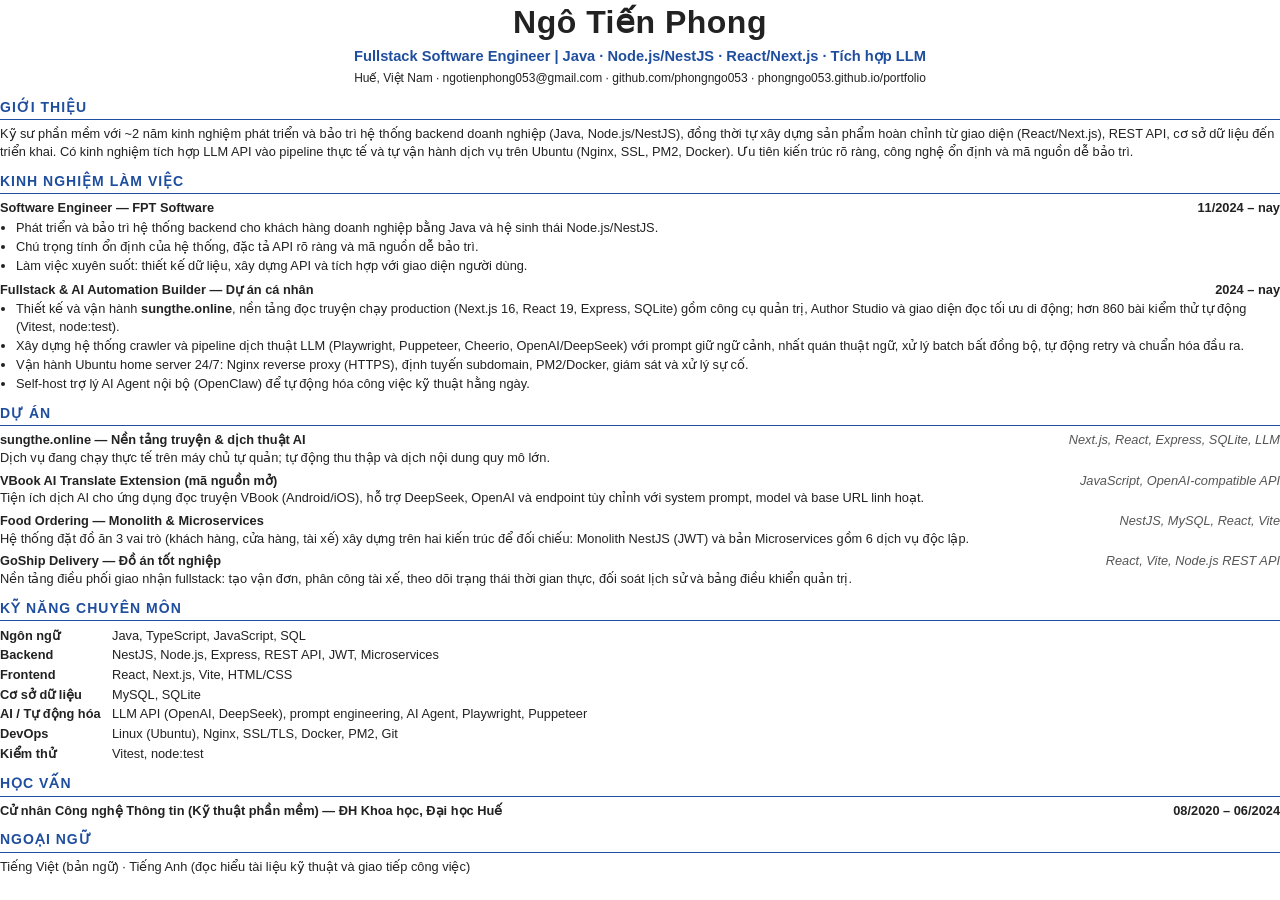
<file: cv/cv-vi.html>
<!DOCTYPE html>
<html lang="vi">
<head>
<meta charset="UTF-8">
<title>Ngô Tiến Phong - CV</title>
<style>
  @page { size: A4; margin: 12mm 15mm; }
  * { box-sizing: border-box; }
  body { font-family: "Segoe UI", Arial, sans-serif; font-size: 9.6pt; line-height: 1.38; color: #222; margin: 0; }
  a { color: inherit; text-decoration: none; }
  header { text-align: center; margin-bottom: 4px; }
  h1 { font-size: 24pt; margin: 0; letter-spacing: .5px; }
  .role { color: #1f4e9e; font-size: 11pt; font-weight: 600; margin: 2px 0 4px; }
  .contact { font-size: 9pt; }
  h2 { font-size: 10.5pt; color: #1f4e9e; text-transform: uppercase; letter-spacing: 1px; border-bottom: 1.2px solid #1f4e9e; padding-bottom: 2px; margin: 11px 0 5px; }
  .row { display: flex; justify-content: space-between; gap: 10px; }
  .row b { font-weight: 700; } .row i { color: #555; }
  ul { margin: 2px 0 6px; padding-left: 16px; } li { margin-bottom: 1.5px; }
  .proj { margin-bottom: 5px; }
  table { border-collapse: collapse; } td { vertical-align: top; padding: 1px 0; } td:first-child { width: 112px; font-weight: 700; }
  p { margin: 0; }
</style>
</head>
<body>
<header>
  <h1>Ngô Tiến Phong</h1>
  <div class="role">Fullstack Software Engineer | Java · Node.js/NestJS · React/Next.js · Tích hợp LLM</div>
  <div class="contact">Huế, Việt Nam · ngotienphong053@gmail.com · github.com/phongngo053 · phongngo053.github.io/portfolio</div>
</header>

<h2>Giới thiệu</h2>
<p>Kỹ sư phần mềm với ~2 năm kinh nghiệm phát triển và bảo trì hệ thống backend doanh nghiệp (Java, Node.js/NestJS), đồng thời tự xây dựng sản phẩm hoàn chỉnh từ giao diện (React/Next.js), REST API, cơ sở dữ liệu đến triển khai. Có kinh nghiệm tích hợp LLM API vào pipeline thực tế và tự vận hành dịch vụ trên Ubuntu (Nginx, SSL, PM2, Docker). Ưu tiên kiến trúc rõ ràng, công nghệ ổn định và mã nguồn dễ bảo trì.</p>

<h2>Kinh nghiệm làm việc</h2>
<div class="row"><b>Software Engineer — FPT Software</b><b>11/2024 – nay</b></div>
<ul>
  <li>Phát triển và bảo trì hệ thống backend cho khách hàng doanh nghiệp bằng Java và hệ sinh thái Node.js/NestJS.</li>
  <li>Chú trọng tính ổn định của hệ thống, đặc tả API rõ ràng và mã nguồn dễ bảo trì.</li>
  <li>Làm việc xuyên suốt: thiết kế dữ liệu, xây dựng API và tích hợp với giao diện người dùng.</li>
</ul>
<div class="row"><b>Fullstack &amp; AI Automation Builder — Dự án cá nhân</b><b>2024 – nay</b></div>
<ul>
  <li>Thiết kế và vận hành <b>sungthe.online</b>, nền tảng đọc truyện chạy production (Next.js 16, React 19, Express, SQLite) gồm công cụ quản trị, Author Studio và giao diện đọc tối ưu di động; hơn 860 bài kiểm thử tự động (Vitest, node:test).</li>
  <li>Xây dựng hệ thống crawler và pipeline dịch thuật LLM (Playwright, Puppeteer, Cheerio, OpenAI/DeepSeek) với prompt giữ ngữ cảnh, nhất quán thuật ngữ, xử lý batch bất đồng bộ, tự động retry và chuẩn hóa đầu ra.</li>
  <li>Vận hành Ubuntu home server 24/7: Nginx reverse proxy (HTTPS), định tuyến subdomain, PM2/Docker, giám sát và xử lý sự cố.</li>
  <li>Self-host trợ lý AI Agent nội bộ (OpenClaw) để tự động hóa công việc kỹ thuật hằng ngày.</li>
</ul>

<h2>Dự án</h2>
<div class="proj"><div class="row"><b>sungthe.online — Nền tảng truyện &amp; dịch thuật AI</b><i>Next.js, React, Express, SQLite, LLM</i></div>Dịch vụ đang chạy thực tế trên máy chủ tự quản; tự động thu thập và dịch nội dung quy mô lớn.</div>
<div class="proj"><div class="row"><b>VBook AI Translate Extension (mã nguồn mở)</b><i>JavaScript, OpenAI-compatible API</i></div>Tiện ích dịch AI cho ứng dụng đọc truyện VBook (Android/iOS), hỗ trợ DeepSeek, OpenAI và endpoint tùy chỉnh với system prompt, model và base URL linh hoạt.</div>
<div class="proj"><div class="row"><b>Food Ordering — Monolith &amp; Microservices</b><i>NestJS, MySQL, React, Vite</i></div>Hệ thống đặt đồ ăn 3 vai trò (khách hàng, cửa hàng, tài xế) xây dựng trên hai kiến trúc để đối chiếu: Monolith NestJS (JWT) và bản Microservices gồm 6 dịch vụ độc lập.</div>
<div class="proj"><div class="row"><b>GoShip Delivery — Đồ án tốt nghiệp</b><i>React, Vite, Node.js REST API</i></div>Nền tảng điều phối giao nhận fullstack: tạo vận đơn, phân công tài xế, theo dõi trạng thái thời gian thực, đối soát lịch sử và bảng điều khiển quản trị.</div>

<h2>Kỹ năng chuyên môn</h2>
<table>
<tr><td>Ngôn ngữ</td><td>Java, TypeScript, JavaScript, SQL</td></tr>
<tr><td>Backend</td><td>NestJS, Node.js, Express, REST API, JWT, Microservices</td></tr>
<tr><td>Frontend</td><td>React, Next.js, Vite, HTML/CSS</td></tr>
<tr><td>Cơ sở dữ liệu</td><td>MySQL, SQLite</td></tr>
<tr><td>AI / Tự động hóa</td><td>LLM API (OpenAI, DeepSeek), prompt engineering, AI Agent, Playwright, Puppeteer</td></tr>
<tr><td>DevOps</td><td>Linux (Ubuntu), Nginx, SSL/TLS, Docker, PM2, Git</td></tr>
<tr><td>Kiểm thử</td><td>Vitest, node:test</td></tr>
</table>

<h2>Học vấn</h2>
<div class="row"><b>Cử nhân Công nghệ Thông tin (Kỹ thuật phần mềm) — ĐH Khoa học, Đại học Huế</b><b>08/2020 – 06/2024</b></div>

<h2>Ngoại ngữ</h2>
<p>Tiếng Việt (bản ngữ) · Tiếng Anh (đọc hiểu tài liệu kỹ thuật và giao tiếp công việc)</p>
</body>
</html>
</file>
<file: css/main.css>
/* ==========================================================================
   Ngô Tiến Phong — Personal Portfolio
   Design system ported from the "Developer X" Webflow template by BRIX
   Templates (tokens / layout primitives / component geometry).
   All content, copy and artwork in this project are original.

   1. Tokens
   2. Reset & base
   3. Typography
   4. Layout primitives
   5. Components
   6. Page sections
   7. Utilities
   8. Responsive
   ========================================================================== */

/* 1. Tokens ---------------------------------------------------------------- */
:root {
  /* Neutrals */
  --neutral--800: #1b1f24;
  --neutral--700: #2d343f;
  --neutral--600: #5d6c83;
  --neutral--500: #8895aa;
  --neutral--400: #c3cad5;
  --neutral--300: #e4e7ec;
  --neutral--200: #f0f2f4;
  --neutral--100: #ffffff;

  /* Brand */
  --accent--primary-1: #075fe4;
  --accent--primary-2: #2e81ff;
  --accent--primary-3: #8fc3ff;
  --accent--primary-4: #eaf4ff;

  /* System — green */
  --system--green-400: #11845b;
  --system--green-300: #05c168;
  --system--green-200: #7fdca4;
  --system--green-100: #def2e6;

  /* System — orange */
  --system--orange-400: #d5691b;
  --system--orange-300: #ff9e2c;
  --system--orange-200: #ffd19b;
  --system--orange-100: #fff3e4;

  /* Shadows */
  --general--shadow-01: #14142b0f;
  --general--shadow-02: #14142b14;
  --general--shadow-03: #14142b1a;
  --general--shadow-04: #14142b24;
  --general--shadow-05: #14142b29;
  --general--shadow-06: #14142b3d;
  --button-shadow--color-01: #4a3aff0f;
  --button-shadow--color-02: #3a8fff14;
  --button-shadow--color-03: #3a8fff14;
  --button-shadow--white-01: #14142b0a;
  --button-shadow--white-02: #14142b0f;
  --button-shadow--white-03: #14142b1a;

  /* Type */
  --font-primary: "Space Grotesk", "SpaceGrotesk", -apple-system, BlinkMacSystemFont,
    "Segoe UI", Roboto, Helvetica, Arial, sans-serif;

  /* Rhythm */
  --container-max: 1268px;
  --gutter: 24px;
  --section-space: 240px;
  --radius-card: 28px;
  --radius-control: 8px;
  --radius-badge: 10px;
  --nav-height: 88px;
}

/* 2. Reset & base ---------------------------------------------------------- */
*,
*::before,
*::after {
  box-sizing: border-box;
}

html {
  scroll-behavior: smooth;
  scroll-padding-top: calc(var(--nav-height) + 24px);
  -webkit-text-size-adjust: 100%;
}

body {
  margin: 0;
  background-color: var(--neutral--800);
  color: var(--neutral--400);
  font-family: var(--font-primary);
  font-size: 18px;
  line-height: 1.667;
  -webkit-font-smoothing: antialiased;
  -moz-osx-font-smoothing: grayscale;
  overflow-x: hidden;
}

body.nav-open {
  overflow: hidden;
}

img,
svg,
video {
  display: block;
  max-width: 100%;
}

a {
  color: inherit;
  text-decoration: none;
}

button {
  font-family: inherit;
}

::selection {
  background: var(--accent--primary-1);
  color: var(--neutral--100);
}

:focus-visible {
  outline: 2px solid var(--accent--primary-3);
  outline-offset: 3px;
  border-radius: 4px;
}

/* 3. Typography ------------------------------------------------------------ */
.display-1,
.display-2,
.display-3,
.display-4,
.display-5,
.h1,
.h2,
.h3,
.h4,
.h5,
.h6,
p,
h1,
h2,
h3,
h4,
h5,
h6 {
  margin: 0;
  font-weight: 500;
}

.display-1 { font-size: 90px; line-height: 1.111; font-weight: 700; letter-spacing: -0.02em; }
.display-2 { font-size: 76px; line-height: 1.132; font-weight: 700; letter-spacing: -0.02em; }
.display-3 { font-size: 52px; line-height: 1.231; font-weight: 700; letter-spacing: -0.015em; }
.display-4 { font-size: 38px; line-height: 1.211; font-weight: 700; letter-spacing: -0.01em; }
.display-5 { font-size: 34px; line-height: 1.441; font-weight: 700; }

.h1 { font-size: 54px; line-height: 1.222; font-weight: 700; }
.h2 { font-size: 38px; line-height: 1.447; font-weight: 700; }
.h3 { font-size: 24px; line-height: 1.417; font-weight: 700; }
.h4 { font-size: 22px; line-height: 1.273; font-weight: 700; }
.h5 { font-size: 18px; line-height: 1.333; font-weight: 700; }
.h6 { font-size: 16px; line-height: 1.375; font-weight: 700; }

.text-400 { font-size: 24px; line-height: 1.083; }
.text-300 { font-size: 20px; line-height: 1.1; }
.text-200 { font-size: 18px; line-height: 1.111; }
.text-100 { font-size: 16px; line-height: 1.125; }

.body-large { font-size: 24px; line-height: 1.583; }
.body-default { font-size: 18px; line-height: 1.667; }
.body-small { font-size: 14px; line-height: 1.714; }

.medium { font-weight: 500; }
.bold { font-weight: 700; color: var(--neutral--100); }
.italic { font-style: italic; }

.text-neutral-100 { color: var(--neutral--100); }
.text-neutral-400 { color: var(--neutral--400); }
.text-neutral-500 { color: var(--neutral--500); }
.text-neutral-600 { color: var(--neutral--600); }
.text-accent { color: var(--accent--primary-3); }

.text-center { text-align: center; }
.text-balance { text-wrap: balance; }

blockquote {
  margin: 0;
  padding: 0;
  border: 0;
  font-size: 18px;
  line-height: 30px;
  font-style: italic;
  color: var(--neutral--300);
}

/* 4. Layout primitives ------------------------------------------------------ */
.container {
  width: 100%;
  max-width: var(--container-max);
  margin: 0 auto;
  padding: 0 var(--gutter);
}

.container-small {
  max-width: 600px;
}

.section {
  padding: var(--section-space) 0;
}

.section-alt {
  background-color: rgba(45, 52, 63, 0.4);
}

.section-tight {
  padding: 120px 0;
}

.grid {
  display: grid;
  gap: 16px;
}

.grid-1-column { grid-template-columns: minmax(0, 1fr); }
.grid-2-columns { grid-template-columns: repeat(2, minmax(0, 1fr)); }
.grid-3-columns { grid-template-columns: repeat(3, minmax(0, 1fr)); }
.grid-4-columns { grid-template-columns: repeat(4, minmax(0, 1fr)); }

.gap-16 { gap: 16px; }
.gap-28 { gap: 28px; }
.gap-40 { gap: 40px; }
.gap-64 { gap: 64px; }

.flex { display: flex; }
.flex-col { flex-direction: column; }
.items-center { align-items: center; }
.justify-between { justify-content: space-between; }
.flex-wrap { flex-wrap: wrap; }

.buttons-row {
  display: flex;
  align-items: center;
  gap: 16px;
  flex-wrap: wrap;
}

.heading-top-line {
  background-color: var(--neutral--100);
  max-width: 118px;
  min-height: 5px;
  margin-bottom: 24px;
}

.heading-top-line.large {
  max-width: 148px;
  min-height: 8px;
  margin-bottom: 48px;
}

.paragraph-underline {
  background-color: var(--neutral--100);
  max-width: 56px;
  min-height: 6px;
  margin-top: 32px;
}

.link-underline {
  display: inline-flex;
  align-items: center;
  gap: 10px;
  color: var(--neutral--100);
  font-weight: 700;
  padding-bottom: 3px;
  border-bottom: 3px solid var(--accent--primary-1);
  transition: color 0.3s, border-color 0.3s;
}

.link-underline.medium { border-bottom-width: 2px; }
.link-underline.small { border-bottom-width: 1.5px; }

.link-underline:hover {
  color: var(--accent--primary-3);
  border-color: var(--neutral--100);
}

/* 5. Components ------------------------------------------------------------ */
/* Buttons ------------------------------------------------------------------ */
.btn {
  display: inline-flex;
  align-items: center;
  justify-content: center;
  gap: 12px;
  border: 0;
  cursor: pointer;
  text-align: center;
  transform-style: preserve-3d;
  border-radius: var(--radius-control);
  padding: 26px 38px;
  line-height: 20px;
  font-size: 16px;
  font-weight: 700;
  text-decoration: none;
  transition: background-color 0.3s, transform 0.3s, color 0.3s, border-color 0.3s;
}

.btn-primary {
  background-color: var(--accent--primary-1);
  color: var(--neutral--100);
  box-shadow: 0 4px 10px 0 var(--button-shadow--color-01);
}

.btn-primary:hover {
  background-color: var(--accent--primary-2);
  color: var(--neutral--100);
  transform: translateY(-2px);
}

.btn-secondary {
  border: 1px solid var(--neutral--300);
  background-color: var(--neutral--100);
  box-shadow: 0 4px 10px 0 var(--button-shadow--white-01);
  color: var(--neutral--800);
}

.btn-secondary:hover {
  border-color: var(--accent--primary-1);
  background-color: var(--neutral--100);
  color: var(--accent--primary-1);
  transform: translateY(-2px);
}

.btn-ghost {
  background-color: transparent;
  color: var(--neutral--100);
  border: 1px solid var(--neutral--600);
}

.btn-ghost:hover {
  border-color: var(--neutral--100);
  color: var(--neutral--100);
}

.btn-circle {
  width: 64px;
  height: 64px;
  padding: 0;
  border-radius: 50%;
  font-size: 26px;
}

.btn-circle-primary {
  background-color: var(--accent--primary-1);
  color: var(--neutral--100);
  box-shadow: 0 6px 20px 0 var(--button-shadow--color-02);
}

.btn-circle-primary:hover {
  background-color: var(--accent--primary-2);
  transform: translateY(-2px);
}

.btn-circle-secondary {
  background-color: var(--neutral--100);
  color: var(--neutral--800);
  box-shadow: 0 6px 20px 0 var(--button-shadow--white-02);
}

.btn-circle-secondary:hover {
  color: var(--accent--primary-1);
  transform: translateY(-2px);
}

.btn-small {
  padding: 16px 26px;
  font-size: 14px;
}

/* Badges ------------------------------------------------------------------- */
.badge {
  display: inline-block;
  border-radius: var(--radius-badge);
  padding: 18px 28px;
  font-size: 18px;
  font-weight: 700;
  line-height: 20px;
  color: var(--neutral--100);
}

.badge.small {
  padding: 14px 22px;
  font-size: 14px;
}

.badge-primary {
  background-color: var(--neutral--600);
  color: var(--neutral--100);
}

.badge-primary.accent {
  background-color: var(--accent--primary-1);
}

.badge-secondary {
  border: 1px solid var(--neutral--400);
  background-color: var(--neutral--100);
  box-shadow: 0 2px 12px 0 var(--general--shadow-01);
  color: var(--neutral--800);
}

.badge-outline {
  border: 1px solid var(--neutral--600);
  background-color: transparent;
  color: var(--neutral--300);
}

.badge-outline:hover {
  border-color: var(--accent--primary-1);
  color: var(--neutral--100);
}

/* Cards -------------------------------------------------------------------- */
.card {
  background-color: var(--neutral--700);
  border-radius: var(--radius-card);
  box-shadow: 0 8px 28px 0 var(--general--shadow-03);
}

.card-pad {
  padding: 48px;
}

.card-skills {
  padding: 52px 32px;
  text-align: center;
  display: flex;
  flex-direction: column;
  align-items: center;
  justify-content: center;
  gap: 20px;
  transition: transform 0.3s, background-color 0.3s;
}

.card-skills:hover {
  background-color: var(--neutral--600);
  transform: translateY(-6px);
}

.skill-mark {
  width: 68px;
  height: 68px;
  border-radius: 20px;
  display: grid;
  place-items: center;
  background-color: color-mix(in srgb, var(--mark, var(--accent--primary-1)) 18%, transparent);
  border: 1px solid color-mix(in srgb, var(--mark, var(--accent--primary-1)) 34%, transparent);
  color: var(--mark, var(--accent--primary-1));
  font-size: 22px;
  font-weight: 700;
  letter-spacing: -0.02em;
  line-height: 1;
  transition: transform 0.3s, box-shadow 0.3s;
}

.card-skills:hover .skill-mark {
  transform: scale(1.06);
  box-shadow: 0 8px 28px 0 var(--general--shadow-04);
}

.card-experience {
  display: grid;
  grid-template-columns: 1fr 1.42fr;
  gap: 28px;
  padding: 48px;
  align-items: start;
}

.card-project {
  overflow: hidden;
  display: flex;
  flex-direction: column;
  transition: transform 0.4s cubic-bezier(0.22, 1, 0.36, 1);
}

.card-project:hover {
  transform: scale3d(1.04, 1.04, 1.01);
  z-index: 2;
}

.card-project-visual {
  height: 220px;
  background-color: var(--neutral--600);
  display: grid;
  place-items: center;
  position: relative;
  overflow: hidden;
}

.card-project-visual::after {
  content: "";
  position: absolute;
  inset: 0;
  background: radial-gradient(circle at 30% 20%, rgba(7, 95, 228, 0.35), transparent 60%);
}

.card-project-visual svg,
.card-project-visual img {
  width: 84px;
  height: 84px;
  position: relative;
  z-index: 1;
}

.card-project-body {
  padding: 40px 34px 46px;
  display: flex;
  flex-direction: column;
  gap: 20px;
  flex: 1;
}

.card-project-tags {
  display: flex;
  flex-wrap: wrap;
  gap: 10px;
}

.card-project-title {
  font-size: 34px;
  line-height: 1.3;
  font-weight: 700;
  color: var(--neutral--100);
}

.card-project-body p {
  flex: 1;
}

.card-project-visual.has-screenshot {
  display: block;
  background-color: var(--neutral--800);
}

.card-project-visual.has-screenshot::after {
  background: linear-gradient(
    to top,
    rgba(27, 31, 36, 0.62) 0%,
    rgba(27, 31, 36, 0.14) 32%,
    transparent 58%
  );
  pointer-events: none;
  z-index: 1;
}

.card-project-preview-link,
.card-project-visual.has-screenshot picture {
  display: block;
  width: 100%;
  height: 100%;
}

.card-project-visual.has-screenshot img {
  width: 100%;
  height: 100%;
  object-fit: cover;
  object-position: top center;
  display: block;
  z-index: 0;
  transition: transform 0.5s cubic-bezier(0.22, 1, 0.36, 1);
}

.card-project:hover .card-project-visual.has-screenshot img {
  transform: scale(1.03);
}

.card-project-featured {
  grid-column: 1 / -1;
}

.card-project-featured > .card-project-visual.has-screenshot {
  height: auto;
  aspect-ratio: 1280 / 850;
}

.card-project-featured:hover {
  transform: translateY(-6px);
}

@container (min-width: 720px) {
  .card-project-featured:has(> .card-project-visual) {
    display: grid;
    grid-template-columns: minmax(0, 0.82fr) minmax(0, 1.18fr);
    align-items: stretch;
  }

  .card-project-featured:has(> .card-project-visual.has-screenshot) {
    grid-template-columns: minmax(0, 1.08fr) minmax(0, 0.92fr);
  }

  .card-project-featured > .card-project-visual {
    height: auto;
    min-height: 300px;
  }

  .card-project-featured > .card-project-visual.has-screenshot {
    aspect-ratio: auto;
    min-height: 360px;
    padding: 62px 24px 24px;
    display: flex;
    align-items: center;
    justify-content: center;
    background: linear-gradient(145deg, #27303d 0%, #1c222b 100%);
  }

  .card-project-featured > .card-project-visual.has-screenshot::after {
    background: radial-gradient(circle at 20% 10%, rgba(7, 95, 228, 0.24), transparent 60%);
  }

  .card-project-featured > .card-project-visual.has-screenshot .status-pill {
    top: 18px;
    bottom: auto;
    left: 24px;
  }

  .card-project-featured > .card-project-visual.has-screenshot .card-project-preview-link {
    width: 100%;
    height: auto;
    border-radius: 14px;
    overflow: hidden;
    border: 1px solid rgba(255, 255, 255, 0.14);
    box-shadow: 0 20px 44px rgba(0, 0, 0, 0.42);
    position: relative;
    z-index: 2;
  }

  .card-project-featured > .card-project-visual img {
    width: 112px;
    height: 112px;
  }

  .card-project-featured > .card-project-visual.has-screenshot img {
    width: 100%;
    height: auto;
    aspect-ratio: 1280 / 850;
  }

  .card-project-featured > .card-project-body {
    padding: 48px 44px;
  }
}

.status-pill {
  display: inline-flex;
  align-items: center;
  gap: 8px;
  padding: 6px 14px;
  border-radius: 999px;
  font-size: 13px;
  font-weight: 700;
  letter-spacing: 0.02em;
  line-height: 1.4;
  background: rgba(27, 31, 36, 0.78);
  color: var(--neutral--100);
  border: 1px solid rgba(255, 255, 255, 0.12);
  backdrop-filter: blur(8px);
  -webkit-backdrop-filter: blur(8px);
}

.status-pill .dot {
  width: 8px;
  height: 8px;
  border-radius: 50%;
  background: var(--system--green-300);
  box-shadow: 0 0 0 4px rgba(5, 193, 104, 0.18);
  flex: none;
}

.status-pill.is-subtle .dot {
  background: var(--accent--primary-2);
  box-shadow: 0 0 0 4px rgba(46, 129, 255, 0.18);
}

.card-project-visual .status-pill {
  position: absolute;
  top: 18px;
  left: 18px;
  z-index: 2;
}

.card-project-visual.has-screenshot .status-pill {
  top: auto;
  bottom: 16px;
  left: 16px;
  pointer-events: none;
}

.card-project-links {
  display: flex;
  flex-wrap: wrap;
  align-items: center;
  gap: 14px 24px;
  margin-top: 4px;
}

.card-project-links .link-underline {
  padding-top: 4px;
  padding-bottom: 4px;
}

.card-project-meta {
  font-size: 14px;
  font-weight: 500;
  color: var(--neutral--500);
}

/* Home Server / Self-Hosted ------------------------------------------------ */
.homelab-grid {
  display: grid;
  grid-template-columns: repeat(3, minmax(0, 1fr));
  gap: 28px;
}

.card-homelab {
  padding: 44px 36px;
  display: flex;
  flex-direction: column;
  gap: 20px;
  transition: transform 0.3s, background-color 0.3s;
}

.card-homelab:hover {
  background-color: var(--neutral--600);
  transform: translateY(-6px);
}

.homelab-head {
  display: flex;
  align-items: center;
  justify-content: space-between;
  gap: 16px;
}

.card-homelab h3 {
  color: var(--neutral--100);
}

.card-homelab p {
  flex: 1;
}

.homelab-specs {
  display: flex;
  flex-wrap: wrap;
  gap: 8px;
  padding-top: 16px;
  border-top: 1px solid rgba(195, 202, 213, 0.14);
}

.homelab-spec {
  font-size: 13px;
  font-weight: 600;
  color: var(--neutral--300);
  background: rgba(27, 31, 36, 0.55);
  border: 1px solid rgba(195, 202, 213, 0.14);
  border-radius: 8px;
  padding: 5px 11px;
}

.homelab-banner {
  margin-top: 28px;
  padding: 28px 36px;
  display: flex;
  align-items: center;
  justify-content: space-between;
  gap: 24px;
  flex-wrap: wrap;
}

.homelab-banner-copy {
  display: flex;
  flex-direction: column;
  gap: 6px;
  max-width: 760px;
}

.homelab-banner-copy .h5 {
  color: var(--neutral--100);
}

/* Inputs ------------------------------------------------------------------- */
.input {
  width: 100%;
  background: transparent;
  border: 0;
  border-bottom: 2px solid var(--neutral--600);
  color: var(--neutral--100);
  font-family: inherit;
  font-size: 24px;
  line-height: 1.417;
  min-height: 68px;
  padding: 0 0 32px;
  transition: border-color 0.3s;
}

.input::placeholder {
  color: var(--neutral--600);
}

.input:hover,
.input:focus {
  border-bottom-color: var(--neutral--400);
  outline: none;
}

textarea.input {
  padding-top: 12px;
  resize: vertical;
  min-height: 140px;
}

.form-field {
  display: flex;
  flex-direction: column;
  gap: 12px;
}

.form-field label {
  font-size: 16px;
  font-weight: 700;
  color: var(--neutral--300);
}

/* Language switch ---------------------------------------------------------- */
.lang-switch {
  display: inline-flex;
  align-items: center;
  gap: 2px;
  padding: 3px;
  border: 1px solid var(--neutral--600);
  border-radius: 999px;
  background: var(--neutral--700);
}

.lang-option {
  border: 0;
  border-radius: 999px;
  padding: 5px 14px;
  background: transparent;
  color: var(--neutral--400);
  font-family: inherit;
  font-size: 13px;
  font-weight: 600;
  letter-spacing: 0.04em;
  line-height: 1.4;
  cursor: pointer;
  transition: background-color 0.25s, color 0.25s;
}

.lang-option:hover {
  color: var(--neutral--100);
}

.lang-option.is-active {
  background: var(--accent--primary-1);
  color: var(--neutral--100);
}

/* The mobile copy of the switch only exists inside the nav drawer. */
.nav-lang { display: none; }

/* Never flash the wrong language while the saved locale is being applied. */
html[data-lang-pending] body { visibility: hidden; }

/* Avatar ------------------------------------------------------------------- */
.avatar-circle {
  border-radius: 50%;
  object-fit: cover;
  background-color: var(--neutral--700);
}

.avatar-circle._01 { width: 32px; height: 32px; }
.avatar-circle._02 { width: 52px; height: 52px; }
.avatar-circle._03 { width: 96px; height: 96px; }
.avatar-circle._04 { width: 320px; height: 320px; }

.social-icon {
  width: 26px;
  height: 26px;
  display: block;
}

/* 6. Page sections --------------------------------------------------------- */
/* Nav ---------------------------------------------------------------------- */
.nav {
  position: fixed;
  top: 0;
  left: 0;
  right: 0;
  z-index: 900;
  height: var(--nav-height);
  display: flex;
  align-items: center;
  transition: background-color 0.3s, border-color 0.3s, backdrop-filter 0.3s;
  border-bottom: 1px solid transparent;
}

.nav.is-stuck {
  background-color: rgba(27, 31, 36, 0.86);
  backdrop-filter: blur(16px);
  -webkit-backdrop-filter: blur(16px);
  border-bottom-color: rgba(195, 202, 213, 0.12);
}

.nav-inner {
  display: flex;
  align-items: center;
  justify-content: space-between;
  gap: 24px;
  width: 100%;
}

.nav-logo {
  display: flex;
  align-items: center;
  gap: 12px;
  font-size: 20px;
  font-weight: 700;
  color: var(--neutral--100);
}

.nav-logo .logo-mark {
  width: 40px;
  height: 40px;
  border-radius: 12px;
  background: var(--accent--primary-1);
  display: grid;
  place-items: center;
  font-size: 18px;
  font-weight: 700;
  color: var(--neutral--100);
}

.nav-links {
  display: flex;
  align-items: center;
  gap: 34px;
  list-style: none;
  margin: 0;
  padding: 0;
}

.nav-links a {
  font-size: 16px;
  font-weight: 500;
  color: var(--neutral--400);
  transition: color 0.3s;
}

.nav-links a:hover,
.nav-links a.is-active {
  color: var(--neutral--100);
}

.nav-actions {
  display: flex;
  align-items: center;
  gap: 12px;
}

.nav-toggle {
  display: none;
  width: 48px;
  height: 48px;
  border: 1px solid var(--neutral--600);
  background: transparent;
  border-radius: 12px;
  color: var(--neutral--100);
  cursor: pointer;
  align-items: center;
  justify-content: center;
}

.nav-toggle span {
  display: block;
  width: 20px;
  height: 2px;
  background: currentColor;
  position: relative;
  transition: transform 0.3s, background-color 0.3s;
}

.nav-toggle span::before,
.nav-toggle span::after {
  content: "";
  position: absolute;
  left: 0;
  width: 20px;
  height: 2px;
  background: currentColor;
  transition: transform 0.3s;
}

.nav-toggle span::before { top: -6px; }
.nav-toggle span::after { top: 6px; }

.nav-toggle[aria-expanded="true"] span {
  background: transparent;
}

.nav-toggle[aria-expanded="true"] span::before {
  transform: translateY(6px) rotate(45deg);
}

.nav-toggle[aria-expanded="true"] span::after {
  transform: translateY(-6px) rotate(-45deg);
}

/* Hero --------------------------------------------------------------------- */
.hero {
  padding: 196px 0 112px;
  position: relative;
  overflow: hidden;
}

.hero::before {
  content: "";
  position: absolute;
  top: -180px;
  right: -160px;
  width: 720px;
  height: 720px;
  border-radius: 50%;
  background: radial-gradient(circle, rgba(7, 95, 228, 0.24), transparent 65%);
  pointer-events: none;
}

.hero-grid {
  display: grid;
  grid-template-columns: minmax(0, 1.28fr) minmax(0, 0.72fr);
  gap: 80px;
  align-items: center;
  position: relative;
  z-index: 1;
}

.hero-eyebrow {
  display: inline-flex;
  align-items: center;
  gap: 10px;
  font-size: 16px;
  font-weight: 700;
  color: var(--neutral--300);
  margin-bottom: 28px;
}

.hero-eyebrow .dot {
  width: 10px;
  height: 10px;
  border-radius: 50%;
  background: var(--system--green-300);
  box-shadow: 0 0 0 5px rgba(5, 193, 104, 0.16);
}

.hero h1 {
  color: var(--neutral--100);
  margin-bottom: 28px;
}

.hero h1 .accent {
  color: var(--accent--primary-3);
}

.hero-lead {
  max-width: 620px;
  margin-bottom: 40px;
  font-size: 24px;
  line-height: 1.583;
}

.hero-badges {
  display: flex;
  flex-wrap: wrap;
  gap: 12px;
  margin-top: 48px;
}

.hero-visual {
  position: relative;
}

.hero-visual-card {
  border-radius: var(--radius-card);
  background: var(--neutral--700);
  padding: 46px 34px;
  display: flex;
  flex-direction: column;
  align-items: center;
  gap: 24px;
  box-shadow: 0 24px 65px 0 var(--general--shadow-05);
}

.hero-visual-card img {
  border-radius: 50%;
  border: 6px solid var(--neutral--600);
}

.hero-status {
  display: inline-flex;
  align-items: center;
  gap: 10px;
  font-size: 14px;
  font-weight: 700;
  color: var(--neutral--100);
  background: var(--neutral--600);
  border-radius: 999px;
  padding: 10px 18px;
}

.hero-status .dot {
  width: 9px;
  height: 9px;
  border-radius: 50%;
  background: var(--system--green-300);
}

.scroll-down {
  display: flex;
  align-items: center;
  justify-content: center;
  width: 120px;
  height: 48px;
  margin-top: 72px;
  border-radius: 999px;
  background: var(--accent--primary-1);
  color: var(--neutral--100);
  font-size: 26px;
  transition: transform 0.3s, background-color 0.3s;
}

.scroll-down:hover {
  background: var(--accent--primary-2);
  transform: translateY(4px);
}

/* Section heading ---------------------------------------------------------- */
.section-head {
  display: flex;
  align-items: flex-end;
  justify-content: space-between;
  gap: 40px;
  margin-bottom: 64px;
}

.section-head h2 {
  color: var(--neutral--100);
  max-width: 780px;
}

.section-head p {
  max-width: 460px;
}

/* About -------------------------------------------------------------------- */
.about-grid {
  display: grid;
  grid-template-columns: minmax(0, 1fr) minmax(0, 1fr);
  gap: 64px;
  align-items: start;
}

.about-copy p + p {
  margin-top: 24px;
}

/* About page -------------------------------------------------------------- */
.about-layout {
  display: grid;
  grid-template-columns: minmax(0, 0.78fr) minmax(0, 1.22fr);
  gap: 80px;
  align-items: start;
}

.about-media {
  position: sticky;
  top: 120px;
  display: flex;
  flex-direction: column;
  gap: 24px;
  align-items: center;
  text-align: center;
}

.about-avatar {
  position: relative;
  width: 100%;
  max-width: 320px;
  aspect-ratio: 1;
  border-radius: 28px;
  overflow: hidden;
  background: var(--neutral--700);
  box-shadow: 0 24px 65px 0 var(--general--shadow-05);
}

.about-avatar img {
  width: 100%;
  height: 100%;
  object-fit: cover;
  display: block;
}

.about-avatar::after {
  content: "";
  position: absolute;
  inset: 0;
  background: linear-gradient(180deg, rgba(7, 95, 228, 0) 55%, rgba(7, 95, 228, 0.32) 100%);
}

.about-media-caption {
  display: flex;
  flex-direction: column;
  gap: 6px;
}

.about-body h2 {
  color: var(--neutral--100);
  margin-bottom: 32px;
}

.about-body p + p {
  margin-top: 24px;
}

.about-body p {
  color: var(--neutral--300);
}

/* Cards grid (about page) ------------------------------------------------- */
.cards-grid {
  display: grid;
  grid-template-columns: repeat(3, minmax(0, 1fr));
  gap: 32px;
}

.card-feature {
  padding: 48px 40px;
  display: flex;
  flex-direction: column;
  gap: 20px;
  transition: transform 0.3s, background-color 0.3s;
}

.card-feature:hover {
  background-color: var(--neutral--600);
  transform: translateY(-6px);
}

.card-feature h3 {
  color: var(--neutral--100);
}

/* Stack -------------------------------------------------------------------- */
.stack-grid {
  display: grid;
  grid-template-columns: repeat(4, minmax(0, 1fr));
  gap: 28px;
}

/* Projects ----------------------------------------------------------------- */
.projects-grid {
  display: grid;
  grid-template-columns: repeat(2, minmax(0, 1fr));
  gap: 52px 32px;
  container-type: inline-size;
}

.projects-grid.gap-28 {
  gap: 28px;
}

/* Filter chips ------------------------------------------------------------- */
.filter-row {
  display: flex;
  flex-wrap: wrap;
  gap: 12px;
  margin-bottom: 56px;
}

.chip {
  border: 1px solid var(--neutral--600);
  background: transparent;
  color: var(--neutral--300);
  border-radius: var(--radius-badge);
  padding: 12px 22px;
  font-size: 16px;
  font-weight: 700;
  cursor: pointer;
  transition: background-color 0.25s, color 0.25s, border-color 0.25s;
}

.chip:hover {
  border-color: var(--neutral--400);
  color: var(--neutral--100);
}

.chip.is-active {
  background: var(--accent--primary-1);
  border-color: var(--accent--primary-1);
  color: var(--neutral--100);
}

/* Experience --------------------------------------------------------------- */
.experience-list {
  display: flex;
  flex-direction: column;
  gap: 28px;
}

.experience-list ul {
  margin: 0;
  padding: 0;
  list-style: none;
  display: flex;
  flex-direction: column;
  gap: 12px;
}

.experience-list li {
  position: relative;
  padding-left: 26px;
  font-size: 18px;
  line-height: 1.667;
}

.experience-list li::before {
  content: "";
  position: absolute;
  left: 0;
  top: 12px;
  width: 9px;
  height: 9px;
  border-radius: 50%;
  background: var(--accent--primary-1);
}

.exp-yoe-line {
  display: flex;
  align-items: center;
  flex-wrap: wrap;
  gap: 10px 16px;
  margin-top: 20px;
}

.experience-role {
  display: flex;
  flex-direction: column;
  gap: 12px;
}

.experience-role h3 {
  color: var(--neutral--100);
}

.experience-role .period {
  font-size: 15px;
  font-weight: 700;
  letter-spacing: 0.01em;
  color: var(--accent--primary-3);
}

/* Numbers strip ------------------------------------------------------------ */
.stats-grid {
  display: grid;
  grid-template-columns: repeat(4, minmax(0, 1fr));
  gap: 28px;
}

.stat {
  padding: 44px 32px;
  border-radius: var(--radius-card);
  background: var(--neutral--700);
  display: flex;
  flex-direction: column;
  gap: 8px;
}

.stat-value {
  font-size: 52px;
  line-height: 1.1;
  font-weight: 700;
  color: var(--neutral--100);
}

.stat-label {
  font-size: 16px;
  color: var(--neutral--500);
}

/* CTA ---------------------------------------------------------------------- */
.cta {
  border-radius: var(--radius-card);
  background: var(--neutral--700);
  padding: 96px 64px;
  text-align: center;
  position: relative;
  overflow: hidden;
}

.cta::after {
  content: "";
  position: absolute;
  bottom: -220px;
  left: 50%;
  transform: translateX(-50%);
  width: 640px;
  height: 640px;
  border-radius: 50%;
  background: radial-gradient(circle, rgba(7, 95, 228, 0.3), transparent 62%);
  pointer-events: none;
}

.cta > * {
  position: relative;
  z-index: 1;
}

.cta h2 {
  color: var(--neutral--100);
  max-width: 820px;
  margin: 0 auto 28px;
}

.cta p {
  max-width: 620px;
  margin: 0 auto 44px;
}

.cta .buttons-row {
  justify-content: center;
}

/* Footer ------------------------------------------------------------------- */
.footer {
  padding: 120px 0 48px;
  border-top: 1px solid rgba(195, 202, 213, 0.12);
}

.footer-grid {
  display: grid;
  grid-template-columns: 1.2fr 0.8fr 0.8fr;
  gap: 64px;
  padding-bottom: 72px;
}

.footer h4 {
  color: var(--neutral--100);
  margin-bottom: 24px;
}

.footer ul {
  list-style: none;
  margin: 0;
  padding: 0;
  display: flex;
  flex-direction: column;
  gap: 14px;
}

.footer a {
  color: var(--neutral--400);
  transition: color 0.3s;
}

.footer a:hover {
  color: var(--accent--primary-3);
}

.footer-bottom {
  display: flex;
  align-items: center;
  justify-content: space-between;
  gap: 24px;
  padding-top: 32px;
  border-top: 1px solid rgba(195, 202, 213, 0.12);
  font-size: 14px;
  color: var(--neutral--600);
}

.social-row {
  display: flex;
  align-items: center;
  gap: 18px;
}

.social-row a {
  width: 44px;
  height: 44px;
  border-radius: 50%;
  border: 1px solid var(--neutral--600);
  display: grid;
  place-items: center;
  transition: border-color 0.3s, background-color 0.3s, transform 0.3s;
}

.social-row a:hover {
  border-color: var(--accent--primary-1);
  background: var(--accent--primary-1);
  transform: translateY(-3px);
}

/* Timeline (about page) ---------------------------------------------------- */
.timeline {
  display: flex;
  flex-direction: column;
  gap: 28px;
  position: relative;
}

.timeline-item {
  position: relative;
  padding-left: 46px;
}

.timeline-item::before {
  content: "";
  position: absolute;
  left: 9px;
  top: 8px;
  width: 14px;
  height: 14px;
  border-radius: 50%;
  background: var(--accent--primary-1);
  box-shadow: 0 0 0 6px rgba(7, 95, 228, 0.18);
}

.timeline-item::after {
  content: "";
  position: absolute;
  left: 15px;
  top: 32px;
  bottom: -28px;
  width: 2px;
  background: var(--neutral--600);
}

.timeline-item:last-child::after {
  display: none;
}

.timeline-item .period {
  display: inline-block;
  font-size: 15px;
  font-weight: 700;
  letter-spacing: 0.01em;
  color: var(--accent--primary-3);
  margin-bottom: 8px;
}

.timeline-item h3 {
  color: var(--neutral--100);
  margin-bottom: 8px;
}

/* Page hero (inner pages) -------------------------------------------------- */
.page-hero {
  padding: 196px 0 80px;
}

.page-hero h1 {
  color: var(--neutral--100);
  max-width: 900px;
  margin-bottom: 24px;
}

.page-hero p {
  max-width: 700px;
  font-size: 24px;
  line-height: 1.583;
}

/* Contact form ------------------------------------------------------------- */
.contact-grid {
  display: grid;
  grid-template-columns: 0.9fr 1.1fr;
  gap: 64px;
  align-items: start;
}

.contact-form {
  display: flex;
  flex-direction: column;
  gap: 36px;
}

.contact-form .btn {
  align-self: flex-start;
}

.contact-list {
  display: flex;
  flex-direction: column;
  gap: 20px;
}

.contact-item {
  display: flex;
  align-items: center;
  gap: 18px;
  padding: 20px 24px;
  border-radius: 16px;
  background: var(--neutral--700);
  transition: transform 0.3s, background-color 0.3s;
}

.contact-item:hover {
  background: var(--neutral--600);
  transform: translateX(6px);
}

.contact-item .icon {
  width: 44px;
  height: 44px;
  border-radius: 12px;
  background: var(--accent--primary-1);
  display: grid;
  place-items: center;
  flex: none;
}

.contact-item .icon svg {
  width: 22px;
  height: 22px;
}

.contact-item .label {
  display: block;
  font-size: 13px;
  letter-spacing: 0.06em;
  text-transform: uppercase;
  color: var(--neutral--500);
  margin-bottom: 4px;
}

.contact-item .value {
  display: block;
  color: var(--neutral--100);
  font-weight: 700;
}

.form-note {
  font-size: 14px;
  color: var(--neutral--600);
}

/* 7. Utilities -------------------------------------------------------------- */
.mt-8 { margin-top: 8px; }
.mt-16 { margin-top: 16px; }
.mt-24 { margin-top: 24px; }
.mt-32 { margin-top: 32px; }
.mt-40 { margin-top: 40px; }
.mt-48 { margin-top: 48px; }
.mt-64 { margin-top: 64px; }
.mb-24 { margin-bottom: 24px; }
.mb-32 { margin-bottom: 32px; }
.mb-48 { margin-bottom: 48px; }
.mb-64 { margin-bottom: 64px; }
.w-full { width: 100%; }
.relative { position: relative; }
.overflow-hidden { overflow: hidden; }

.visually-hidden:where(:not(:focus-within, :active)) {
  position: absolute !important;
  clip-path: inset(50%) !important;
  overflow: hidden !important;
  width: 1px !important;
  height: 1px !important;
  margin: -1px !important;
  padding: 0 !important;
  border: 0 !important;
  white-space: nowrap !important;
}

/* Scroll reveal ------------------------------------------------------------- */
.reveal {
  opacity: 0;
  transform: translateY(28px);
  transition: opacity 0.7s cubic-bezier(0.22, 1, 0.36, 1), transform 0.7s cubic-bezier(0.22, 1, 0.36, 1);
}

.reveal.is-visible {
  opacity: 1;
  transform: none;
}

@media (prefers-reduced-motion: reduce) {
  html { scroll-behavior: auto; }
  .reveal { opacity: 1; transform: none; transition: none; }
  .card-project:hover,
  .card-project:hover .card-project-visual.has-screenshot img,
  .card-project-featured:hover,
  .card-homelab:hover,
  .card-skills:hover,
  .card-feature:hover { transform: none; }
  * { animation-duration: 0.01ms !important; transition-duration: 0.01ms !important; }
}

/* 8. Responsive ------------------------------------------------------------- */
@media (max-width: 1200px) {
  .hero-grid { gap: 56px; }
  .projects-grid { gap: 40px 28px; }
}

@media (max-width: 991px) {
  :root {
    --section-space: 140px;
    --nav-height: 72px;
  }

  .display-1 { font-size: 60px; }
  .display-2 { font-size: 52px; }
  .display-3 { font-size: 42px; }
  .display-4 { font-size: 32px; }
  .display-5 { font-size: 28px; }
  .h1 { font-size: 44px; }
  .h2 { font-size: 32px; }

  .hero { padding: 156px 0 96px; }
  .hero-grid { grid-template-columns: minmax(0, 1fr); gap: 56px; }
  .hero-visual { max-width: 440px; }
  .hero-lead { font-size: 20px; }

  .about-grid,
  .about-layout,
  .contact-grid { grid-template-columns: minmax(0, 1fr); gap: 48px; }
  .about-media { position: static; max-width: 320px; }
  .cards-grid,
  .homelab-grid { grid-template-columns: minmax(0, 1fr); }
  .card-experience { grid-template-columns: minmax(0, 1fr); }
  .projects-grid { grid-template-columns: minmax(0, 1fr); }
  .card-project-visual.has-screenshot { height: auto; aspect-ratio: 1280 / 850; }
  .stack-grid,
  .stats-grid { grid-template-columns: repeat(2, minmax(0, 1fr)); }
  .footer-grid { grid-template-columns: minmax(0, 1fr) minmax(0, 1fr); gap: 48px; }
  .section-head { flex-direction: column; align-items: flex-start; gap: 20px; }

  .nav-toggle { display: inline-flex; }
  .nav-links {
    position: fixed;
    inset: var(--nav-height) 0 auto 0;
    flex-direction: column;
    align-items: stretch;
    gap: 0;
    background: rgba(27, 31, 36, 0.98);
    backdrop-filter: blur(16px);
    -webkit-backdrop-filter: blur(16px);
    border-bottom: 1px solid rgba(195, 202, 213, 0.12);
    padding: 8px 24px 28px;
    transform: translateY(-130%);
    transition: transform 0.4s cubic-bezier(0.22, 1, 0.36, 1);
    visibility: hidden;
  }
  .nav-links.is-open { transform: translateY(0); visibility: visible; }
  .nav-links a { display: block; padding: 18px 0; border-bottom: 1px solid rgba(195, 202, 213, 0.08); }
  .nav-actions .btn { display: none; }
  .nav-actions .lang-switch-desktop { display: none; }
  .nav-lang { display: flex; padding: 18px 0; }
  .nav-links.is-open .nav-lang { border-bottom: 1px solid rgba(195, 202, 213, 0.08); }
}

@media (max-width: 767px) {
  :root {
    --section-space: 96px;
    --gutter: 20px;
  }

  body { font-size: 16px; }

  .display-1 { font-size: 40px; }
  .display-2 { font-size: 36px; }
  .display-3 { font-size: 32px; }
  .display-4 { font-size: 26px; }
  .display-5 { font-size: 24px; }
  .h1 { font-size: 34px; }
  .h2 { font-size: 26px; }
  .hero-lead { font-size: 18px; }
  .text-400 { font-size: 20px; }

  .btn { padding: 20px 28px; width: 100%; }
  .buttons-row { flex-direction: column; align-items: stretch; }
  .btn-circle { width: 56px; height: 56px; }

  .hero { padding: 132px 0 72px; }
  .hero-badges { gap: 8px; }
  .hero-visual-card { padding: 34px 24px; }
  .avatar-circle._04 { width: 200px; height: 200px; }

  .stack-grid,
  .stats-grid,
  .footer-grid { grid-template-columns: minmax(0, 1fr); }
  .card-skills { padding: 40px 24px; }
  .card-pad,
  .card-experience,
  .card-homelab,
  .homelab-banner { padding: 32px 24px; }
  .card-project-body { padding: 30px 24px 36px; }
  .cta { padding: 56px 24px; }
  .footer-bottom { flex-direction: column; align-items: flex-start; }
  .scroll-down { margin-top: 48px; }
  .heading-top-line.large { max-width: 100px; min-height: 6px; margin-bottom: 32px; }
}

/* Hide decorative status dots */
.status-pill .dot,
.hero-eyebrow .dot,
.hero-status .dot {
  display: none;
}

/* Official tech icons (SVG mask, brand-colored via --mark) */
.skill-mark {
  background-color: transparent;
  border-color: rgba(255, 255, 255, 0.12);
}
.skill-mark::before {
  content: "";
  width: 34px;
  height: 34px;
  background-color: var(--mark);
  -webkit-mask: var(--icon) center / contain no-repeat;
  mask: var(--icon) center / contain no-repeat;
}
</file>
